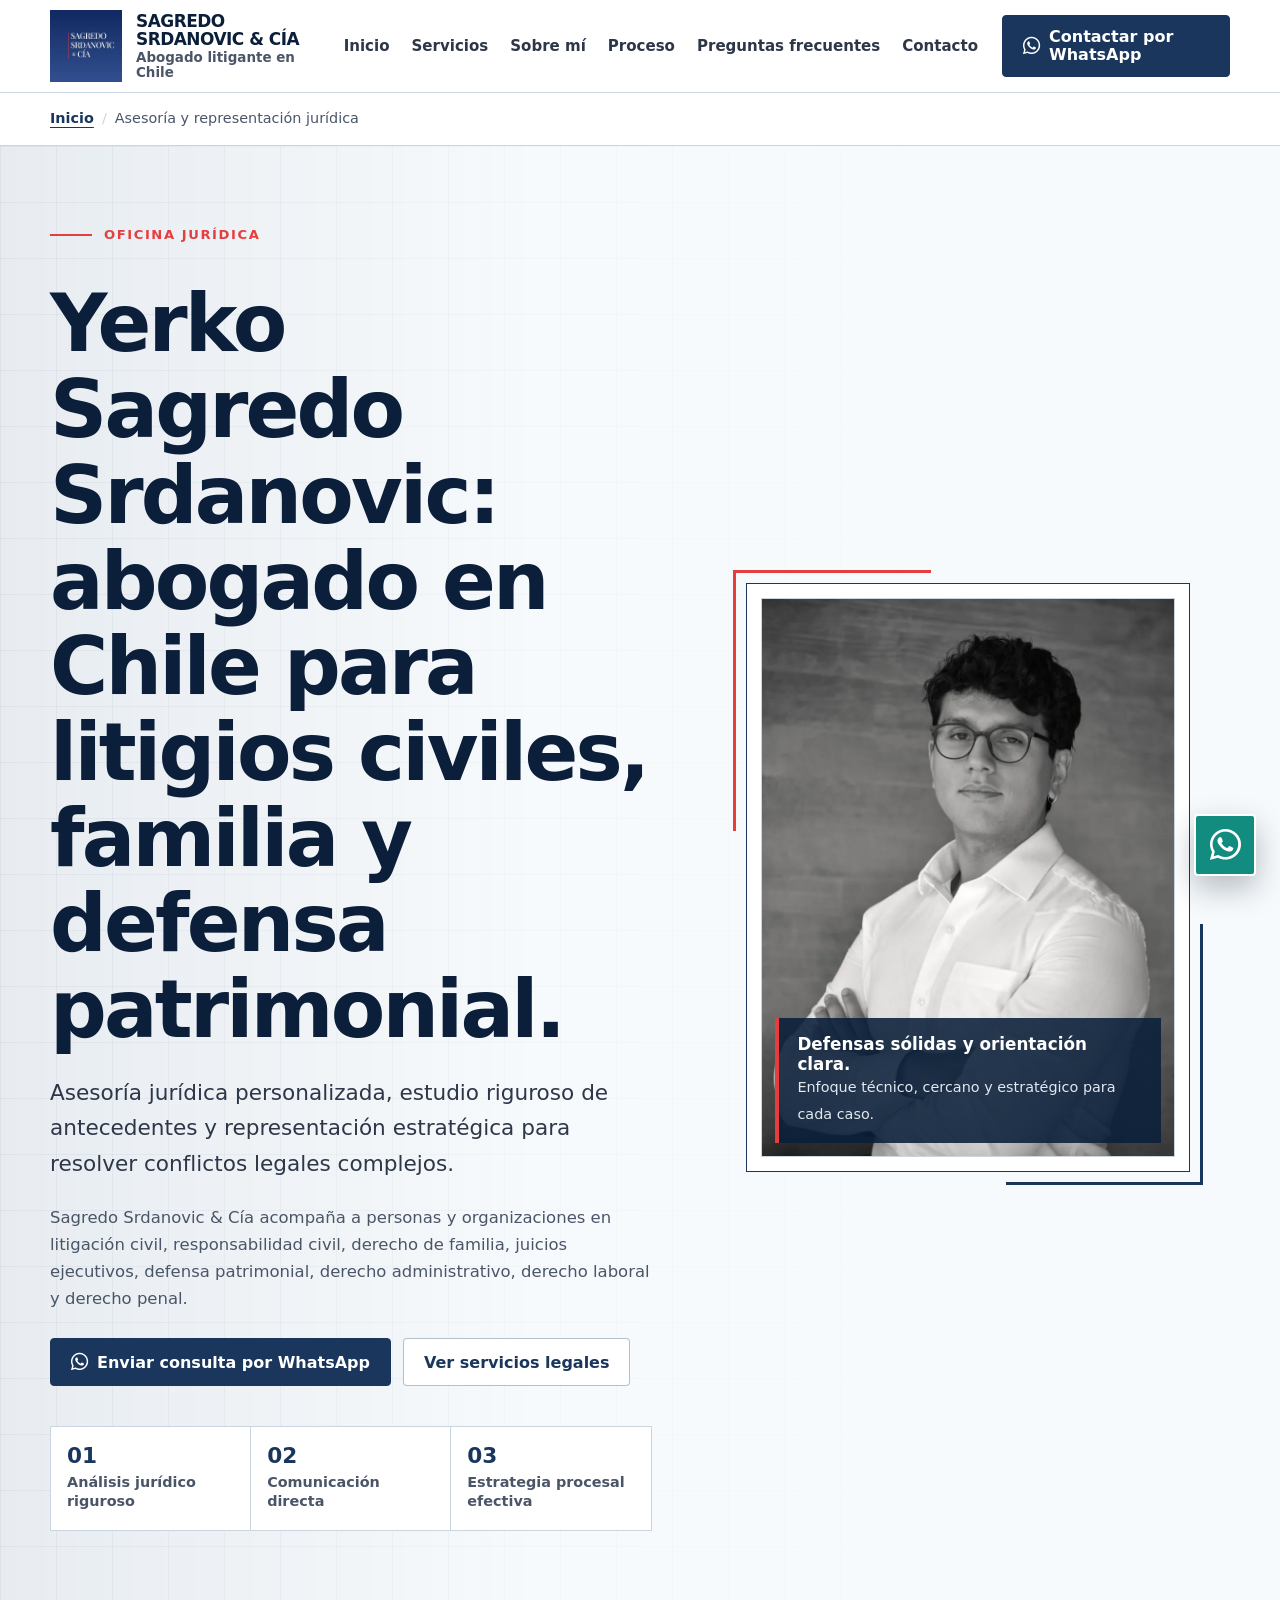
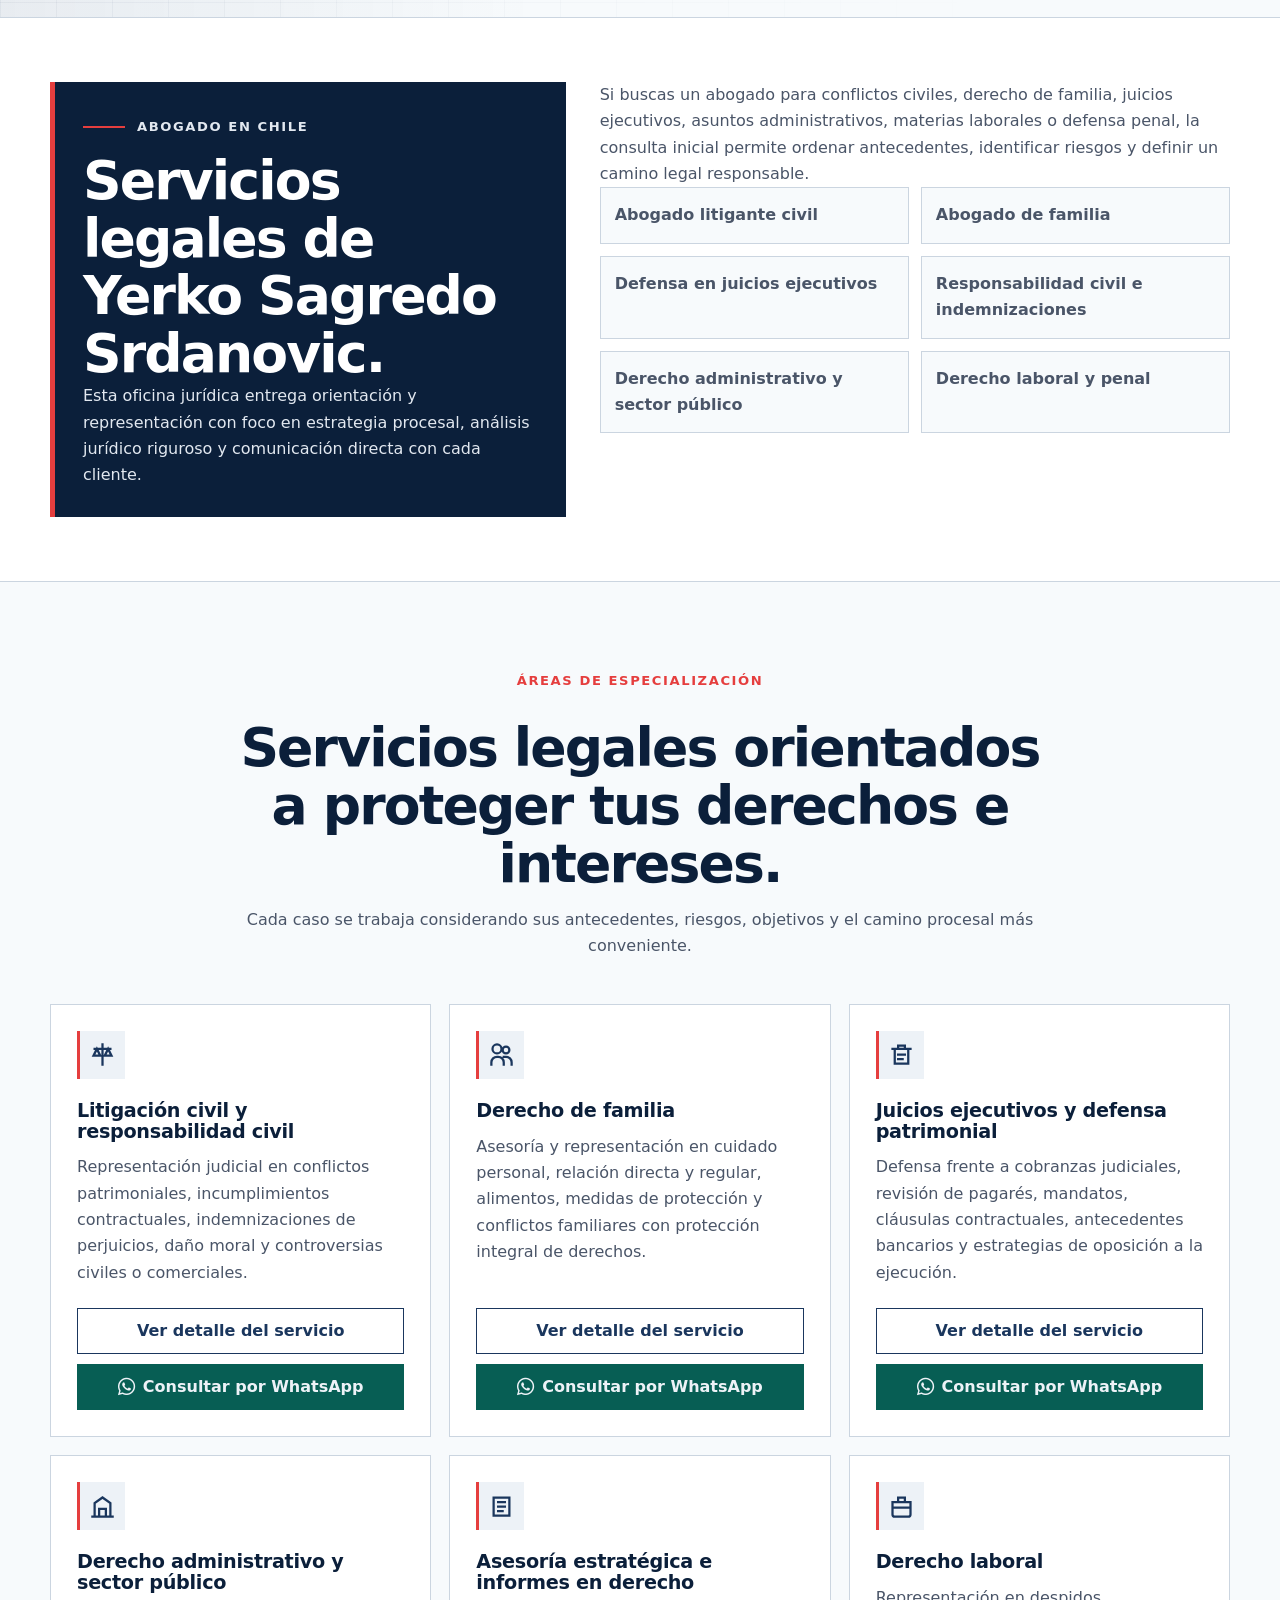
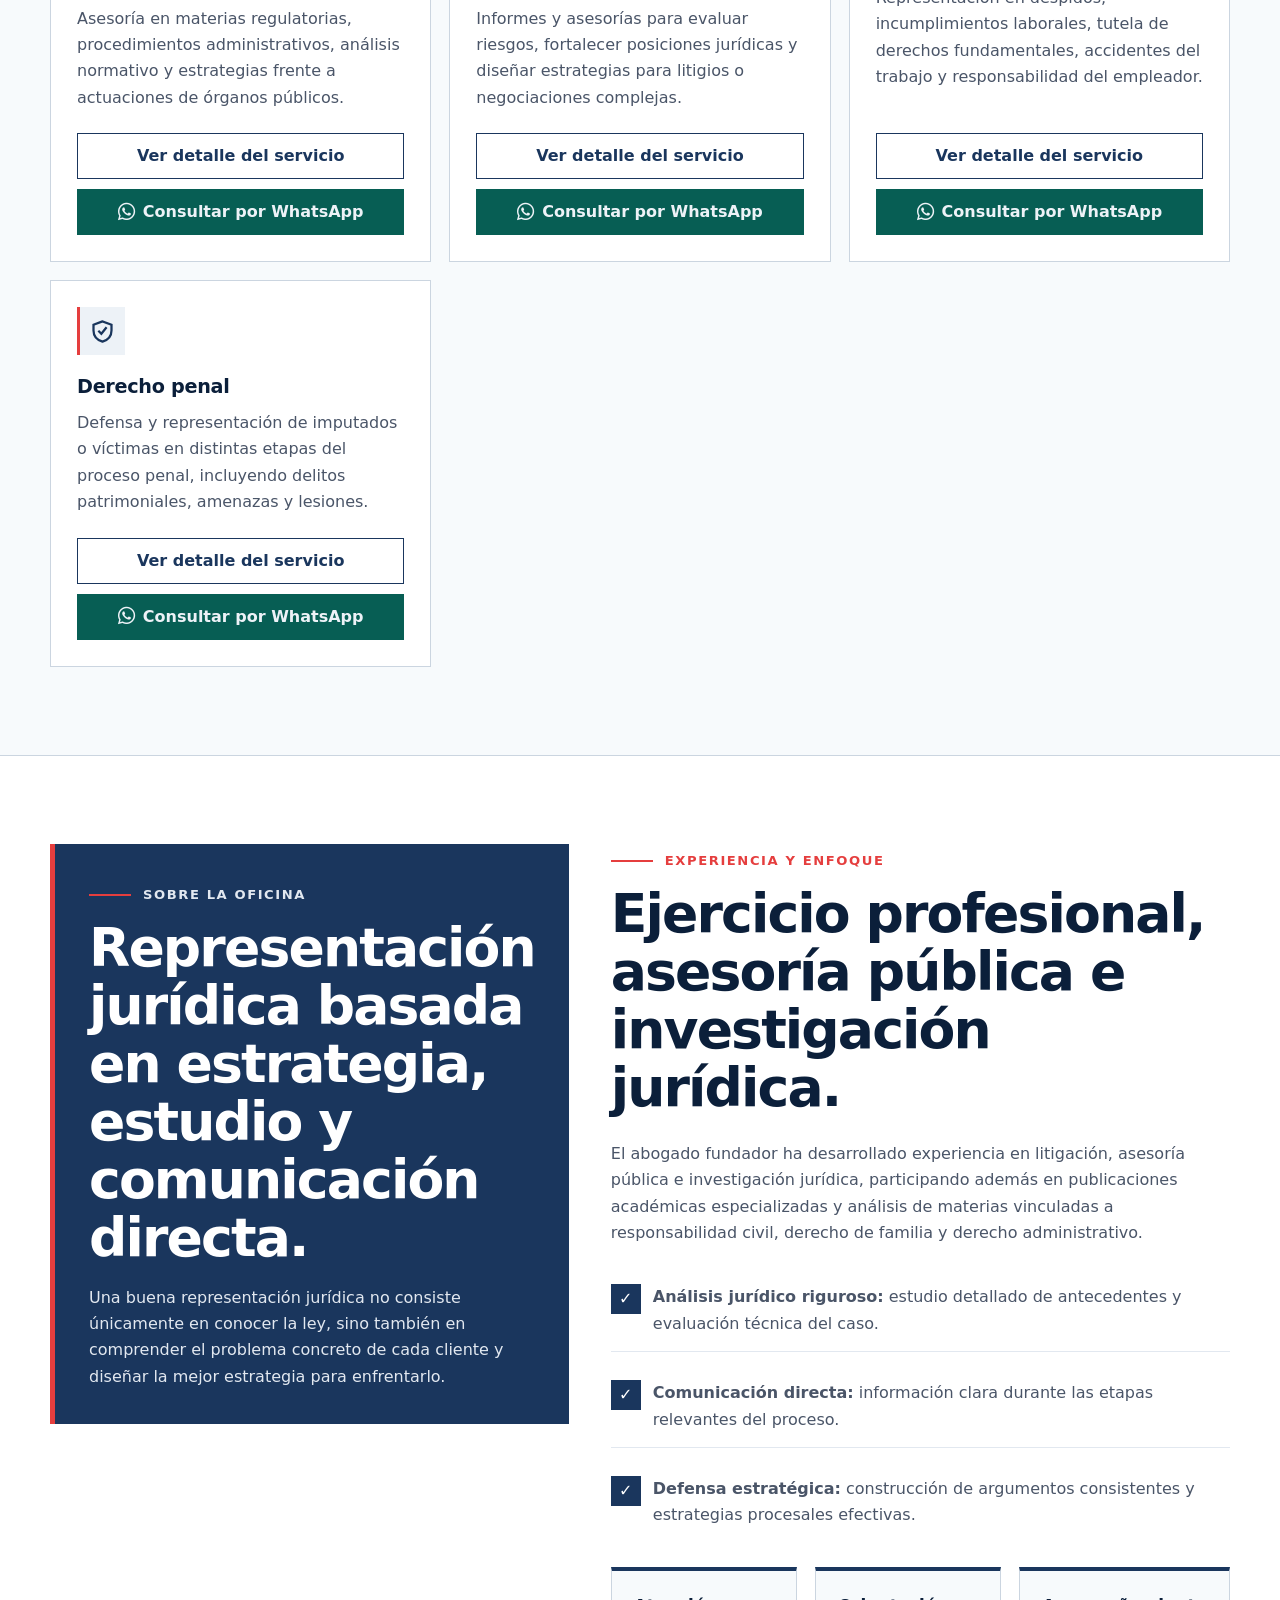
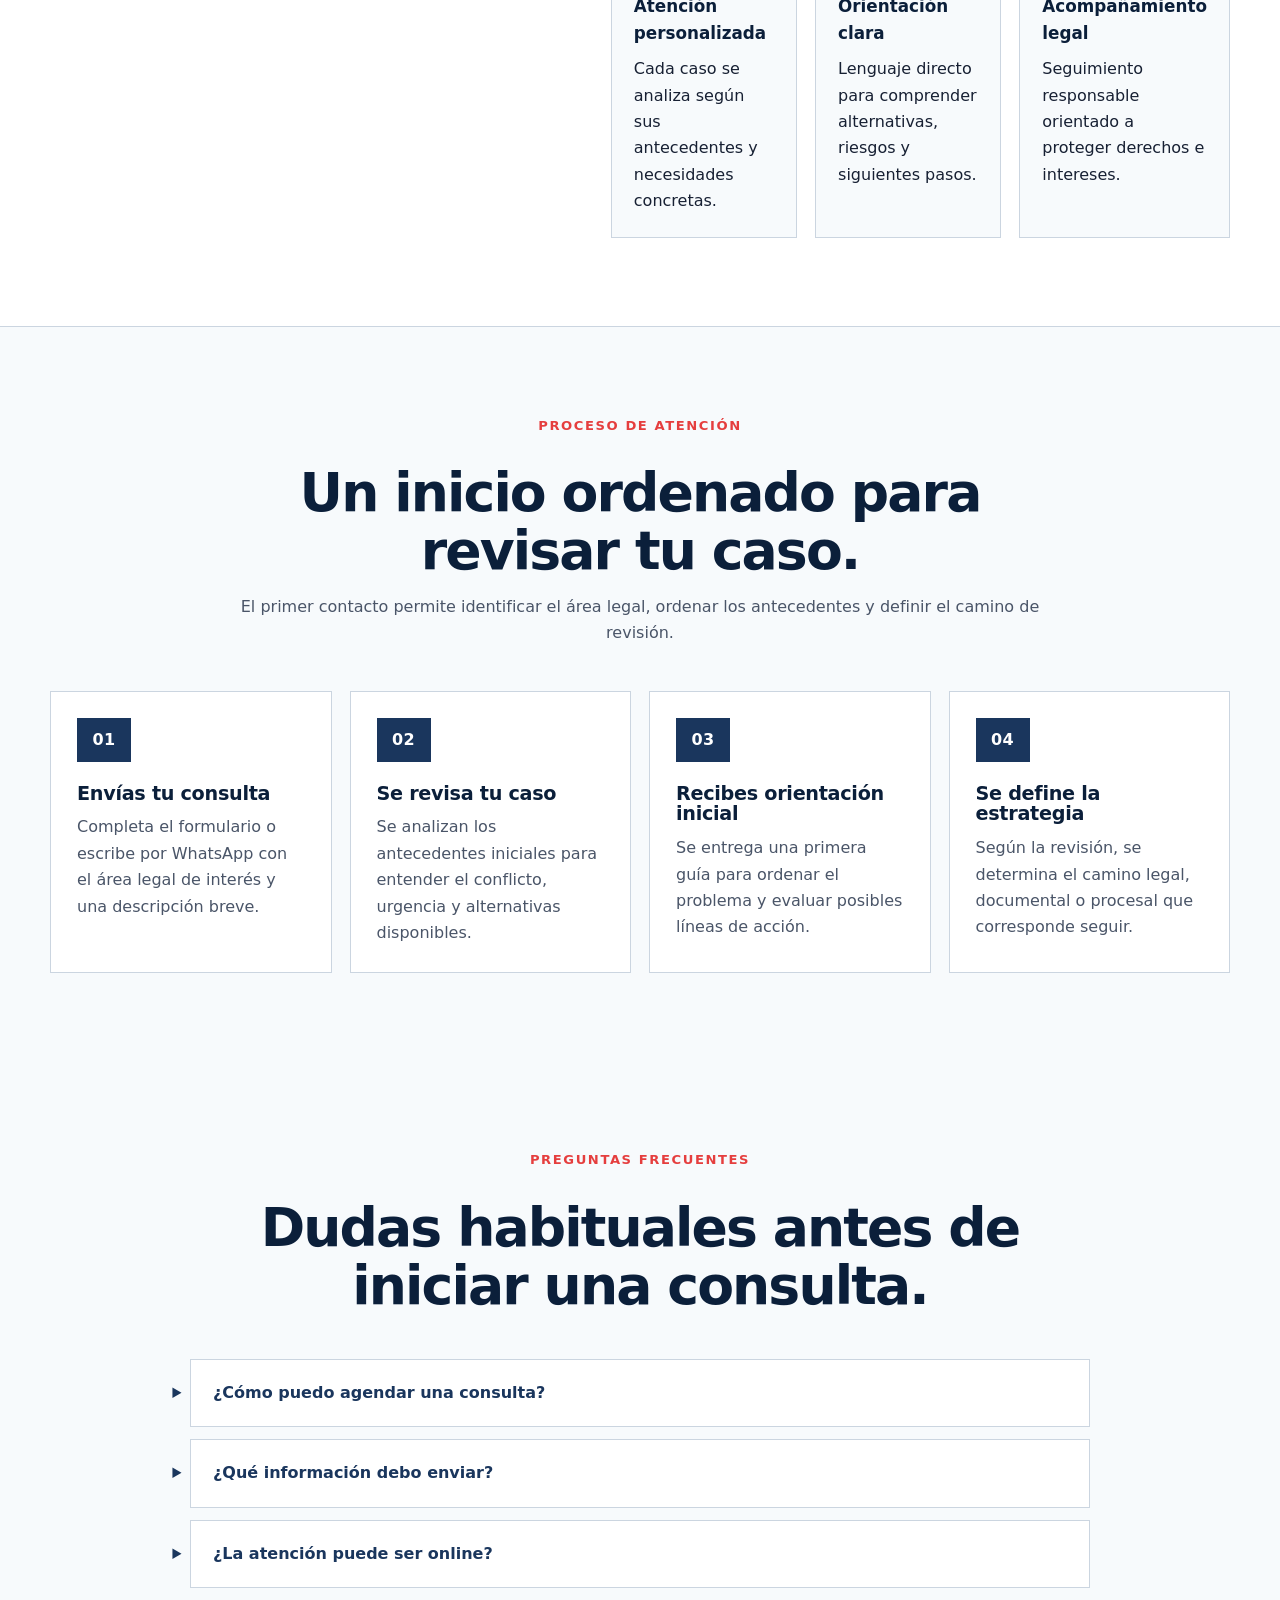
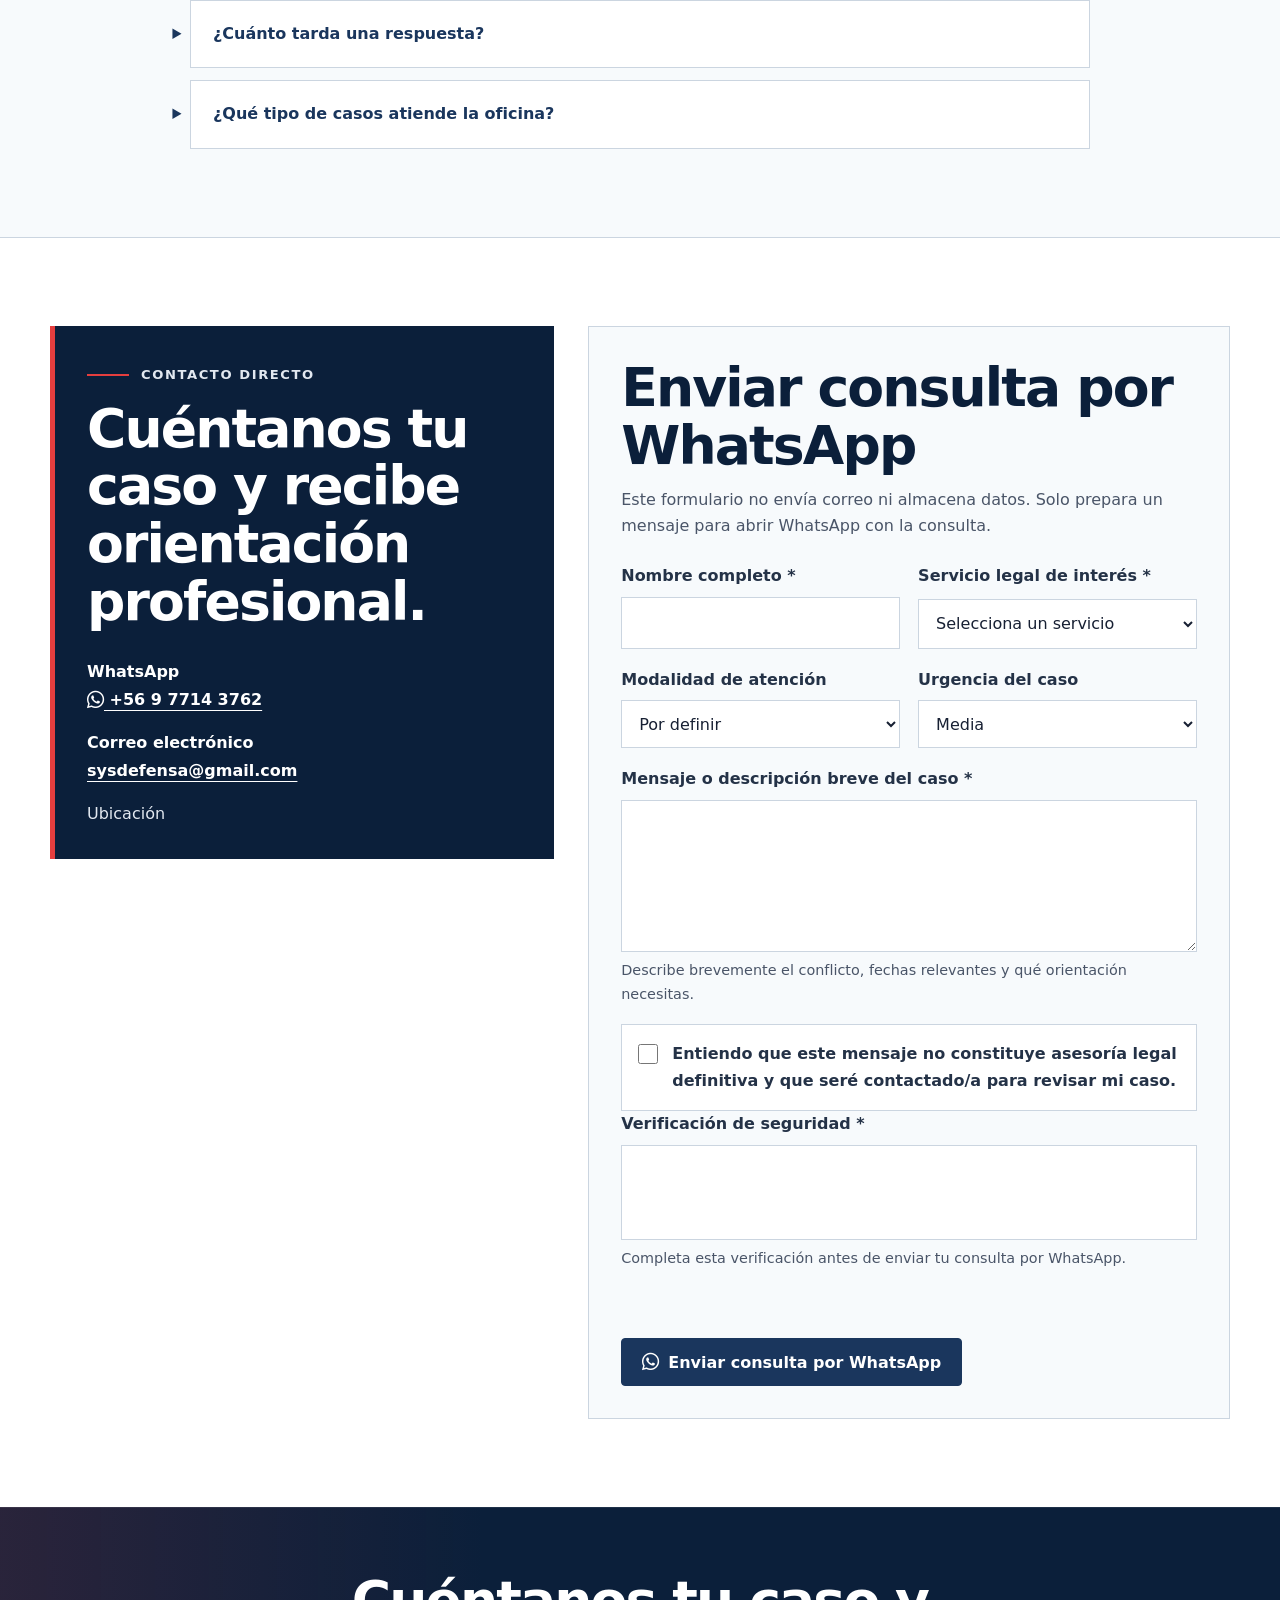
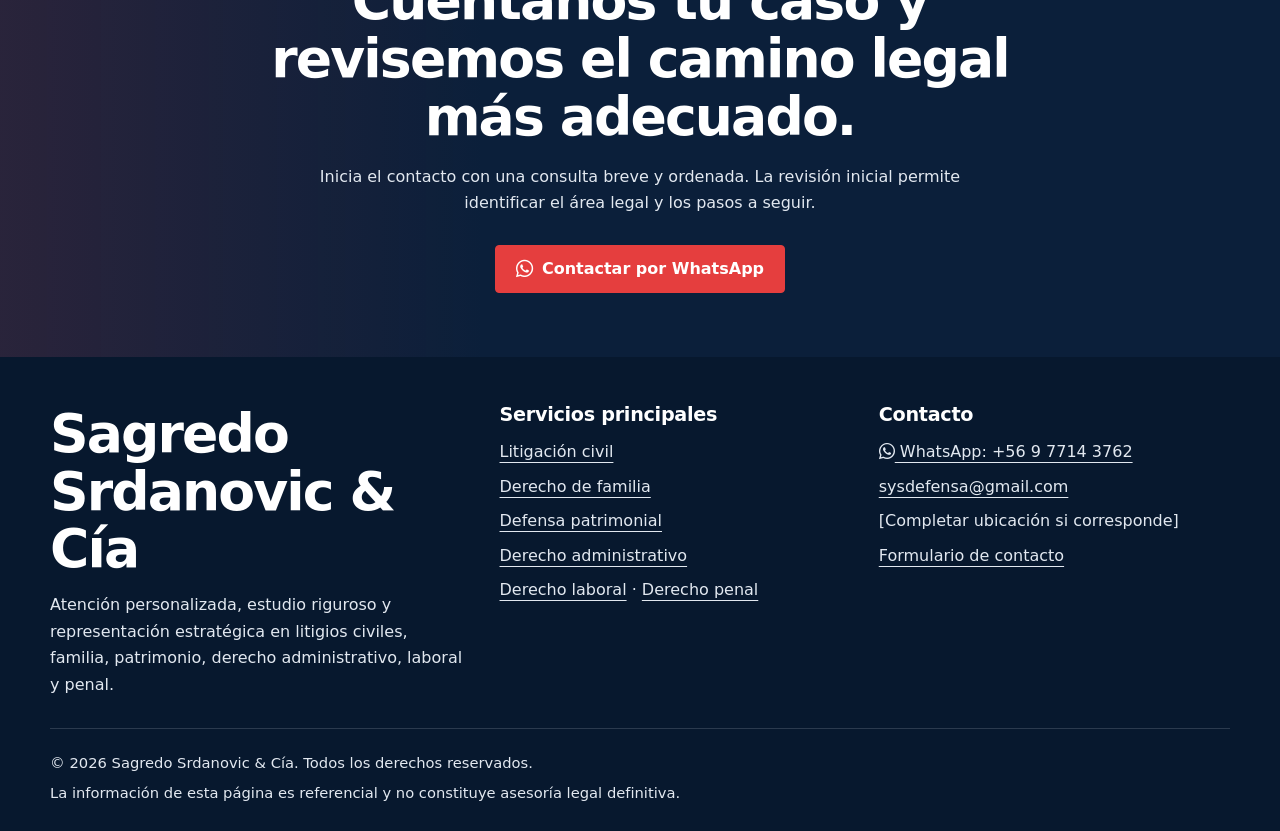
<file: index.html>
<!DOCTYPE html>
<html lang="es-CL"><head>
  <meta charset="UTF-8">
  <meta name="viewport" content="width=device-width, initial-scale=1.0">

  <title>Abogado en Chile | Litigios civiles, familia y defensa patrimonial | Yerko Sagredo Srdanovic</title>
  <meta name="description" content="Abogado en Chile para litigios civiles, derecho de familia, juicios ejecutivos, defensa patrimonial, derecho administrativo, laboral y penal.">
  <meta name="keywords" content="abogado en Chile, Yerko Sagredo Srdanovic, Sagredo Srdanovic, litigación civil, derecho de familia, juicios ejecutivos, defensa patrimonial, derecho administrativo, derecho laboral, derecho penal">
  <meta name="author" content="Yerko Sagredo Srdanovic">
  <meta name="robots" content="index, follow, max-image-preview:large, max-snippet:-1, max-video-preview:-1">
  <meta name="googlebot" content="index, follow, max-image-preview:large, max-snippet:-1, max-video-preview:-1">
  <meta name="format-detection" content="telephone=yes">
  <meta name="theme-color" content="#1A365D">
  <meta name="color-scheme" content="light">
  <!-- Search Console: reemplazar el contenido cuando Google entregue el código de verificación. -->
  <!-- <meta name="google-site-verification" content="PEGAR_CODIGO_DE_SEARCH_CONSOLE" /> -->

  <link rel="canonical" href="https://www.sagredosrdanovic.cl/">
  <link rel="alternate" hreflang="es-cl" href="https://www.sagredosrdanovic.cl/">
  <link rel="alternate" hreflang="x-default" href="https://www.sagredosrdanovic.cl/">
  <link rel="profile" href="https://gmpg.org/xfn/11">
  <link rel="manifest" href="/site.webmanifest">
  <link rel="icon" href="/favicon.ico" sizes="any">
  <link rel="icon" href="/favicon.svg" type="image/svg+xml">
  <link rel="apple-touch-icon" href="/assets/apple-touch-icon.png">
  <link rel="preload" as="image" href="/assets/foto-abogado-yerko-sagredo-srdanovic.webp" type="image/webp" fetchpriority="high">
  <link rel="preconnect" href="https://cdn.jsdelivr.net" crossorigin="">
  <link rel="preconnect" href="https://challenges.cloudflare.com" crossorigin="">
  <link rel="dns-prefetch" href="//cdn.jsdelivr.net">
  <link rel="dns-prefetch" href="//challenges.cloudflare.com">

  <meta property="og:locale" content="es_CL">
  <meta property="og:type" content="website">
  <meta property="og:site_name" content="Sagredo Srdanovic &amp; Cía">
  <meta property="og:title" content="Abogado en Chile | Litigios civiles, familia y defensa patrimonial | Yerko Sagredo Srdanovic">
  <meta property="og:description" content="Abogado en Chile para litigios civiles, derecho de familia, juicios ejecutivos, defensa patrimonial, derecho administrativo, laboral y penal.">
  <meta property="og:url" content="https://www.sagredosrdanovic.cl/">
  <meta property="og:image" content="https://www.sagredosrdanovic.cl/assets/og-yerko-sagredo-srdanovic.jpg">
  <meta property="og:image:secure_url" content="https://www.sagredosrdanovic.cl/assets/og-yerko-sagredo-srdanovic.jpg">
  <meta property="og:image:width" content="1200">
  <meta property="og:image:height" content="630">
  <meta property="og:image:alt" content="Retrato profesional de Yerko Sagredo Srdanovic y logo de Sagredo Srdanovic &amp; Cía">
  <meta property="og:updated_time" content="2026-06-05T00:00:00-04:00">

  <meta name="twitter:card" content="summary_large_image">
  <meta name="twitter:title" content="Abogado en Chile | Litigios civiles, familia y defensa patrimonial | Yerko Sagredo Srdanovic">
  <meta name="twitter:description" content="Abogado en Chile para litigios civiles, derecho de familia, juicios ejecutivos, defensa patrimonial, derecho administrativo, laboral y penal.">
  <meta name="twitter:image" content="https://www.sagredosrdanovic.cl/assets/og-yerko-sagredo-srdanovic.jpg">
  <meta name="twitter:image:alt" content="Retrato profesional de Yerko Sagredo Srdanovic y logo de Sagredo Srdanovic &amp; Cía">

  <script type="application/ld+json">
{
  "@context": "https://schema.org",
  "@graph": [
    {
      "@type": "LegalService",
      "@id": "https://www.sagredosrdanovic.cl/#legalservice",
      "name": "Sagredo Srdanovic & Cía",
      "alternateName": [
        "Yerko Sagredo Srdanovic",
        "Sagredo Srdanovic y Compañía"
      ],
      "url": "https://www.sagredosrdanovic.cl/",
      "logo": "https://www.sagredosrdanovic.cl/assets/logo-sagredo-srdanovic-cia.png",
      "image": "https://www.sagredosrdanovic.cl/assets/og-yerko-sagredo-srdanovic.jpg",
      "telephone": "+56 9 7714 3762",
      "email": "sysdefensa@gmail.com",
      "priceRange": "$$",
      "areaServed": {
        "@type": "Country",
        "name": "Chile"
      },
      "availableLanguage": [
        "es-CL",
        "Spanish"
      ],
      "contactPoint": {
        "@type": "ContactPoint",
        "telephone": "+56 9 7714 3762",
        "contactType": "consultas legales",
        "areaServed": "CL",
        "availableLanguage": [
          "Spanish"
        ]
      },
      "knowsAbout": [
        "Litigación civil y responsabilidad civil",
        "Derecho de familia",
        "Juicios ejecutivos y defensa patrimonial",
        "Derecho administrativo y sector público",
        "Asesoría estratégica e informes en derecho",
        "Derecho laboral",
        "Derecho penal"
      ]
    },
    {
      "@type": "Person",
      "@id": "https://www.sagredosrdanovic.cl/#yerko-sagredo-srdanovic",
      "name": "Yerko Sagredo Srdanovic",
      "jobTitle": "Abogado",
      "worksFor": {
        "@id": "https://www.sagredosrdanovic.cl/#legalservice"
      },
      "image": "https://www.sagredosrdanovic.cl/assets/foto-abogado-yerko-sagredo-srdanovic.webp",
      "url": "https://www.sagredosrdanovic.cl/",
      "email": "sysdefensa@gmail.com",
      "telephone": "+56 9 7714 3762",
      "knowsAbout": [
        "Litigación civil",
        "Responsabilidad civil",
        "Derecho de familia",
        "Derecho administrativo",
        "Derecho laboral",
        "Derecho penal",
        "Juicios ejecutivos"
      ]
    },
    {
      "@type": "WebSite",
      "@id": "https://www.sagredosrdanovic.cl/#website",
      "url": "https://www.sagredosrdanovic.cl/",
      "name": "Sagredo Srdanovic & Cía",
      "inLanguage": "es-CL",
      "publisher": {
        "@id": "https://www.sagredosrdanovic.cl/#legalservice"
      }
    },
    {
      "@type": "WebPage",
      "@id": "https://www.sagredosrdanovic.cl/#webpage",
      "url": "https://www.sagredosrdanovic.cl/",
      "name": "Abogado en Chile | Litigios civiles, familia y defensa patrimonial | Yerko Sagredo Srdanovic",
      "description": "Abogado en Chile para litigios civiles, derecho de familia, juicios ejecutivos, defensa patrimonial, derecho administrativo, laboral y penal.",
      "isPartOf": {
        "@id": "https://www.sagredosrdanovic.cl/#website"
      },
      "about": {
        "@id": "https://www.sagredosrdanovic.cl/#legalservice"
      },
      "primaryImageOfPage": {
        "@type": "ImageObject",
        "url": "https://www.sagredosrdanovic.cl/assets/og-yerko-sagredo-srdanovic.jpg",
        "width": 1200,
        "height": 630
      },
      "dateModified": "2026-06-05",
      "inLanguage": "es-CL"
    },
    {
      "@type": "BreadcrumbList",
      "@id": "https://www.sagredosrdanovic.cl/#breadcrumb",
      "itemListElement": [
        {
          "@type": "ListItem",
          "position": 1,
          "name": "Inicio",
          "item": "https://www.sagredosrdanovic.cl/"
        }
      ]
    },
    {
      "@type": "ItemList",
      "@id": "https://www.sagredosrdanovic.cl/#servicios",
      "name": "Servicios legales de Yerko Sagredo Srdanovic",
      "itemListElement": [
        {
          "@type": "ListItem",
          "position": 1,
          "url": "https://www.sagredosrdanovic.cl/litigacion-civil-responsabilidad-civil.html",
          "name": "Litigación civil y responsabilidad civil",
          "description": "Representación judicial en conflictos patrimoniales, incumplimientos contractuales, indemnizaciones de perjuicios, daño moral y controversias civiles o comerciales."
        },
        {
          "@type": "ListItem",
          "position": 2,
          "url": "https://www.sagredosrdanovic.cl/derecho-familia.html",
          "name": "Derecho de familia",
          "description": "Asesoría y representación en cuidado personal, relación directa y regular, alimentos, medidas de protección y conflictos familiares con protección integral de derechos."
        },
        {
          "@type": "ListItem",
          "position": 3,
          "url": "https://www.sagredosrdanovic.cl/juicios-ejecutivos-defensa-patrimonial.html",
          "name": "Juicios ejecutivos y defensa patrimonial",
          "description": "Defensa frente a cobranzas judiciales, revisión de pagarés, mandatos, cláusulas contractuales, antecedentes bancarios y estrategias de oposición a la ejecución."
        },
        {
          "@type": "ListItem",
          "position": 4,
          "url": "https://www.sagredosrdanovic.cl/derecho-administrativo-sector-publico.html",
          "name": "Derecho administrativo y sector público",
          "description": "Asesoría en materias regulatorias, procedimientos administrativos, análisis normativo y estrategias frente a actuaciones de órganos públicos."
        },
        {
          "@type": "ListItem",
          "position": 5,
          "url": "https://www.sagredosrdanovic.cl/asesoria-estrategica-informes-en-derecho.html",
          "name": "Asesoría estratégica e informes en derecho",
          "description": "Informes y asesorías para evaluar riesgos, fortalecer posiciones jurídicas y diseñar estrategias para litigios o negociaciones complejas."
        },
        {
          "@type": "ListItem",
          "position": 6,
          "url": "https://www.sagredosrdanovic.cl/derecho-laboral.html",
          "name": "Derecho laboral",
          "description": "Representación en despidos, incumplimientos laborales, tutela de derechos fundamentales, accidentes del trabajo y responsabilidad del empleador."
        },
        {
          "@type": "ListItem",
          "position": 7,
          "url": "https://www.sagredosrdanovic.cl/derecho-penal.html",
          "name": "Derecho penal",
          "description": "Defensa y representación de imputados o víctimas en distintas etapas del proceso penal, incluyendo delitos patrimoniales, amenazas y lesiones."
        }
      ]
    },
    {
      "@type": "FAQPage",
      "@id": "https://www.sagredosrdanovic.cl/#faq",
      "mainEntity": [
        {
          "@type": "Question",
          "name": "¿Cómo puedo agendar una consulta?",
          "acceptedAnswer": {
            "@type": "Answer",
            "text": "Puedes enviar tu consulta mediante el formulario de WhatsApp de esta página, indicando tu nombre, área legal de interés y una breve descripción del caso."
          }
        },
        {
          "@type": "Question",
          "name": "¿Qué información debo enviar?",
          "acceptedAnswer": {
            "@type": "Answer",
            "text": "Indica el tipo de conflicto, fechas relevantes, documentos disponibles y qué resultado necesitas obtener. Evita enviar documentos sensibles hasta coordinar directamente la revisión del caso."
          }
        },
        {
          "@type": "Question",
          "name": "¿La atención puede ser online?",
          "acceptedAnswer": {
            "@type": "Answer",
            "text": "El formulario permite seleccionar modalidad online, presencial o por definir. La modalidad final se coordina directamente según el caso y la disponibilidad."
          }
        },
        {
          "@type": "Question",
          "name": "¿Cuánto tarda una respuesta?",
          "acceptedAnswer": {
            "@type": "Answer",
            "text": "El documento base no indica un plazo específico de respuesta. Ese dato puede completarse si la oficina define un tiempo de contacto comprometido."
          }
        },
        {
          "@type": "Question",
          "name": "¿Qué tipo de casos atiende la oficina?",
          "acceptedAnswer": {
            "@type": "Answer",
            "text": "La oficina atiende litigación civil, responsabilidad civil, derecho de familia, juicios ejecutivos, defensa patrimonial, derecho administrativo, asesoría estratégica, derecho laboral y derecho penal."
          }
        }
      ]
    }
  ]
}
  </script>

  <link rel="stylesheet" href="https://cdn.jsdelivr.net/npm/bootstrap-icons@1.11.3/font/bootstrap-icons.min.css">
  <script src="https://challenges.cloudflare.com/turnstile/v0/api.js" async="" defer=""></script>

  <style>
    :root {
      --primary: #1A365D;
      --primary-900: #0B1F3A;
      --primary-800: #132E52;
      --secondary: #E53E3E;
      --secondary-700: #B91C1C;
      --tertiary: #3182CE;
      --neutral: #F7FAFC;
      --neutral-100: #EDF2F7;
      --neutral-200: #E2E8F0;
      --border: #CBD5E0;
      --text: #172033;
      --muted: #4A5568;
      --white: #FFFFFF;
      --black: #0A0F1A;
      --error: #B91C1C;
      --success: #166534;

      --font-heading: "Montserrat", "Aptos Display", "Segoe UI", system-ui, sans-serif;
      --font-body: "Inter", "Aptos", "Segoe UI", system-ui, sans-serif;

      --container: 1180px;
      --radius: 4px;
      --header-height: 92px;
    }

    * {
      box-sizing: border-box;
    }

    html {
      scroll-behavior: smooth;
    }

    @media (prefers-reduced-motion: reduce) {
      html {
        scroll-behavior: auto;
      }

      *,
      *::before,
      *::after {
        scroll-behavior: auto !important;
        transition: none !important;
      }
    }

    body {
      margin: 0;
      font-family: var(--font-body);
      color: var(--text);
      background: var(--neutral);
      line-height: 1.65;
      -webkit-font-smoothing: antialiased;
      text-rendering: optimizeLegibility;
    }

    body.menu-open {
      overflow: hidden;
    }

    img,
    svg {
      display: block;
      max-width: 100%;
    }

    a {
      color: inherit;
    }

    button,
    input,
    select,
    textarea {
      font: inherit;
    }

    :focus-visible {
      outline: 3px solid var(--tertiary);
      outline-offset: 3px;
    }

    .sr-only {
      position: absolute;
      width: 1px;
      height: 1px;
      padding: 0;
      margin: -1px;
      overflow: hidden;
      clip: rect(0, 0, 0, 0);
      white-space: nowrap;
      border: 0;
    }

    .skip-link {
      position: absolute;
      top: -80px;
      left: 16px;
      z-index: 999;
      padding: 10px 14px;
      background: var(--primary);
      color: var(--white);
      font-weight: 800;
      text-decoration: none;
      border-radius: var(--radius);
    }

    .skip-link:focus {
      top: 16px;
    }

    .container {
      width: min(100% - 32px, var(--container));
      margin-inline: auto;
    }

    .section {
      padding: 88px 0;
      scroll-margin-top: calc(var(--header-height) + 24px);
    }

    .section-compact {
      padding: 64px 0;
      scroll-margin-top: calc(var(--header-height) + 24px);
    }

    .eyebrow {
      display: inline-flex;
      align-items: center;
      gap: 12px;
      margin: 0 0 14px;
      color: var(--secondary);
      font-size: 0.82rem;
      font-weight: 900;
      letter-spacing: 0.12em;
      text-transform: uppercase;
    }

    .eyebrow::before {
      content: "";
      width: 42px;
      height: 2px;
      background: var(--secondary);
    }

    h1,
    h2,
    h3 {
      margin: 0;
      font-family: var(--font-heading);
      color: var(--primary-900);
      line-height: 1.08;
      letter-spacing: -0.035em;
    }

    h1 {
      max-width: 760px;
      font-size: clamp(2.5rem, 6.2vw, 5.15rem);
    }

    h2 {
      font-size: clamp(2rem, 4.2vw, 3.35rem);
    }

    h3 {
      font-size: 1.2rem;
      letter-spacing: -0.015em;
    }

    p {
      margin: 0;
    }

    .lead {
      color: #2D3748;
      font-size: clamp(1.08rem, 2vw, 1.35rem);
    }

    .muted {
      color: var(--muted);
    }

    .site-header {
      position: sticky;
      top: 0;
      z-index: 60;
      min-height: var(--header-height);
      background: rgba(255, 255, 255, 0.95);
      border-bottom: 1px solid rgba(203, 213, 224, 0.95);
      backdrop-filter: blur(12px);
    }

    .header-inner {
      min-height: var(--header-height);
      display: flex;
      align-items: center;
      justify-content: space-between;
      gap: 24px;
    }

    .brand {
      display: inline-flex;
      align-items: center;
      gap: 14px;
      min-width: 0;
      text-decoration: none;
      color: var(--primary);
    }

    .brand-logo {
      width: 72px;
      height: 72px;
      flex: 0 0 72px;
      object-fit: contain;
      background: var(--primary);
    }

    .brand-copy {
      display: grid;
      gap: 2px;
      line-height: 1.1;
    }

    .brand-name {
      font-family: var(--font-heading);
      font-weight: 900;
      letter-spacing: -0.03em;
      color: var(--primary-900);
      font-size: 1.06rem;
      text-transform: uppercase;
    }

    .brand-subtitle {
      color: var(--muted);
      font-size: 0.84rem;
      font-weight: 700;
    }

    .main-nav {
      display: flex;
      align-items: center;
      justify-content: center;
      gap: 22px;
    }

    .main-nav a {
      color: #2D3748;
      font-size: 0.94rem;
      font-weight: 800;
      text-decoration: none;
      white-space: nowrap;
    }

    .main-nav a:hover {
      color: var(--primary);
      text-decoration: underline;
      text-decoration-thickness: 2px;
      text-underline-offset: 7px;
    }

    .header-actions {
      display: flex;
      align-items: center;
      gap: 12px;
    }

    .menu-toggle {
      display: none;
      width: 48px;
      height: 48px;
      padding: 0;
      border: 1px solid var(--border);
      background: var(--white);
      color: var(--primary);
      border-radius: var(--radius);
      cursor: pointer;
    }

    .menu-toggle svg {
      margin: auto;
    }

    .btn {
      display: inline-flex;
      align-items: center;
      justify-content: center;
      gap: 9px;
      min-height: 48px;
      padding: 12px 20px;
      border: 1px solid transparent;
      border-radius: var(--radius);
      font-weight: 900;
      line-height: 1.1;
      text-decoration: none;
      cursor: pointer;
      transition: background 0.18s ease, border-color 0.18s ease, color 0.18s ease, transform 0.18s ease;
    }

    .btn:hover {
      transform: translateY(-1px);
    }

    .btn i,
    .service-link i,
    .contact-list i {
      font-size: 1.08em;
      line-height: 1;
      flex: 0 0 auto;
    }

    .btn-primary {
      color: var(--white);
      background: var(--primary);
      border-color: var(--primary);
    }

    .btn-primary:hover {
      background: var(--primary-900);
      border-color: var(--primary-900);
    }

    .btn-secondary {
      color: var(--primary);
      background: var(--white);
      border-color: rgba(26, 54, 93, 0.32);
    }

    .btn-secondary:hover {
      border-color: var(--primary);
      background: var(--neutral);
    }

    .btn-red {
      color: var(--white);
      background: var(--secondary);
      border-color: var(--secondary);
    }

    .btn-red:hover {
      background: var(--secondary-700);
      border-color: var(--secondary-700);
    }

    .hero {
      position: relative;
      overflow: hidden;
      padding: 78px 0 86px;
      background:
        linear-gradient(90deg, rgba(26, 54, 93, 0.07), transparent 42%),
        var(--neutral);
      border-bottom: 1px solid var(--border);
    }

    .hero::before {
      content: "";
      position: absolute;
      inset: 0;
      background-image:
        linear-gradient(rgba(26, 54, 93, 0.055) 1px, transparent 1px),
        linear-gradient(90deg, rgba(26, 54, 93, 0.055) 1px, transparent 1px);
      background-size: 56px 56px;
      mask-image: linear-gradient(90deg, rgba(0, 0, 0, 0.9), transparent 78%);
      pointer-events: none;
    }

    .hero-grid {
      position: relative;
      z-index: 1;
      display: grid;
      grid-template-columns: 1.07fr 0.93fr;
      gap: 54px;
      align-items: center;
    }

    .hero-copy {
      display: grid;
      gap: 22px;
    }

    .hero-description {
      max-width: 680px;
      color: var(--muted);
      font-size: 1.03rem;
    }

    .hero-actions {
      display: flex;
      flex-wrap: wrap;
      gap: 12px;
      margin-top: 4px;
    }

    .hero-proof {
      display: grid;
      grid-template-columns: repeat(3, 1fr);
      gap: 0;
      margin: 18px 0 0;
      padding: 0;
      list-style: none;
      border: 1px solid var(--border);
      background: var(--white);
    }

    .hero-proof li {
      padding: 18px 16px;
      border-right: 1px solid var(--border);
    }

    .hero-proof li:last-child {
      border-right: 0;
    }

    .hero-proof strong {
      display: block;
      color: var(--primary);
      font-family: var(--font-heading);
      font-size: 1.35rem;
      line-height: 1;
      margin-bottom: 6px;
    }

    .hero-proof span {
      display: block;
      color: var(--muted);
      font-size: 0.9rem;
      font-weight: 700;
      line-height: 1.35;
    }

    .hero-media {
      position: relative;
      border: 1px solid var(--primary);
      background: var(--white);
      padding: 14px;
    }

    .hero-media::before {
      content: "";
      position: absolute;
      top: -14px;
      left: -14px;
      width: 44%;
      height: 44%;
      border-top: 3px solid var(--secondary);
      border-left: 3px solid var(--secondary);
      pointer-events: none;
    }

    .hero-media::after {
      content: "";
      position: absolute;
      right: -14px;
      bottom: -14px;
      width: 44%;
      height: 44%;
      border-right: 3px solid var(--primary);
      border-bottom: 3px solid var(--primary);
      pointer-events: none;
    }

    .hero-photo {
      width: 100%;
      height: auto;
      border: 1px solid var(--border);
      background: var(--neutral-100);
    }

    .photo-caption {
      position: absolute;
      left: 28px;
      right: 28px;
      bottom: 28px;
      padding: 16px 18px;
      color: var(--white);
      background: rgba(11, 31, 58, 0.88);
      border-left: 4px solid var(--secondary);
    }

    .photo-caption strong {
      display: block;
      font-family: var(--font-heading);
      font-size: 1.05rem;
      line-height: 1.2;
    }

    .photo-caption span {
      color: var(--neutral-200);
      font-size: 0.9rem;
    }

    .section-heading {
      display: grid;
      gap: 14px;
      max-width: 820px;
      margin-bottom: 44px;
    }

    .section-heading.center {
      margin-inline: auto;
      text-align: center;
    }

    .section-heading.center .eyebrow {
      justify-content: center;
    }

    .section-heading.center .eyebrow::before {
      display: none;
    }

    .service-grid {
      display: grid;
      grid-template-columns: repeat(3, 1fr);
      gap: 18px;
    }

    .service-card {
      display: flex;
      min-height: 100%;
      flex-direction: column;
      padding: 26px;
      background: var(--white);
      border: 1px solid var(--border);
    }

    .service-card:hover {
      border-color: var(--primary);
    }

    .service-icon {
      width: 48px;
      height: 48px;
      display: grid;
      place-items: center;
      margin-bottom: 22px;
      color: var(--primary);
      background: var(--neutral-100);
      border-left: 3px solid var(--secondary);
    }

    .service-card h3 {
      margin-bottom: 12px;
    }

    .service-card p {
      color: var(--muted);
      margin-bottom: 22px;
    }

    .service-card .service-link {
      display: inline-flex;
      align-items: center;
      gap: 8px;
      margin-top: auto;
      align-self: flex-start;
      color: var(--neutral-100);
      font-weight: 900;
      text-decoration-thickness: 2px;
      text-underline-offset: 5px;
    }

    .about {
      background: var(--white);
      border-top: 1px solid var(--border);
      border-bottom: 1px solid var(--border);
    }

    .about-grid {
      display: grid;
      grid-template-columns: 0.9fr 1.1fr;
      gap: 42px;
      align-items: start;
    }

    .about-panel {
      padding: 34px;
      color: var(--white);
      background: var(--primary);
      border-left: 5px solid var(--secondary);
    }

    .about-panel h2 {
      color: var(--white);
      margin-bottom: 18px;
    }

    .about-panel p {
      color: var(--neutral-200);
    }

    .about-content {
      display: grid;
      gap: 24px;
    }

    .feature-list {
      display: grid;
      gap: 14px;
      margin: 0;
      padding: 0;
      list-style: none;
    }

    .feature-list li {
      display: grid;
      grid-template-columns: 30px 1fr;
      gap: 12px;
      align-items: start;
      padding: 14px 0;
      border-bottom: 1px solid var(--neutral-200);
      color: var(--muted);
    }

    .feature-list li:last-child {
      border-bottom: 0;
    }

    .checkmark {
      display: grid;
      place-items: center;
      width: 30px;
      height: 30px;
      color: var(--white);
      background: var(--primary);
      font-weight: 900;
      line-height: 1;
    }

    .benefit-grid {
      display: grid;
      grid-template-columns: repeat(3, 1fr);
      gap: 18px;
    }

    .benefit-card {
      padding: 22px;
      background: var(--neutral);
      border: 1px solid var(--border);
      border-top: 4px solid var(--primary);
    }

    .benefit-card strong {
      display: block;
      margin-bottom: 8px;
      color: var(--primary-900);
      font-family: var(--font-heading);
      font-size: 1.05rem;
    }

    .process {
      background: var(--neutral);
    }

    .steps {
      display: grid;
      grid-template-columns: repeat(4, 1fr);
      gap: 18px;
      counter-reset: step;
    }

    .step-card {
      counter-increment: step;
      min-height: 100%;
      padding: 26px;
      background: var(--white);
      border: 1px solid var(--border);
    }

    .step-card::before {
      content: "0" counter(step);
      display: inline-flex;
      align-items: center;
      justify-content: center;
      width: 54px;
      height: 44px;
      margin-bottom: 22px;
      color: var(--white);
      background: var(--primary);
      font-family: var(--font-heading);
      font-weight: 900;
      letter-spacing: 0.03em;
    }

    .step-card h3 {
      margin-bottom: 10px;
    }

    .faq-list {
      max-width: 900px;
      margin-inline: auto;
      display: grid;
      gap: 12px;
    }

    details {
      background: var(--white);
      border: 1px solid var(--border);
    }

    summary {
      padding: 20px 22px;
      color: var(--primary);
      font-weight: 900;
      cursor: pointer;
      list-style-position: outside;
    }

    summary:hover {
      background: var(--neutral);
    }

    details p {
      padding: 0 22px 22px;
      color: var(--muted);
    }

    .contact {
      background: var(--white);
      border-top: 1px solid var(--border);
    }

    .contact-grid {
      display: grid;
      grid-template-columns: 0.88fr 1.12fr;
      gap: 34px;
      align-items: start;
    }

    .contact-aside {
      position: sticky;
      top: calc(var(--header-height) + 24px);
      padding: 32px;
      color: var(--white);
      background: var(--primary-900);
      border-left: 5px solid var(--secondary);
    }

    .contact-aside h2 {
      color: var(--white);
      margin-bottom: 16px;
    }

    .contact-aside p,
    .contact-aside li {
      color: var(--neutral-200);
    }

    .contact-list {
      display: grid;
      gap: 16px;
      margin: 28px 0 0;
      padding: 0;
      list-style: none;
    }

    .contact-list strong {
      display: block;
      color: var(--white);
      font-family: var(--font-heading);
      margin-bottom: 2px;
    }

    .contact-list a {
      color: var(--white);
      font-weight: 800;
      text-decoration: underline;
      text-underline-offset: 5px;
    }

    .form-card {
      padding: 32px;
      background: var(--neutral);
      border: 1px solid var(--border);
    }

    .form-card h2 {
      margin-bottom: 12px;
    }

    .form-card > p {
      margin-bottom: 24px;
    }

    .form-grid {
      display: grid;
      grid-template-columns: repeat(2, 1fr);
      gap: 18px;
    }

    .form-group {
      display: grid;
      gap: 7px;
    }

    .form-group.full {
      grid-column: 1 / -1;
    }

    label {
      color: #243247;
      font-weight: 900;
    }

    input,
    select,
    textarea {
      width: 100%;
      min-height: 48px;
      padding: 12px 13px;
      color: var(--text);
      background: var(--white);
      border: 1px solid var(--border);
      border-radius: 0;
    }

    textarea {
      min-height: 152px;
      resize: vertical;
    }

    input:focus,
    select:focus,
    textarea:focus {
      border-color: var(--tertiary);
      outline: 3px solid rgba(49, 130, 206, 0.24);
      outline-offset: 0;
    }

    .hint {
      color: var(--muted);
      font-size: 0.9rem;
    }

    .error-message {
      display: none;
      color: var(--error);
      font-size: 0.92rem;
      font-weight: 900;
    }

    .form-group.has-error input,
    .form-group.has-error select,
    .form-group.has-error textarea,
    .form-group.has-error .checkbox-row {
      border-color: var(--error);
    }

    .form-group.has-error .error-message {
      display: block;
    }

    .checkbox-row {
      display: grid;
      grid-template-columns: 22px 1fr;
      gap: 12px;
      align-items: start;
      padding: 16px;
      background: var(--white);
      border: 1px solid var(--border);
    }

    .checkbox-row input {
      width: 20px;
      height: 20px;
      min-height: 20px;
      margin: 3px 0 0;
      accent-color: var(--primary);
    }


    .turnstile-wrapper {
      display: inline-flex;
      max-width: 100%;
      padding: 14px;
      background: var(--white);
      border: 1px solid var(--border);
      overflow-x: auto;
    }

    .turnstile-wrapper .cf-turnstile {
      min-height: 65px;
    }

    .form-group.has-error .turnstile-wrapper {
      border-color: var(--error);
    }

    .form-status {
      min-height: 26px;
      margin-top: 18px;
      font-weight: 900;
    }

    .form-status.error {
      color: var(--error);
    }

    .form-status.success {
      color: var(--success);
    }

    .cta-final {
      color: var(--white);
      background:
        linear-gradient(90deg, rgba(229, 62, 62, 0.14), transparent 38%),
        var(--primary-900);
      border-top: 1px solid rgba(255, 255, 255, 0.08);
      text-align: center;
    }

    .cta-final h2 {
      max-width: 820px;
      margin-inline: auto;
      color: var(--white);
    }

    .cta-final p {
      max-width: 720px;
      margin: 18px auto 28px;
      color: var(--neutral-200);
    }

    .site-footer {
      padding: 48px 0 26px;
      color: var(--neutral-200);
      background: #07182E;
    }

    .footer-grid {
      display: grid;
      grid-template-columns: 1.2fr 1fr 1fr;
      gap: 28px;
      margin-bottom: 30px;
    }

    .site-footer h2,
    .site-footer h3 {
      color: var(--white);
      margin-bottom: 14px;
    }

    .site-footer p {
      color: var(--neutral-200);
    }

    .site-footer ul {
      display: grid;
      gap: 8px;
      margin: 0;
      padding: 0;
      list-style: none;
    }

    .site-footer a {
      color: var(--neutral-200);
      text-decoration: underline;
      text-underline-offset: 5px;
    }

    .footer-bottom {
      display: grid;
      gap: 6px;
      padding-top: 22px;
      border-top: 1px solid rgba(226, 232, 240, 0.16);
      color: #CBD5E0;
      font-size: 0.92rem;
    }

    .whatsapp-floating {
      position: fixed;
      right: 24px;
      bottom: 24px;
      z-index: 80;
      width: 62px;
      height: 62px;
      display: inline-flex;
      align-items: center;
      justify-content: center;
      color: var(--white);
      background: #128C7E;
      border: 2px solid var(--white);
      border-radius: var(--radius);
      box-shadow: 0 12px 30px rgba(7, 24, 46, 0.28);
      text-decoration: none;
    }

    .whatsapp-floating:hover {
      background: #075E54;
      color: var(--white);
    }

    .whatsapp-floating i {
      font-size: 1.95rem;
      line-height: 1;
    }


    .breadcrumbs {
      padding: 14px 0;
      background: var(--white);
      border-bottom: 1px solid var(--border);
      font-size: 0.9rem;
    }

    .breadcrumbs ol {
      display: flex;
      flex-wrap: wrap;
      gap: 8px;
      margin: 0;
      padding: 0;
      list-style: none;
      color: var(--muted);
    }

    .breadcrumbs a {
      color: var(--primary);
      font-weight: 800;
      text-decoration: underline;
      text-underline-offset: 4px;
    }

    .breadcrumbs li::after {
      content: "/";
      margin-left: 8px;
      color: var(--border);
    }

    .breadcrumbs li:last-child::after {
      content: "";
      margin-left: 0;
    }

    .seo-intro {
      background: var(--white);
      border-bottom: 1px solid var(--border);
    }

    .seo-intro-grid {
      display: grid;
      grid-template-columns: 0.9fr 1.1fr;
      gap: 34px;
      align-items: start;
    }

    .seo-intro-panel {
      padding: 28px;
      background: var(--primary-900);
      color: var(--white);
      border-left: 5px solid var(--secondary);
    }

    .seo-intro-panel h2,
    .seo-intro-panel h3 {
      color: var(--white);
    }

    .seo-intro-panel p {
      color: var(--neutral-200);
    }

    .seo-keyword-list {
      display: grid;
      grid-template-columns: repeat(2, minmax(0, 1fr));
      gap: 12px;
      margin: 0;
      padding: 0;
      list-style: none;
    }

    .seo-keyword-list li {
      padding: 14px;
      background: var(--neutral);
      border: 1px solid var(--border);
      color: var(--muted);
      font-weight: 700;
    }

    .service-actions {
      display: grid;
      grid-template-columns: 1fr;
      gap: 10px;
      margin-top: auto;
      align-items: stretch;
    }

    .service-detail-link,
    .service-link {
      display: inline-flex;
      align-items: center;
      justify-content: center;
      gap: 8px;
      width: 100%;
      min-height: 46px;
      padding: 12px 14px;
      border: 1px solid currentColor;
      border-radius: 0;
      font-weight: 900;
      line-height: 1.1;
      text-align: center;
      text-decoration: none;
    }

    .service-detail-link {
      color: var(--primary);
      background: var(--white);
      border-color: var(--primary);
    }

    .service-detail-link:hover {
      color: var(--white);
      background: var(--primary);
      border-color: var(--primary);
      text-decoration: none;
    }

    .service-link {
      color: var(--white);
      background: #075E54;
      border-color: #075E54;
    }

    .service-link:hover {
      color: var(--white);
      background: #064C44;
      border-color: #064C44;
      text-decoration: none;
    }

    @media (max-width: 1120px) {
      .main-nav {
        gap: 16px;
      }

      .main-nav a {
        font-size: 0.88rem;
      }

      .header-actions .btn {
        display: none;
      }
    }

    @media (max-width: 980px) {
      :root {
        --header-height: 84px;
      }

      .brand-logo {
        width: 64px;
        height: 64px;
        flex-basis: 64px;
      }

      .menu-toggle {
        display: inline-grid;
        place-items: center;
      }

      .main-nav {
        position: fixed;
        inset: var(--header-height) 16px auto 16px;
        display: none;
        flex-direction: column;
        align-items: stretch;
        gap: 0;
        padding: 12px;
        background: var(--white);
        border: 1px solid var(--border);
      }

      .main-nav.is-open {
        display: flex;
      }

      .main-nav a {
        padding: 14px 12px;
        font-size: 1rem;
        border-bottom: 1px solid var(--neutral-200);
      }

      .main-nav a:last-child {
        border-bottom: 0;
      }

      .hero-grid,
      .about-grid,
      .contact-grid {
        grid-template-columns: 1fr;
      }

      .contact-aside {
        position: static;
      }

      .service-grid,
      .benefit-grid {
        grid-template-columns: repeat(2, 1fr);
      }

      .steps {
        grid-template-columns: repeat(2, 1fr);
      }

      .footer-grid {
        grid-template-columns: 1fr 1fr;
      }

      .hero-media {
        max-width: 640px;
      }
    }

    @media (max-width: 720px) {
      .container {
        width: min(100% - 24px, var(--container));
      }

      .section {
        padding: 64px 0;
      }

      .section-compact {
        padding: 52px 0;
      }

      .hero {
        padding: 54px 0 66px;
      }

      .brand-copy {
        display: none;
      }

      .brand-logo {
        width: 58px;
        height: 58px;
        flex-basis: 58px;
      }

      .hero-proof,
      .seo-keyword-list,
      .service-grid,
      .seo-intro-grid,
      .benefit-grid,
      .steps,
      .form-grid,
      .footer-grid {
        grid-template-columns: 1fr;
      }

      .hero-proof li {
        border-right: 0;
        border-bottom: 1px solid var(--border);
      }

      .hero-proof li:last-child {
        border-bottom: 0;
      }

      .hero-actions .btn,
      .form-card .btn,
      .cta-final .btn {
        width: 100%;
      }

      .whatsapp-floating {
        right: 16px;
        bottom: 16px;
        width: 56px;
        height: 56px;
      }

      .whatsapp-floating i {
        font-size: 1.75rem;
      }

      .photo-caption {
        position: static;
        margin-top: 0;
        background: var(--primary-900);
      }

      .about-panel,
      .contact-aside,
      .form-card {
        padding: 24px;
      }

      .service-card,
      .step-card {
        padding: 22px;
      }
    }
  </style>
</head>

<body>
  <a class="skip-link" href="#contenido">Saltar al contenido principal</a>

  <header class="site-header">
    <div class="container header-inner">
      <a class="brand" href="#inicio" aria-label="Ir al inicio de Sagredo Srdanovic y Compañía">
        <img class="brand-logo" src="assets/logo-sagredo-srdanovic-cia.png" alt="Logo de Sagredo Srdanovic &amp; Cía" width="320" height="320">
        <span class="brand-copy" aria-hidden="true">
          <span class="brand-name">Sagredo Srdanovic &amp; Cía</span>
          <span class="brand-subtitle">Abogado litigante en Chile</span>
        </span>
      </a>

      <nav class="main-nav" id="menu-principal" aria-label="Navegación principal">
        <a href="#inicio">Inicio</a>
        <a href="#servicios">Servicios</a>
        <a href="#sobre-mi">Sobre mí</a>
        <a href="#proceso">Proceso</a>
        <a href="#faq">Preguntas frecuentes</a>
        <a href="#contacto">Contacto</a>
      </nav>

      <div class="header-actions">
        <a class="btn btn-primary js-whatsapp-base-link" href="https://api.whatsapp.com/send?phone=56977143762&amp;text=Hola%2C%20me%20gustar%C3%ADa%20solicitar%20orientaci%C3%B3n%20legal." target="_blank" rel="noopener noreferrer">
          <i class="bi bi-whatsapp" aria-hidden="true"></i>
          Contactar por WhatsApp
        </a>

        <button class="menu-toggle" type="button" aria-label="Abrir menú principal" aria-controls="menu-principal" aria-expanded="false">
          <svg width="25" height="25" viewBox="0 0 24 24" aria-hidden="true">
            <path d="M4 7h16M4 12h16M4 17h16" fill="none" stroke="currentColor" stroke-width="2" stroke-linecap="square"></path>
          </svg>
        </button>
      </div>
    </div>
  </header>

  <main id="contenido">
    <nav class="breadcrumbs" aria-label="Ruta de navegación">
      <div class="container">
        <ol>
          <li><a href="./">Inicio</a></li>
          <li aria-current="page">Asesoría y representación jurídica</li>
        </ol>
      </div>
    </nav>

    <section class="hero" id="inicio">
      <div class="container hero-grid">
        <div class="hero-copy">
          <p class="eyebrow">Oficina jurídica</p>
          <h1>Yerko Sagredo Srdanovic: abogado en Chile para litigios civiles, familia y defensa patrimonial.</h1>
          <p class="lead">
            Asesoría jurídica personalizada, estudio riguroso de antecedentes y representación estratégica para resolver conflictos legales complejos.
          </p>
          <p class="hero-description">
            Sagredo Srdanovic &amp; Cía acompaña a personas y organizaciones en litigación civil, responsabilidad civil, derecho de familia, juicios ejecutivos, defensa patrimonial, derecho administrativo, derecho laboral y derecho penal.
          </p>

          <div class="hero-actions">
            <a class="btn btn-primary js-whatsapp-base-link" href="https://api.whatsapp.com/send?phone=56977143762&amp;text=Hola%2C%20me%20gustar%C3%ADa%20solicitar%20orientaci%C3%B3n%20legal." target="_blank" rel="noopener noreferrer">
              <i class="bi bi-whatsapp" aria-hidden="true"></i>
              Enviar consulta por WhatsApp
            </a>
            <a class="btn btn-secondary" href="#servicios">Ver servicios legales</a>
          </div>

          <ul class="hero-proof" aria-label="Diferenciales de la atención">
            <li>
              <strong>01</strong>
              <span>Análisis jurídico riguroso</span>
            </li>
            <li>
              <strong>02</strong>
              <span>Comunicación directa</span>
            </li>
            <li>
              <strong>03</strong>
              <span>Estrategia procesal efectiva</span>
            </li>
          </ul>
        </div>

        <figure class="hero-media">
          <picture>
            <source srcset="assets/foto-abogado-yerko-sagredo-srdanovic.webp" type="image/webp">
            <img class="hero-photo" src="assets/foto-abogado-sagredo-srdanovic.png" alt="Retrato profesional del abogado Yerko Sagredo Srdanovic de Sagredo Srdanovic &amp; Cía" width="864" height="1170" decoding="async" fetchpriority="high">
          </picture>
          <figcaption class="photo-caption">
            <strong>Defensas sólidas y orientación clara.</strong>
            <span>Enfoque técnico, cercano y estratégico para cada caso.</span>
          </figcaption>
        </figure>
      </div>
    </section>

    <section class="section-compact seo-intro" aria-labelledby="seo-intro-title">
      <div class="container seo-intro-grid">
        <div class="seo-intro-panel">
          <p class="eyebrow">Abogado en Chile</p>
          <h2 id="seo-intro-title">Servicios legales de Yerko Sagredo Srdanovic.</h2>
          <p>
            Esta oficina jurídica entrega orientación y representación con foco en estrategia procesal, análisis jurídico riguroso y comunicación directa con cada cliente.
          </p>
        </div>

        <div>
          <p class="muted">
            Si buscas un abogado para conflictos civiles, derecho de familia, juicios ejecutivos, asuntos administrativos, materias laborales o defensa penal, la consulta inicial permite ordenar antecedentes, identificar riesgos y definir un camino legal responsable.
          </p>
          <ul class="seo-keyword-list" aria-label="Áreas legales principales">
            <li>Abogado litigante civil</li>
            <li>Abogado de familia</li>
            <li>Defensa en juicios ejecutivos</li>
            <li>Responsabilidad civil e indemnizaciones</li>
            <li>Derecho administrativo y sector público</li>
            <li>Derecho laboral y penal</li>
          </ul>
        </div>
      </div>
    </section>

    <section class="section" id="servicios">
      <div class="container">
        <div class="section-heading center">
          <p class="eyebrow">Áreas de especialización</p>
          <h2>Servicios legales orientados a proteger tus derechos e intereses.</h2>
          <p class="muted">
            Cada caso se trabaja considerando sus antecedentes, riesgos, objetivos y el camino procesal más conveniente.
          </p>
        </div>

        <div class="service-grid">
          <article class="service-card">
            <span class="service-icon" aria-hidden="true">
              <svg width="27" height="27" viewBox="0 0 24 24" fill="none">
                <path d="M12 3v18M5 7h14M7 7l-3 6h6L7 7Zm10 0-3 6h6l-3-6Z" stroke="currentColor" stroke-width="2" stroke-linecap="square"></path>
              </svg>
            </span>
            <h3>Litigación civil y responsabilidad civil</h3>
            <p>Representación judicial en conflictos patrimoniales, incumplimientos contractuales, indemnizaciones de perjuicios, daño moral y controversias civiles o comerciales.</p>
            <div class="service-actions">
              <a class="service-detail-link" href="litigacion-civil-responsabilidad-civil.html">Ver detalle del servicio</a>
              <a class="service-link js-service-link js-whatsapp-service-link" href="https://api.whatsapp.com/send?phone=56977143762&amp;text=Hola%2C%20me%20gustar%C3%ADa%20solicitar%20orientaci%C3%B3n%20legal." target="_blank" rel="noopener noreferrer" data-service="Litigación civil y responsabilidad civil"><i class="bi bi-whatsapp" aria-hidden="true"></i>Consultar por WhatsApp</a>
            </div>
          </article>

          <article class="service-card">
            <span class="service-icon" aria-hidden="true">
              <svg width="27" height="27" viewBox="0 0 24 24" fill="none">
                <path d="M8 11a4 4 0 1 0 0-8 4 4 0 0 0 0 8Zm8 0a3 3 0 1 0 0-6 3 3 0 0 0 0 6ZM3 21v-2a5 5 0 0 1 5-5h1a5 5 0 0 1 5 5v2M14 14h2a5 5 0 0 1 5 5v2" stroke="currentColor" stroke-width="2" stroke-linecap="square"></path>
              </svg>
            </span>
            <h3>Derecho de familia</h3>
            <p>Asesoría y representación en cuidado personal, relación directa y regular, alimentos, medidas de protección y conflictos familiares con protección integral de derechos.</p>
            <div class="service-actions">
              <a class="service-detail-link" href="derecho-familia.html">Ver detalle del servicio</a>
              <a class="service-link js-service-link js-whatsapp-service-link" href="https://api.whatsapp.com/send?phone=56977143762&amp;text=Hola%2C%20me%20gustar%C3%ADa%20solicitar%20orientaci%C3%B3n%20legal." target="_blank" rel="noopener noreferrer" data-service="Derecho de familia"><i class="bi bi-whatsapp" aria-hidden="true"></i>Consultar por WhatsApp</a>
            </div>
          </article>

          <article class="service-card">
            <span class="service-icon" aria-hidden="true">
              <svg width="27" height="27" viewBox="0 0 24 24" fill="none">
                <path d="M4 7h16M6 7v13h12V7M9 7V4h6v3M9 12h6M9 16h4" stroke="currentColor" stroke-width="2" stroke-linecap="square"></path>
              </svg>
            </span>
            <h3>Juicios ejecutivos y defensa patrimonial</h3>
            <p>Defensa frente a cobranzas judiciales, revisión de pagarés, mandatos, cláusulas contractuales, antecedentes bancarios y estrategias de oposición a la ejecución.</p>
            <div class="service-actions">
              <a class="service-detail-link" href="juicios-ejecutivos-defensa-patrimonial.html">Ver detalle del servicio</a>
              <a class="service-link js-service-link js-whatsapp-service-link" href="https://api.whatsapp.com/send?phone=56977143762&amp;text=Hola%2C%20me%20gustar%C3%ADa%20solicitar%20orientaci%C3%B3n%20legal." target="_blank" rel="noopener noreferrer" data-service="Juicios ejecutivos y defensa patrimonial"><i class="bi bi-whatsapp" aria-hidden="true"></i>Consultar por WhatsApp</a>
            </div>
          </article>

          <article class="service-card">
            <span class="service-icon" aria-hidden="true">
              <svg width="27" height="27" viewBox="0 0 24 24" fill="none">
                <path d="M3 21h18M5 21V9l7-5 7 5v12M9 21v-7h6v7" stroke="currentColor" stroke-width="2" stroke-linecap="square"></path>
              </svg>
            </span>
            <h3>Derecho administrativo y sector público</h3>
            <p>Asesoría en materias regulatorias, procedimientos administrativos, análisis normativo y estrategias frente a actuaciones de órganos públicos.</p>
            <div class="service-actions">
              <a class="service-detail-link" href="derecho-administrativo-sector-publico.html">Ver detalle del servicio</a>
              <a class="service-link js-service-link js-whatsapp-service-link" href="https://api.whatsapp.com/send?phone=56977143762&amp;text=Hola%2C%20me%20gustar%C3%ADa%20solicitar%20orientaci%C3%B3n%20legal." target="_blank" rel="noopener noreferrer" data-service="Derecho administrativo y sector público"><i class="bi bi-whatsapp" aria-hidden="true"></i>Consultar por WhatsApp</a>
            </div>
          </article>

          <article class="service-card">
            <span class="service-icon" aria-hidden="true">
              <svg width="27" height="27" viewBox="0 0 24 24" fill="none">
                <path d="M5 4h14v16H5V4Zm4 4h6M9 12h6M9 16h4" stroke="currentColor" stroke-width="2" stroke-linecap="square"></path>
              </svg>
            </span>
            <h3>Asesoría estratégica e informes en derecho</h3>
            <p>Informes y asesorías para evaluar riesgos, fortalecer posiciones jurídicas y diseñar estrategias para litigios o negociaciones complejas.</p>
            <div class="service-actions">
              <a class="service-detail-link" href="asesoria-estrategica-informes-en-derecho.html">Ver detalle del servicio</a>
              <a class="service-link js-service-link js-whatsapp-service-link" href="https://api.whatsapp.com/send?phone=56977143762&amp;text=Hola%2C%20me%20gustar%C3%ADa%20solicitar%20orientaci%C3%B3n%20legal." target="_blank" rel="noopener noreferrer" data-service="Asesoría estratégica e informes en derecho"><i class="bi bi-whatsapp" aria-hidden="true"></i>Consultar por WhatsApp</a>
            </div>
          </article>

          <article class="service-card">
            <span class="service-icon" aria-hidden="true">
              <svg width="27" height="27" viewBox="0 0 24 24" fill="none">
                <path d="M9 6V4h6v2M4 8h16v11a2 2 0 0 1-2 2H6a2 2 0 0 1-2-2V8Zm0 5h16" stroke="currentColor" stroke-width="2" stroke-linecap="square"></path>
              </svg>
            </span>
            <h3>Derecho laboral</h3>
            <p>Representación en despidos, incumplimientos laborales, tutela de derechos fundamentales, accidentes del trabajo y responsabilidad del empleador.</p>
            <div class="service-actions">
              <a class="service-detail-link" href="derecho-laboral.html">Ver detalle del servicio</a>
              <a class="service-link js-service-link js-whatsapp-service-link" href="https://api.whatsapp.com/send?phone=56977143762&amp;text=Hola%2C%20me%20gustar%C3%ADa%20solicitar%20orientaci%C3%B3n%20legal." target="_blank" rel="noopener noreferrer" data-service="Derecho laboral"><i class="bi bi-whatsapp" aria-hidden="true"></i>Consultar por WhatsApp</a>
            </div>
          </article>

          <article class="service-card">
            <span class="service-icon" aria-hidden="true">
              <svg width="27" height="27" viewBox="0 0 24 24" fill="none">
                <path d="M12 3 4 6v5c0 5 3.4 8.5 8 10 4.6-1.5 8-5 8-10V6l-8-3Zm-3 9 2 2 4-5" stroke="currentColor" stroke-width="2" stroke-linecap="square"></path>
              </svg>
            </span>
            <h3>Derecho penal</h3>
            <p>Defensa y representación de imputados o víctimas en distintas etapas del proceso penal, incluyendo delitos patrimoniales, amenazas y lesiones.</p>
            <div class="service-actions">
              <a class="service-detail-link" href="derecho-penal.html">Ver detalle del servicio</a>
              <a class="service-link js-service-link js-whatsapp-service-link" href="https://api.whatsapp.com/send?phone=56977143762&amp;text=Hola%2C%20me%20gustar%C3%ADa%20solicitar%20orientaci%C3%B3n%20legal." target="_blank" rel="noopener noreferrer" data-service="Derecho penal"><i class="bi bi-whatsapp" aria-hidden="true"></i>Consultar por WhatsApp</a>
            </div>
          </article>
        </div>
      </div>
    </section>

    <section class="section about" id="sobre-mi">
      <div class="container about-grid">
        <div class="about-panel">
          <p class="eyebrow">Sobre la oficina</p>
          <h2>Representación jurídica basada en estrategia, estudio y comunicación directa.</h2>
          <p>
            Una buena representación jurídica no consiste únicamente en conocer la ley, sino también en comprender el problema concreto de cada cliente y diseñar la mejor estrategia para enfrentarlo.
          </p>
        </div>

        <div class="about-content">
          <div>
            <p class="eyebrow">Experiencia y enfoque</p>
            <h2>Ejercicio profesional, asesoría pública e investigación jurídica.</h2>
          </div>

          <p class="muted">
            El abogado fundador ha desarrollado experiencia en litigación, asesoría pública e investigación jurídica, participando además en publicaciones académicas especializadas y análisis de materias vinculadas a responsabilidad civil, derecho de familia y derecho administrativo.
          </p>

          <ul class="feature-list">
            <li>
              <span class="checkmark" aria-hidden="true">✓</span>
              <span><strong>Análisis jurídico riguroso:</strong> estudio detallado de antecedentes y evaluación técnica del caso.</span>
            </li>
            <li>
              <span class="checkmark" aria-hidden="true">✓</span>
              <span><strong>Comunicación directa:</strong> información clara durante las etapas relevantes del proceso.</span>
            </li>
            <li>
              <span class="checkmark" aria-hidden="true">✓</span>
              <span><strong>Defensa estratégica:</strong> construcción de argumentos consistentes y estrategias procesales efectivas.</span>
            </li>
          </ul>

          <div class="benefit-grid" aria-label="Beneficios de contactar a la oficina">
            <div class="benefit-card">
              <strong>Atención personalizada</strong>
              <span>Cada caso se analiza según sus antecedentes y necesidades concretas.</span>
            </div>
            <div class="benefit-card">
              <strong>Orientación clara</strong>
              <span>Lenguaje directo para comprender alternativas, riesgos y siguientes pasos.</span>
            </div>
            <div class="benefit-card">
              <strong>Acompañamiento legal</strong>
              <span>Seguimiento responsable orientado a proteger derechos e intereses.</span>
            </div>
          </div>
        </div>
      </div>
    </section>

    <section class="section process" id="proceso">
      <div class="container">
        <div class="section-heading center">
          <p class="eyebrow">Proceso de atención</p>
          <h2>Un inicio ordenado para revisar tu caso.</h2>
          <p class="muted">
            El primer contacto permite identificar el área legal, ordenar los antecedentes y definir el camino de revisión.
          </p>
        </div>

        <div class="steps">
          <article class="step-card">
            <h3>Envías tu consulta</h3>
            <p class="muted">Completa el formulario o escribe por WhatsApp con el área legal de interés y una descripción breve.</p>
          </article>

          <article class="step-card">
            <h3>Se revisa tu caso</h3>
            <p class="muted">Se analizan los antecedentes iniciales para entender el conflicto, urgencia y alternativas disponibles.</p>
          </article>

          <article class="step-card">
            <h3>Recibes orientación inicial</h3>
            <p class="muted">Se entrega una primera guía para ordenar el problema y evaluar posibles líneas de acción.</p>
          </article>

          <article class="step-card">
            <h3>Se define la estrategia</h3>
            <p class="muted">Según la revisión, se determina el camino legal, documental o procesal que corresponde seguir.</p>
          </article>
        </div>
      </div>
    </section>

    <section class="section" id="faq">
      <div class="container">
        <div class="section-heading center">
          <p class="eyebrow">Preguntas frecuentes</p>
          <h2>Dudas habituales antes de iniciar una consulta.</h2>
        </div>

        <div class="faq-list">
          <details>
            <summary>¿Cómo puedo agendar una consulta?</summary>
            <p>Puedes enviar tu consulta mediante el formulario de WhatsApp de esta página, indicando tu nombre, área legal de interés y una breve descripción del caso.</p>
          </details>

          <details>
            <summary>¿Qué información debo enviar?</summary>
            <p>Indica el tipo de conflicto, fechas relevantes, documentos disponibles y qué resultado necesitas obtener. Evita enviar documentos sensibles hasta coordinar directamente la revisión del caso.</p>
          </details>

          <details>
            <summary>¿La atención puede ser online?</summary>
            <p>El formulario permite seleccionar modalidad online, presencial o por definir. La modalidad final se coordina directamente según el caso y la disponibilidad.</p>
          </details>

          <details>
            <summary>¿Cuánto tarda una respuesta?</summary>
            <p>El documento base no indica un plazo específico de respuesta. Ese dato puede completarse si la oficina define un tiempo de contacto comprometido.</p>
          </details>

          <details>
            <summary>¿Qué tipo de casos atiende la oficina?</summary>
            <p>La oficina atiende litigación civil, responsabilidad civil, derecho de familia, juicios ejecutivos, defensa patrimonial, derecho administrativo, asesoría estratégica, derecho laboral y derecho penal.</p>
          </details>
        </div>
      </div>
    </section>

    <section class="section contact" id="contacto">
      <div class="container contact-grid">
        <aside class="contact-aside" aria-labelledby="contact-title">
          <p class="eyebrow">Contacto directo</p>
          <h2 id="contact-title">Cuéntanos tu caso y recibe orientación profesional.</h2>
         

          <ul class="contact-list">
            <li>
              <strong>WhatsApp</strong>
              <a class="js-whatsapp-base-link" href="https://api.whatsapp.com/send?phone=56977143762&amp;text=Hola%2C%20me%20gustar%C3%ADa%20solicitar%20orientaci%C3%B3n%20legal." target="_blank" rel="noopener noreferrer"><i class="bi bi-whatsapp" aria-hidden="true"></i> +56 9 7714 3762</a>
            </li>
            <li>
              <strong>Correo electrónico</strong>
              <a href="mailto:sysdefensa@gmail.com">sysdefensa@gmail.com</a>
            </li>
            <li>
              Ubicación
            </li>
          </ul>
        </aside>

        <form class="form-card" id="whatsapp-form" novalidate="">
          <h2>Enviar consulta por WhatsApp</h2>
          <p class="muted">
            Este formulario no envía correo ni almacena datos. Solo prepara un mensaje para abrir WhatsApp con la consulta.
          </p>

          <div class="form-grid">
            <div class="form-group" id="group-nombre">
              <label for="nombre">Nombre completo <span aria-hidden="true">*</span></label>
              <input type="text" id="nombre" name="nombre" autocomplete="name" aria-describedby="error-nombre">
              <p class="error-message" id="error-nombre" role="alert">Ingresa tu nombre completo.</p>
            </div>

            <div class="form-group" id="group-servicio">
              <label for="servicio">Servicio legal de interés <span aria-hidden="true">*</span></label>
              <select id="servicio" name="servicio" aria-describedby="error-servicio">
                <option value="">Selecciona un servicio</option>
                <option value="Litigación civil y responsabilidad civil">Litigación civil y responsabilidad civil</option>
                <option value="Derecho de familia">Derecho de familia</option>
                <option value="Juicios ejecutivos y defensa patrimonial">Juicios ejecutivos y defensa patrimonial</option>
                <option value="Derecho administrativo y sector público">Derecho administrativo y sector público</option>
                <option value="Asesoría estratégica e informes en derecho">Asesoría estratégica e informes en derecho</option>
                <option value="Derecho laboral">Derecho laboral</option>
                <option value="Derecho penal">Derecho penal</option>
                <option value="Otro / Por definir">Otro / Por definir</option>
              </select>
              <p class="error-message" id="error-servicio" role="alert">Selecciona un servicio legal de interés.</p>
            </div>

            <div class="form-group">
              <label for="modalidad">Modalidad de atención</label>
              <select id="modalidad" name="modalidad">
                <option value="Por definir">Por definir</option>
                <option value="Online">Online</option>
                <option value="Presencial">Presencial</option>
              </select>
            </div>

            <div class="form-group">
              <label for="urgencia">Urgencia del caso</label>
              <select id="urgencia" name="urgencia">
                <option value="Media">Media</option>
                <option value="Alta">Alta</option>
                <option value="Baja">Baja</option>
              </select>
            </div>

            <div class="form-group full" id="group-mensaje">
              <label for="mensaje-cliente">Mensaje o descripción breve del caso <span aria-hidden="true">*</span></label>
              <textarea id="mensaje-cliente" name="mensaje" aria-describedby="ayuda-mensaje error-mensaje"></textarea>
              <p class="hint" id="ayuda-mensaje">Describe brevemente el conflicto, fechas relevantes y qué orientación necesitas.</p>
              <p class="error-message" id="error-mensaje" role="alert">Ingresa una descripción breve del caso, con al menos 10 caracteres.</p>
            </div>

            <div class="form-group full" id="group-aceptacion">
              <label class="checkbox-row" for="aceptacion">
                <input type="checkbox" id="aceptacion" name="aceptacion" aria-describedby="error-aceptacion">
                <span>Entiendo que este mensaje no constituye asesoría legal definitiva y que seré contactado/a para revisar mi caso.</span>
              </label>
              <p class="error-message" id="error-aceptacion" role="alert">Debes aceptar esta declaración antes de enviar.</p>
            </div>
          </div>

          <div class="form-group full" id="group-turnstile">
              <label for="turnstile-widget">Verificación de seguridad <span aria-hidden="true">*</span></label>
              <div class="turnstile-wrapper">
                <!-- La Secret key de Cloudflare Turnstile no debe exponerse en HTML; solo se usa en validación server-side. -->
                <div class="cf-turnstile" id="turnstile-widget" data-sitekey="0x4AAAAAAADfbS2dP1u7yUejv" data-theme="light" data-language="es" data-callback="onTurnstileSuccess" data-expired-callback="onTurnstileExpired" data-error-callback="onTurnstileError" aria-describedby="ayuda-turnstile error-turnstile"></div>
              </div>
              <p class="hint" id="ayuda-turnstile">Completa esta verificación antes de enviar tu consulta por WhatsApp.</p>
              <p class="error-message" id="error-turnstile" role="alert">Completa la verificación de seguridad.</p>
            </div>

          <p class="form-status" id="form-status" role="status" aria-live="polite"></p>

          <button class="btn btn-primary" type="submit">
            <i class="bi bi-whatsapp" aria-hidden="true"></i>
            Enviar consulta por WhatsApp
          </button>
        </form>
      </div>
    </section>

    <section class="section-compact cta-final">
      <div class="container">
        <h2>Cuéntanos tu caso y revisemos el camino legal más adecuado.</h2>
        <p>
          Inicia el contacto con una consulta breve y ordenada. La revisión inicial permite identificar el área legal y los pasos a seguir.
        </p>
        <a class="btn btn-red js-whatsapp-base-link" href="https://api.whatsapp.com/send?phone=56977143762&amp;text=Hola%2C%20me%20gustar%C3%ADa%20solicitar%20orientaci%C3%B3n%20legal." target="_blank" rel="noopener noreferrer">
          <i class="bi bi-whatsapp" aria-hidden="true"></i>
          Contactar por WhatsApp
        </a>
      </div>
    </section>
  </main>


  <a class="whatsapp-floating js-whatsapp-base-link" href="https://api.whatsapp.com/send?phone=56977143762&amp;text=Hola%2C%20me%20gustar%C3%ADa%20solicitar%20orientaci%C3%B3n%20legal." target="_blank" rel="noopener noreferrer" aria-label="Contactar por WhatsApp a Sagredo Srdanovic y Compañía">
    <i class="bi bi-whatsapp" aria-hidden="true"></i>
    <span class="sr-only">Contactar por WhatsApp</span>
  </a>

  <footer class="site-footer">
    <div class="container">
      <div class="footer-grid">
        <div>
          <h2>Sagredo Srdanovic &amp; Cía</h2>
          <p>
            Atención personalizada, estudio riguroso y representación estratégica en litigios civiles, familia, patrimonio, derecho administrativo, laboral y penal.
          </p>
        </div>

        <div>
          <h3>Servicios principales</h3>
          <ul>
            <li><a href="litigacion-civil-responsabilidad-civil.html">Litigación civil</a></li>
            <li><a href="derecho-familia.html">Derecho de familia</a></li>
            <li><a href="juicios-ejecutivos-defensa-patrimonial.html">Defensa patrimonial</a></li>
            <li><a href="derecho-administrativo-sector-publico.html">Derecho administrativo</a></li>
            <li><a href="derecho-laboral.html">Derecho laboral</a> · <a href="derecho-penal.html">Derecho penal</a></li>
          </ul>
        </div>

        <div>
          <h3>Contacto</h3>
          <ul>
            <li><a class="js-whatsapp-base-link" href="https://api.whatsapp.com/send?phone=56977143762&amp;text=Hola%2C%20me%20gustar%C3%ADa%20solicitar%20orientaci%C3%B3n%20legal." target="_blank" rel="noopener noreferrer"><i class="bi bi-whatsapp" aria-hidden="true"></i> WhatsApp: +56 9 7714 3762</a></li>
            <li><a href="mailto:sysdefensa@gmail.com">sysdefensa@gmail.com</a></li>
            <li>[Completar ubicación si corresponde]</li>
            <li><a href="#contacto">Formulario de contacto</a></li>
          </ul>
        </div>
      </div>

      <div class="footer-bottom">
        <p>© <span id="year"></span> Sagredo Srdanovic &amp; Cía. Todos los derechos reservados.</p>
        <p>La información de esta página es referencial y no constituye asesoría legal definitiva.</p>
      </div>
    </div>
  </footer>

  <script>
    (function () {
      "use strict";

      const whatsappPhone = "56977143762";
      const baseWhatsappMessage = "Hola, me gustaría solicitar orientación legal.";

      function buildWhatsappUrl(message) {
        return `https://api.whatsapp.com/send?phone=${whatsappPhone}&text=${encodeURIComponent(message)}`;
      }

      function configureWhatsappLinks() {
        document.querySelectorAll(".js-whatsapp-base-link").forEach(function (link) {
          link.href = buildWhatsappUrl(baseWhatsappMessage);
        });

        document.querySelectorAll(".js-whatsapp-service-link").forEach(function (link) {
          const service = link.getAttribute("data-service") || "Por definir";
          const message = `Hola, me gustaría solicitar orientación legal.

Servicio de interés: ${service}

Quedo atento/a a su respuesta.`;

          link.href = buildWhatsappUrl(message);
        });
      }

      configureWhatsappLinks();

      const menuToggle = document.querySelector(".menu-toggle");
      const mainNav = document.getElementById("menu-principal");

      if (menuToggle && mainNav) {
        menuToggle.addEventListener("click", function () {
          const isOpen = mainNav.classList.toggle("is-open");

          document.body.classList.toggle("menu-open", isOpen);
          menuToggle.setAttribute("aria-expanded", String(isOpen));
          menuToggle.setAttribute("aria-label", isOpen ? "Cerrar menú principal" : "Abrir menú principal");
        });

        mainNav.querySelectorAll("a").forEach(function (link) {
          link.addEventListener("click", function () {
            mainNav.classList.remove("is-open");
            document.body.classList.remove("menu-open");
            menuToggle.setAttribute("aria-expanded", "false");
            menuToggle.setAttribute("aria-label", "Abrir menú principal");
          });
        });

        document.addEventListener("keydown", function (event) {
          if (event.key === "Escape" && mainNav.classList.contains("is-open")) {
            mainNav.classList.remove("is-open");
            document.body.classList.remove("menu-open");
            menuToggle.setAttribute("aria-expanded", "false");
            menuToggle.setAttribute("aria-label", "Abrir menú principal");
            menuToggle.focus();
          }
        });
      }

      const year = document.getElementById("year");
      if (year) {
        year.textContent = new Date().getFullYear();
      }

      const form = document.getElementById("whatsapp-form");

      if (!form) {
        return;
      }

      const status = document.getElementById("form-status");
      const fields = {
        nombre: document.getElementById("nombre"),
        servicio: document.getElementById("servicio"),
        modalidad: document.getElementById("modalidad"),
        urgencia: document.getElementById("urgencia"),
        mensaje: document.getElementById("mensaje-cliente"),
        aceptacion: document.getElementById("aceptacion"),
        turnstile: document.getElementById("turnstile-widget")
      };

      let turnstileToken = "";

      function getTurnstileToken() {
        const responseInput = form.querySelector('input[name="cf-turnstile-response"]');

        if (turnstileToken) {
          return turnstileToken;
        }

        return responseInput ? responseInput.value.trim() : "";
      }

      document.querySelectorAll(".js-service-link").forEach(function (link) {
        link.addEventListener("click", function () {
          const selectedService = link.getAttribute("data-service");

          if (fields.servicio && selectedService) {
            fields.servicio.value = selectedService;
          }
        });
      });

      function setError(groupId, input, hasError) {
        const group = document.getElementById(groupId);

        if (!group || !input) {
          return;
        }

        group.classList.toggle("has-error", hasError);

        if (hasError) {
          input.setAttribute("aria-invalid", "true");
        } else {
          input.removeAttribute("aria-invalid");
        }
      }

      function clearStatus() {
        if (!status) {
          return;
        }

        status.textContent = "";
        status.className = "form-status";
      }

      function showStatus(message, type) {
        if (!status) {
          return;
        }

        status.textContent = message;
        status.className = "form-status " + type;
      }

      window.onTurnstileSuccess = function (token) {
        turnstileToken = token || getTurnstileToken();
        setError("group-turnstile", fields.turnstile, false);
        clearStatus();
      };

      window.onTurnstileExpired = function () {
        turnstileToken = "";
        setError("group-turnstile", fields.turnstile, true);
      };

      window.onTurnstileError = function () {
        turnstileToken = "";
        setError("group-turnstile", fields.turnstile, true);
        showStatus("No fue posible completar la verificación de seguridad. Intenta nuevamente.", "error");
      };

      function focusFirstError(firstErrorKey) {
        if (firstErrorKey === "turnstile") {
          const group = document.getElementById("group-turnstile");
          const frame = group ? group.querySelector("iframe") : null;

          if (group) {
            group.scrollIntoView({ behavior: "smooth", block: "center" });
          }

          if (frame && typeof frame.focus === "function") {
            frame.focus();
          }

          return;
        }

        if (fields[firstErrorKey] && typeof fields[firstErrorKey].focus === "function") {
          fields[firstErrorKey].focus();
        }
      }

      function validateForm() {
        clearStatus();

        const nombre = fields.nombre.value.trim();
        const servicio = fields.servicio.value.trim();
        const mensajeCliente = fields.mensaje.value.trim();
        const aceptacion = fields.aceptacion.checked;
        const turnstileCompleted = getTurnstileToken() !== "";

        const errors = {
          nombre: nombre.length < 2,
          servicio: servicio === "",
          mensaje: mensajeCliente.length < 10,
          aceptacion: !aceptacion,
          turnstile: !turnstileCompleted
        };

        setError("group-nombre", fields.nombre, errors.nombre);
        setError("group-servicio", fields.servicio, errors.servicio);
        setError("group-mensaje", fields.mensaje, errors.mensaje);
        setError("group-aceptacion", fields.aceptacion, errors.aceptacion);
        setError("group-turnstile", fields.turnstile, errors.turnstile);

        const firstErrorKey = Object.keys(errors).find(function (key) {
          return errors[key];
        });

        if (firstErrorKey) {
          showStatus("Revisa los campos marcados antes de enviar tu consulta.", "error");
          focusFirstError(firstErrorKey);
          return false;
        }

        return true;
      }

      function buildWhatsappMessage() {
        const nombre = fields.nombre.value.trim();
        const servicio = fields.servicio.value.trim();
        const modalidad = fields.modalidad.value.trim();
        const urgencia = fields.urgencia.value.trim();
        const mensajeCliente = fields.mensaje.value.trim();

        return `Hola, me gustaría solicitar orientación legal.

Mi nombre es: ${nombre}
Servicio de interés: ${servicio}
Modalidad preferida: ${modalidad}
Urgencia: ${urgencia}
Mensaje: ${mensajeCliente}

Entiendo que este mensaje no constituye asesoría legal definitiva y que seré contactado/a para revisar mi caso.

Quedo atento/a a su respuesta.`;
      }

      form.addEventListener("submit", function (event) {
        event.preventDefault();

        if (!validateForm()) {
          return;
        }

        const message = buildWhatsappMessage();
        const url = buildWhatsappUrl(message);

        showStatus("Se abrirá WhatsApp con tu consulta preparada.", "success");
        window.open(url, "_blank", "noopener,noreferrer");

        turnstileToken = "";
        if (window.turnstile && fields.turnstile) {
          window.turnstile.reset(fields.turnstile);
        }
      });

      form.addEventListener("input", clearStatus);
      form.addEventListener("change", clearStatus);
    })();
  </script>


</body></html>
</file>
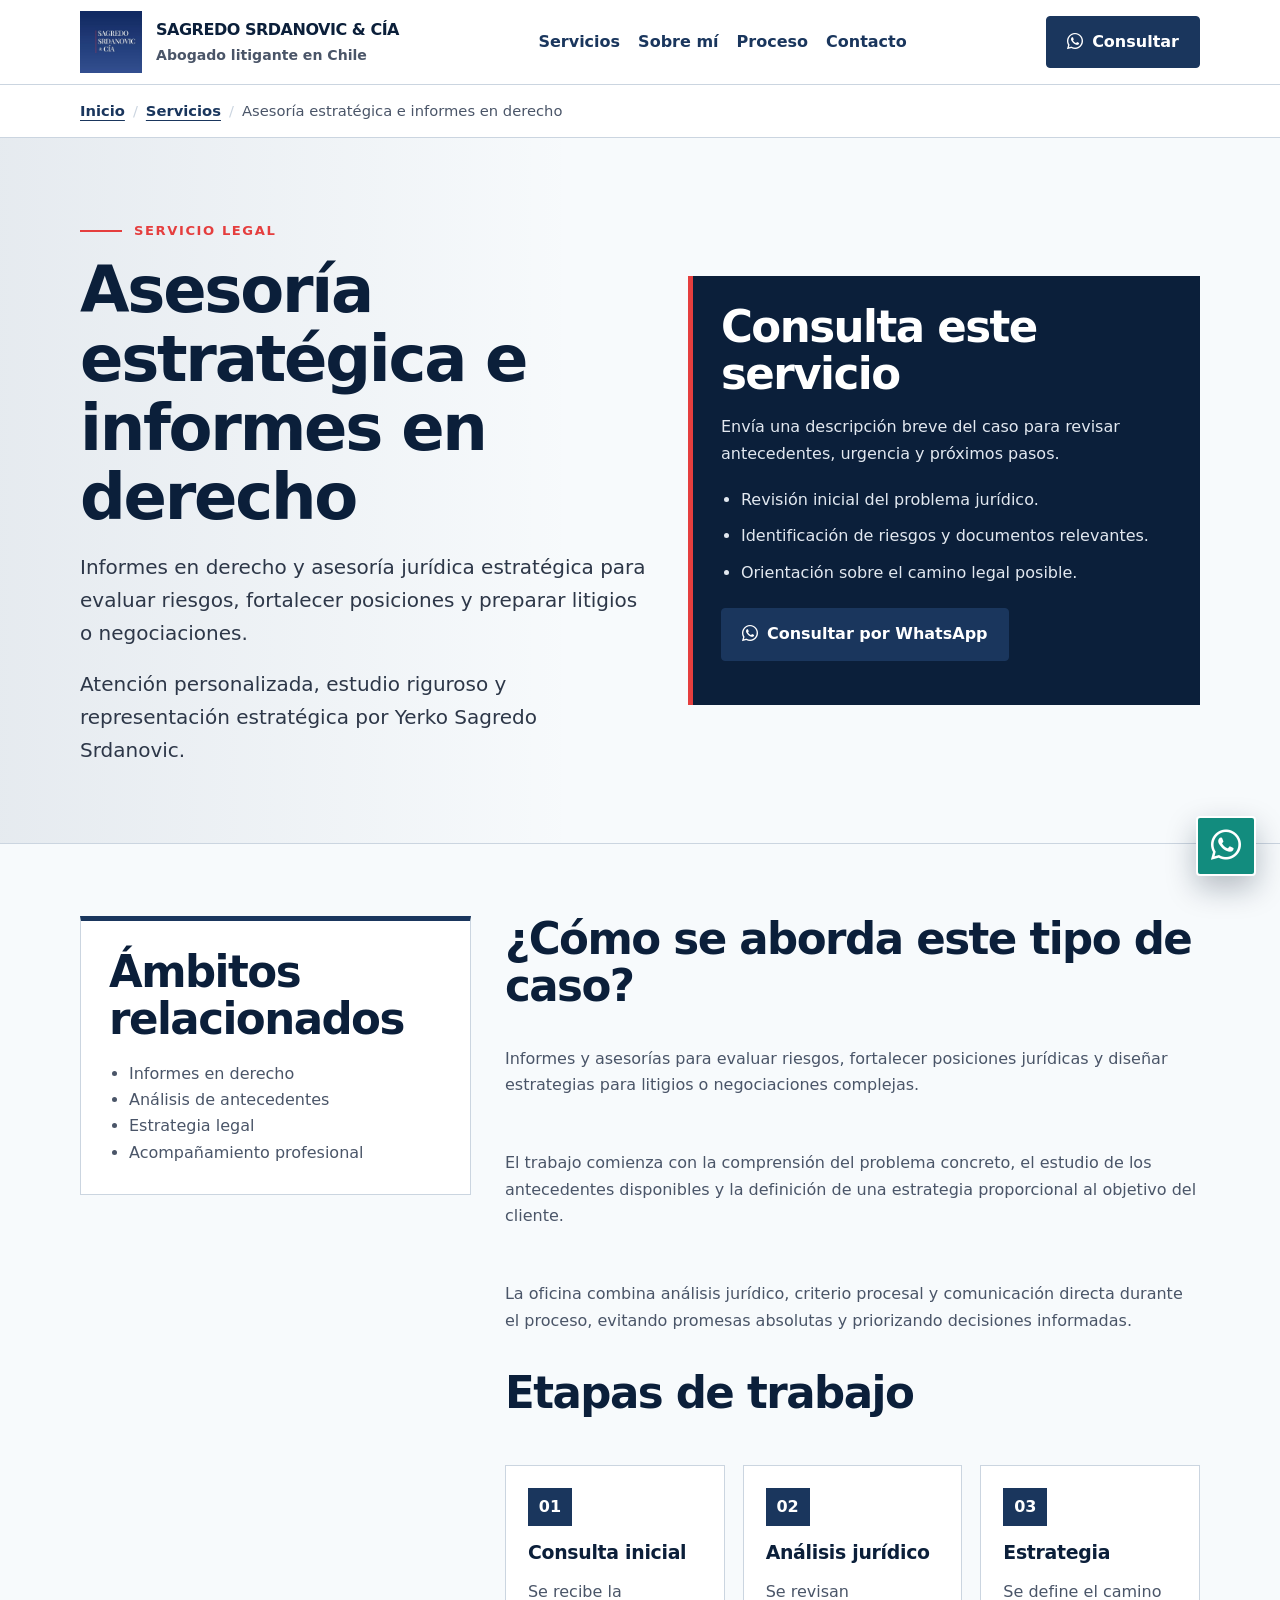
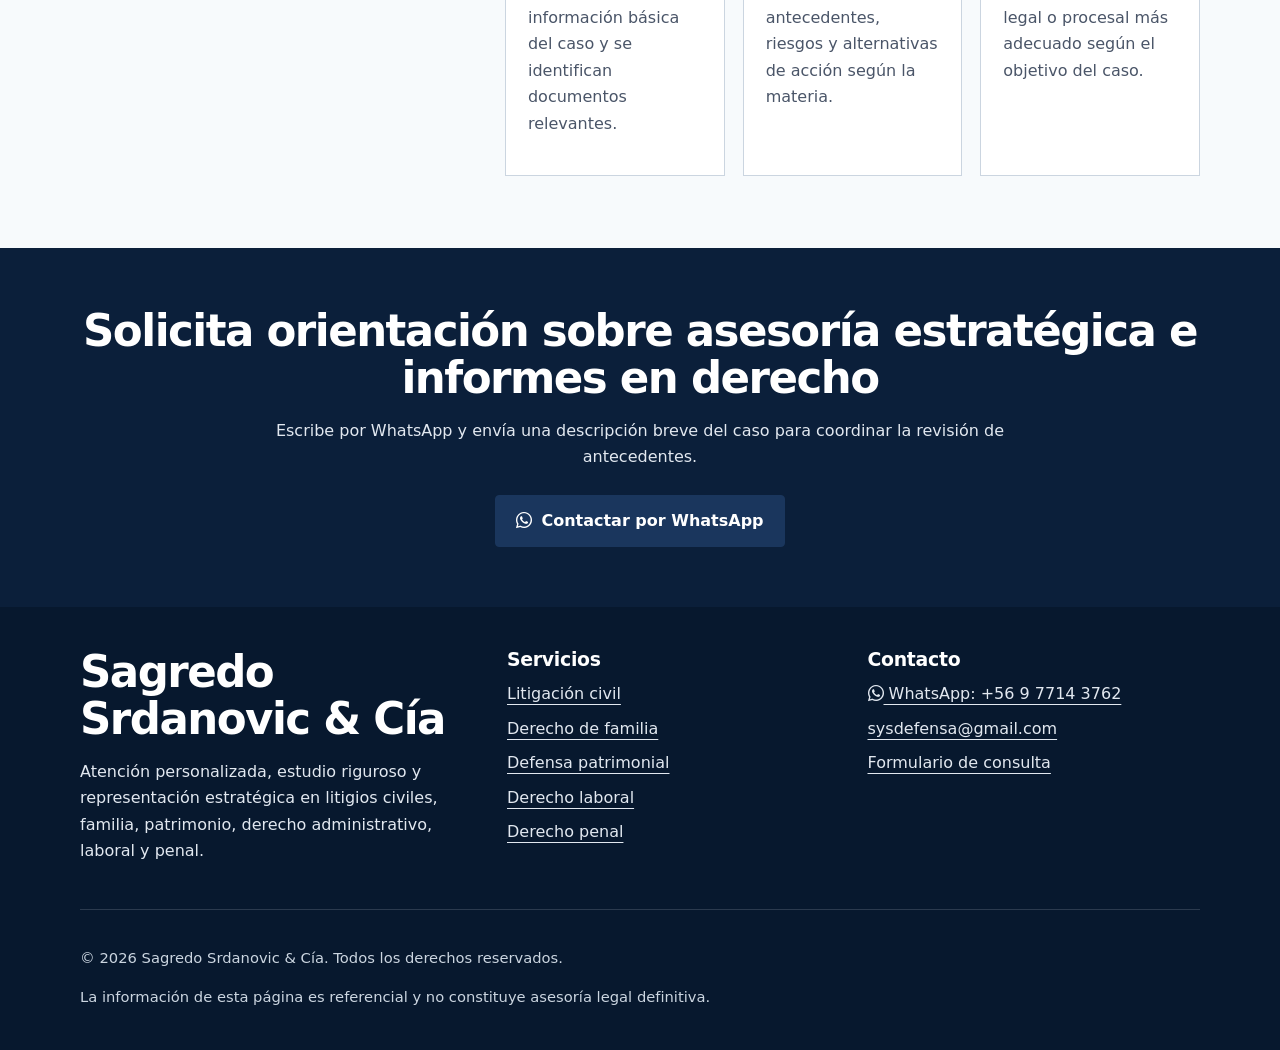
<file: asesoria-estrategica-informes-en-derecho.html>
<!DOCTYPE html>
<html lang="es-CL">
<head>
  <meta charset="UTF-8" />
  <meta name="viewport" content="width=device-width, initial-scale=1.0" />

  <title>Asesoría estratégica e informes en derecho | Abogado en Chile | Yerko Sagredo Srdanovic</title>
  <meta name="description" content="Informes en derecho y asesoría jurídica estratégica para evaluar riesgos, fortalecer posiciones y preparar litigios o negociaciones." />
  <meta name="keywords" content="informes en derecho, asesoría jurídica estratégica, análisis jurisprudencial, riesgos legales, abogado en Chile, Yerko Sagredo Srdanovic, Sagredo Srdanovic" />
  <meta name="author" content="Yerko Sagredo Srdanovic" />
  <meta name="robots" content="index, follow, max-image-preview:large, max-snippet:-1, max-video-preview:-1" />
  <meta name="googlebot" content="index, follow, max-image-preview:large, max-snippet:-1, max-video-preview:-1" />
  <meta name="theme-color" content="#1A365D" />
  <link rel="canonical" href="https://www.sagredosrdanovic.cl/asesoria-estrategica-informes-en-derecho.html" />
  <link rel="alternate" hreflang="es-cl" href="https://www.sagredosrdanovic.cl/asesoria-estrategica-informes-en-derecho.html" />
  <link rel="alternate" hreflang="x-default" href="https://www.sagredosrdanovic.cl/asesoria-estrategica-informes-en-derecho.html" />
  <link rel="icon" href="/favicon.ico" sizes="any" />
  <link rel="icon" href="/favicon.svg" type="image/svg+xml" />
  <link rel="apple-touch-icon" href="/assets/apple-touch-icon.png" />

  <meta property="og:locale" content="es_CL" />
  <meta property="og:type" content="article" />
  <meta property="og:site_name" content="Sagredo Srdanovic &amp; Cía" />
  <meta property="og:title" content="Asesoría estratégica e informes en derecho | Abogado en Chile | Yerko Sagredo Srdanovic" />
  <meta property="og:description" content="Informes en derecho y asesoría jurídica estratégica para evaluar riesgos, fortalecer posiciones y preparar litigios o negociaciones." />
  <meta property="og:url" content="https://www.sagredosrdanovic.cl/asesoria-estrategica-informes-en-derecho.html" />
  <meta property="og:image" content="https://www.sagredosrdanovic.cl/assets/og-yerko-sagredo-srdanovic.jpg" />
  <meta property="og:image:width" content="1200" />
  <meta property="og:image:height" content="630" />

  <meta name="twitter:card" content="summary_large_image" />
  <meta name="twitter:title" content="Asesoría estratégica e informes en derecho | Abogado en Chile | Yerko Sagredo Srdanovic" />
  <meta name="twitter:description" content="Informes en derecho y asesoría jurídica estratégica para evaluar riesgos, fortalecer posiciones y preparar litigios o negociaciones." />
  <meta name="twitter:image" content="https://www.sagredosrdanovic.cl/assets/og-yerko-sagredo-srdanovic.jpg" />

  <script type="application/ld+json">
{
  "@context": "https://schema.org",
  "@graph": [
    {
      "@type": "LegalService",
      "@id": "https://www.sagredosrdanovic.cl/#legalservice",
      "name": "Sagredo Srdanovic & Cía",
      "url": "https://www.sagredosrdanovic.cl/",
      "logo": "https://www.sagredosrdanovic.cl/assets/logo-sagredo-srdanovic-cia.png",
      "telephone": "+56 9 7714 3762",
      "email": "sysdefensa@gmail.com",
      "areaServed": {
        "@type": "Country",
        "name": "Chile"
      },
      "availableLanguage": [
        "es-CL",
        "Spanish"
      ]
    },
    {
      "@type": "Person",
      "@id": "https://www.sagredosrdanovic.cl/#yerko-sagredo-srdanovic",
      "name": "Yerko Sagredo Srdanovic",
      "jobTitle": "Abogado",
      "worksFor": {
        "@id": "https://www.sagredosrdanovic.cl/#legalservice"
      }
    },
    {
      "@type": "WebSite",
      "@id": "https://www.sagredosrdanovic.cl/#website",
      "url": "https://www.sagredosrdanovic.cl/",
      "name": "Sagredo Srdanovic & Cía",
      "inLanguage": "es-CL",
      "publisher": {
        "@id": "https://www.sagredosrdanovic.cl/#legalservice"
      }
    },
    {
      "@type": "Service",
      "@id": "https://www.sagredosrdanovic.cl/asesoria-estrategica-informes-en-derecho.html#service",
      "name": "Asesoría estratégica e informes en derecho",
      "description": "Informes en derecho y asesoría jurídica estratégica para evaluar riesgos, fortalecer posiciones y preparar litigios o negociaciones.",
      "provider": {
        "@id": "https://www.sagredosrdanovic.cl/#legalservice"
      },
      "areaServed": {
        "@type": "Country",
        "name": "Chile"
      },
      "serviceType": "Asesoría estratégica e informes en derecho",
      "url": "https://www.sagredosrdanovic.cl/asesoria-estrategica-informes-en-derecho.html"
    },
    {
      "@type": "WebPage",
      "@id": "https://www.sagredosrdanovic.cl/asesoria-estrategica-informes-en-derecho.html#webpage",
      "url": "https://www.sagredosrdanovic.cl/asesoria-estrategica-informes-en-derecho.html",
      "name": "Asesoría estratégica e informes en derecho | Yerko Sagredo Srdanovic",
      "description": "Informes en derecho y asesoría jurídica estratégica para evaluar riesgos, fortalecer posiciones y preparar litigios o negociaciones.",
      "isPartOf": {
        "@id": "https://www.sagredosrdanovic.cl/#website"
      },
      "about": {
        "@id": "https://www.sagredosrdanovic.cl/asesoria-estrategica-informes-en-derecho.html#service"
      },
      "dateModified": "2026-06-05",
      "inLanguage": "es-CL"
    },
    {
      "@type": "BreadcrumbList",
      "@id": "https://www.sagredosrdanovic.cl/asesoria-estrategica-informes-en-derecho.html#breadcrumb",
      "itemListElement": [
        {
          "@type": "ListItem",
          "position": 1,
          "name": "Inicio",
          "item": "https://www.sagredosrdanovic.cl/"
        },
        {
          "@type": "ListItem",
          "position": 2,
          "name": "Servicios",
          "item": "https://www.sagredosrdanovic.cl/#servicios"
        },
        {
          "@type": "ListItem",
          "position": 3,
          "name": "Asesoría estratégica e informes en derecho",
          "item": "https://www.sagredosrdanovic.cl/asesoria-estrategica-informes-en-derecho.html"
        }
      ]
    }
  ]
}
  </script>

  <link rel="preconnect" href="https://cdn.jsdelivr.net" crossorigin />
  <link rel="dns-prefetch" href="//cdn.jsdelivr.net" />
  <link rel="stylesheet" href="https://cdn.jsdelivr.net/npm/bootstrap-icons@1.11.3/font/bootstrap-icons.min.css" />
  <link rel="stylesheet" href="assets/seo-page.css" />
</head>

<body>
  <header class="site-header">
    <div class="container header-inner">
      <a class="brand" href="index.html" aria-label="Ir al inicio de Sagredo Srdanovic y Compañía">
        <img class="brand-logo" src="assets/logo-sagredo-srdanovic-cia.png" alt="Logo de Sagredo Srdanovic &amp; Cía" width="320" height="320" />
        <span>
          <span class="brand-name">Sagredo Srdanovic &amp; Cía</span>
          <span class="brand-subtitle">Abogado litigante en Chile</span>
        </span>
      </a>

      <nav class="nav" aria-label="Navegación principal">
        <a href="index.html#servicios">Servicios</a>
        <a href="index.html#sobre-mi">Sobre mí</a>
        <a href="index.html#proceso">Proceso</a>
        <a href="index.html#contacto">Contacto</a>
      </nav>

      <a class="btn btn-primary" href="https://api.whatsapp.com/send?phone=56977143762&text=Hola%2C%20me%20gustar%C3%ADa%20solicitar%20orientaci%C3%B3n%20legal.%0A%0AServicio%20de%20inter%C3%A9s%3A%20Asesor%C3%ADa%20estrat%C3%A9gica%20e%20informes%20en%20derecho%0A%0AQuedo%20atento/a%20a%20su%20respuesta." target="_blank" rel="noopener noreferrer">
        <i class="bi bi-whatsapp" aria-hidden="true"></i>
        Consultar
      </a>
    </div>
  </header>

  <main>
    <nav class="breadcrumbs" aria-label="Ruta de navegación">
      <div class="container">
        <ol>
          <li><a href="index.html">Inicio</a></li>
          <li><a href="index.html#servicios">Servicios</a></li>
          <li aria-current="page">Asesoría estratégica e informes en derecho</li>
        </ol>
      </div>
    </nav>

    <section class="hero">
      <div class="container hero-grid">
        <div>
          <p class="eyebrow">Servicio legal</p>
          <h1>Asesoría estratégica e informes en derecho</h1>
          <p class="lead">Informes en derecho y asesoría jurídica estratégica para evaluar riesgos, fortalecer posiciones y preparar litigios o negociaciones.</p>
          <p class="lead">Atención personalizada, estudio riguroso y representación estratégica por Yerko Sagredo Srdanovic.</p>
        </div>

        <aside class="hero-card" aria-labelledby="consulta-title">
          <h2 id="consulta-title">Consulta este servicio</h2>
          <p>Envía una descripción breve del caso para revisar antecedentes, urgencia y próximos pasos.</p>
          <ul>
            <li>Revisión inicial del problema jurídico.</li>
            <li>Identificación de riesgos y documentos relevantes.</li>
            <li>Orientación sobre el camino legal posible.</li>
          </ul>
          <p style="margin-top:22px;">
            <a class="btn btn-primary" href="https://api.whatsapp.com/send?phone=56977143762&text=Hola%2C%20me%20gustar%C3%ADa%20solicitar%20orientaci%C3%B3n%20legal.%0A%0AServicio%20de%20inter%C3%A9s%3A%20Asesor%C3%ADa%20estrat%C3%A9gica%20e%20informes%20en%20derecho%0A%0AQuedo%20atento/a%20a%20su%20respuesta." target="_blank" rel="noopener noreferrer">
              <i class="bi bi-whatsapp" aria-hidden="true"></i>
              Consultar por WhatsApp
            </a>
          </p>
        </aside>
      </div>
    </section>

    <section class="section">
      <div class="container content-grid">
        <aside class="side-panel">
          <h2>Ámbitos relacionados</h2>
          <ul>
            <li>Informes en derecho</li>
            <li>Análisis de antecedentes</li>
            <li>Estrategia legal</li>
            <li>Acompañamiento profesional</li>
          </ul>
        </aside>

        <article class="article-content">
          <h2>¿Cómo se aborda este tipo de caso?</h2>
          <p>Informes y asesorías para evaluar riesgos, fortalecer posiciones jurídicas y diseñar estrategias para litigios o negociaciones complejas.</p>
          <p>El trabajo comienza con la comprensión del problema concreto, el estudio de los antecedentes disponibles y la definición de una estrategia proporcional al objetivo del cliente.</p>
          <p>La oficina combina análisis jurídico, criterio procesal y comunicación directa durante el proceso, evitando promesas absolutas y priorizando decisiones informadas.</p>

          <h2>Etapas de trabajo</h2>
          <div class="steps">
            <div class="step">
              <strong>01</strong>
              <h3>Consulta inicial</h3>
              <p>Se recibe la información básica del caso y se identifican documentos relevantes.</p>
            </div>
            <div class="step">
              <strong>02</strong>
              <h3>Análisis jurídico</h3>
              <p>Se revisan antecedentes, riesgos y alternativas de acción según la materia.</p>
            </div>
            <div class="step">
              <strong>03</strong>
              <h3>Estrategia</h3>
              <p>Se define el camino legal o procesal más adecuado según el objetivo del caso.</p>
            </div>
          </div>
        </article>
      </div>
    </section>

    <section class="cta">
      <div class="container">
        <h2>Solicita orientación sobre asesoría estratégica e informes en derecho</h2>
        <p>Escribe por WhatsApp y envía una descripción breve del caso para coordinar la revisión de antecedentes.</p>
        <a class="btn btn-primary" href="https://api.whatsapp.com/send?phone=56977143762&text=Hola%2C%20me%20gustar%C3%ADa%20solicitar%20orientaci%C3%B3n%20legal.%0A%0AServicio%20de%20inter%C3%A9s%3A%20Asesor%C3%ADa%20estrat%C3%A9gica%20e%20informes%20en%20derecho%0A%0AQuedo%20atento/a%20a%20su%20respuesta." target="_blank" rel="noopener noreferrer">
          <i class="bi bi-whatsapp" aria-hidden="true"></i>
          Contactar por WhatsApp
        </a>
      </div>
    </section>
  </main>

  <a class="whatsapp-floating" href="https://api.whatsapp.com/send?phone=56977143762&text=Hola%2C%20me%20gustar%C3%ADa%20solicitar%20orientaci%C3%B3n%20legal.%0A%0AServicio%20de%20inter%C3%A9s%3A%20Asesor%C3%ADa%20estrat%C3%A9gica%20e%20informes%20en%20derecho%0A%0AQuedo%20atento/a%20a%20su%20respuesta." target="_blank" rel="noopener noreferrer" aria-label="Contactar por WhatsApp a Sagredo Srdanovic y Compañía sobre Asesoría estratégica e informes en derecho">
    <i class="bi bi-whatsapp" aria-hidden="true"></i>
    <span class="sr-only">Contactar por WhatsApp</span>
  </a>

  <footer class="site-footer">
    <div class="container">
      <div class="footer-grid">
        <div>
          <h2>Sagredo Srdanovic &amp; Cía</h2>
          <p>Atención personalizada, estudio riguroso y representación estratégica en litigios civiles, familia, patrimonio, derecho administrativo, laboral y penal.</p>
        </div>
        <div>
          <h3>Servicios</h3>
          <ul>
            <li><a href="litigacion-civil-responsabilidad-civil.html">Litigación civil</a></li>
            <li><a href="derecho-familia.html">Derecho de familia</a></li>
            <li><a href="juicios-ejecutivos-defensa-patrimonial.html">Defensa patrimonial</a></li>
            <li><a href="derecho-laboral.html">Derecho laboral</a></li>
            <li><a href="derecho-penal.html">Derecho penal</a></li>
          </ul>
        </div>
        <div>
          <h3>Contacto</h3>
          <ul>
            <li><a href="https://api.whatsapp.com/send?phone=56977143762&text=Hola%2C%20me%20gustar%C3%ADa%20solicitar%20orientaci%C3%B3n%20legal." target="_blank" rel="noopener noreferrer"><i class="bi bi-whatsapp" aria-hidden="true"></i> WhatsApp: +56 9 7714 3762</a></li>
            <li><a href="mailto:sysdefensa@gmail.com">sysdefensa@gmail.com</a></li>
            <li><a href="index.html#contacto">Formulario de consulta</a></li>
          </ul>
        </div>
      </div>
      <div class="footer-bottom">
        <p>© 2026 Sagredo Srdanovic &amp; Cía. Todos los derechos reservados.</p>
        <p>La información de esta página es referencial y no constituye asesoría legal definitiva.</p>
      </div>
    </div>
  </footer>
</body>
</html>
</file>
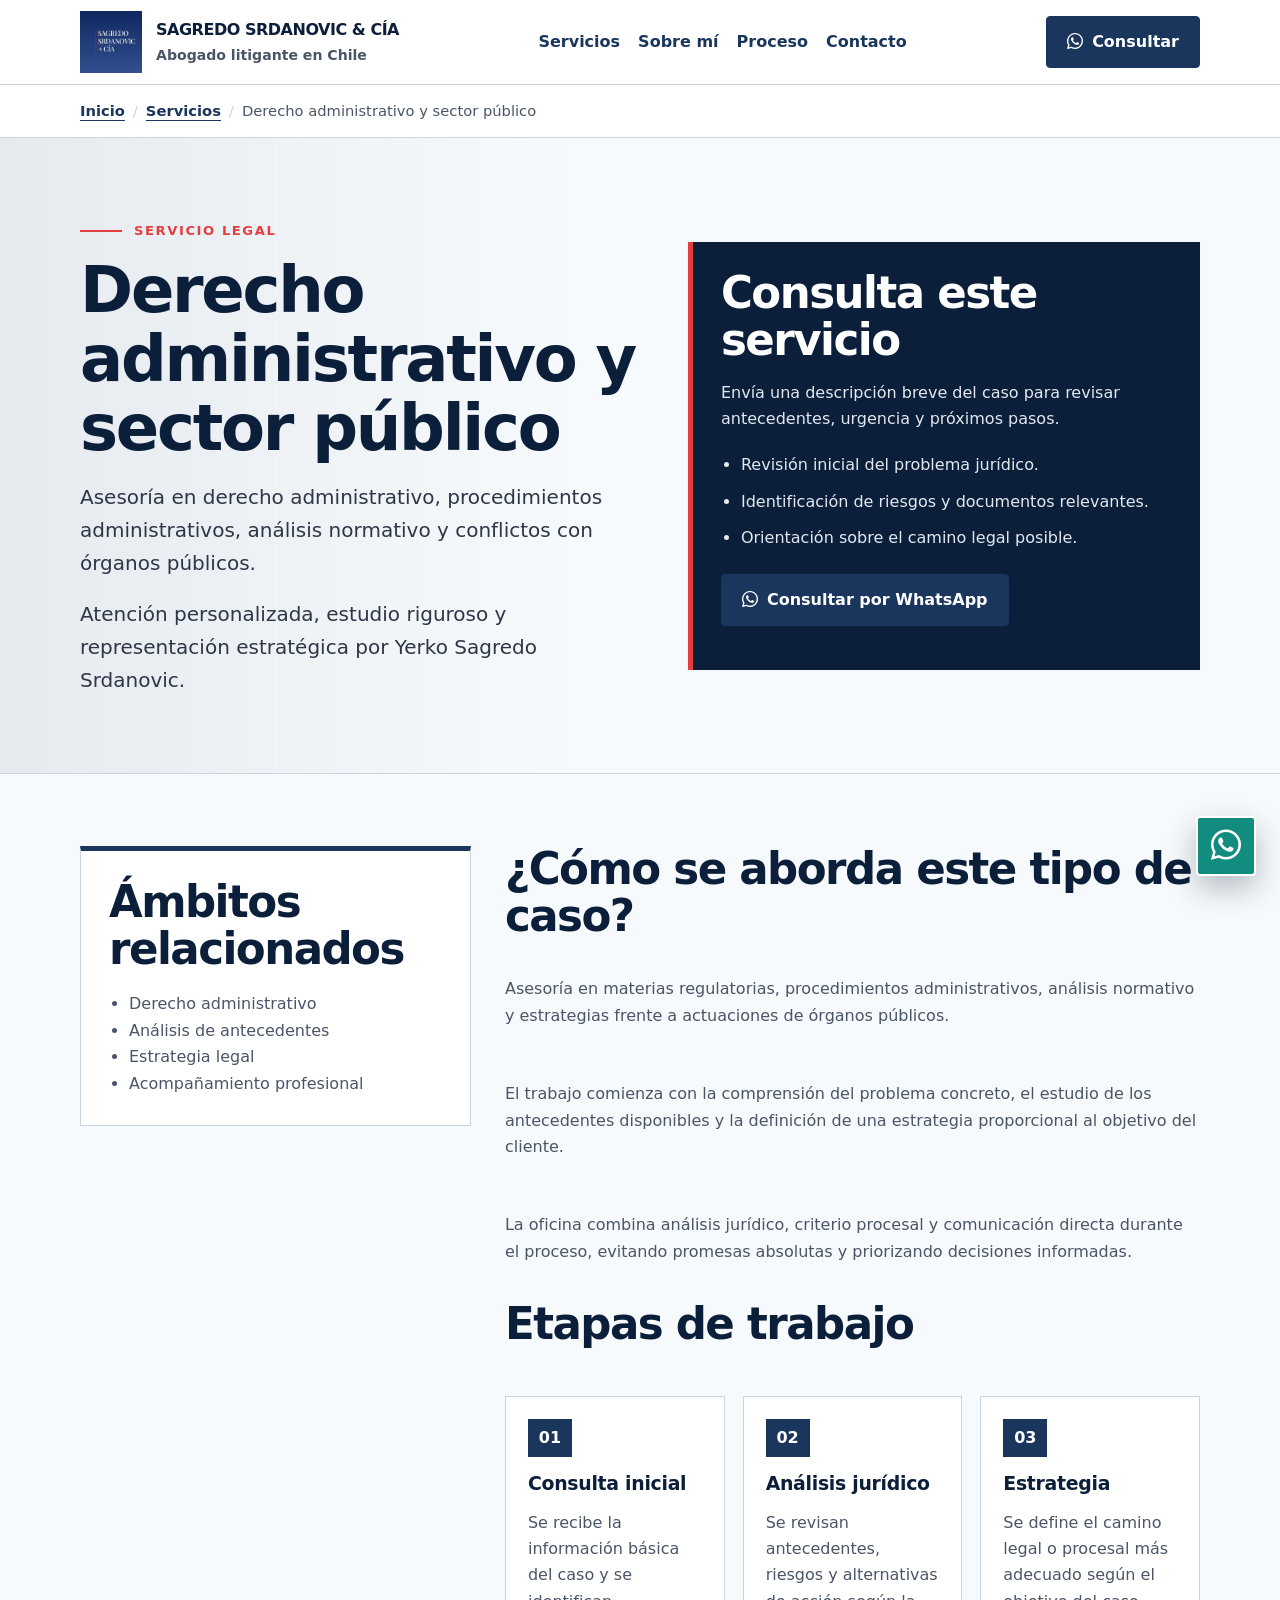
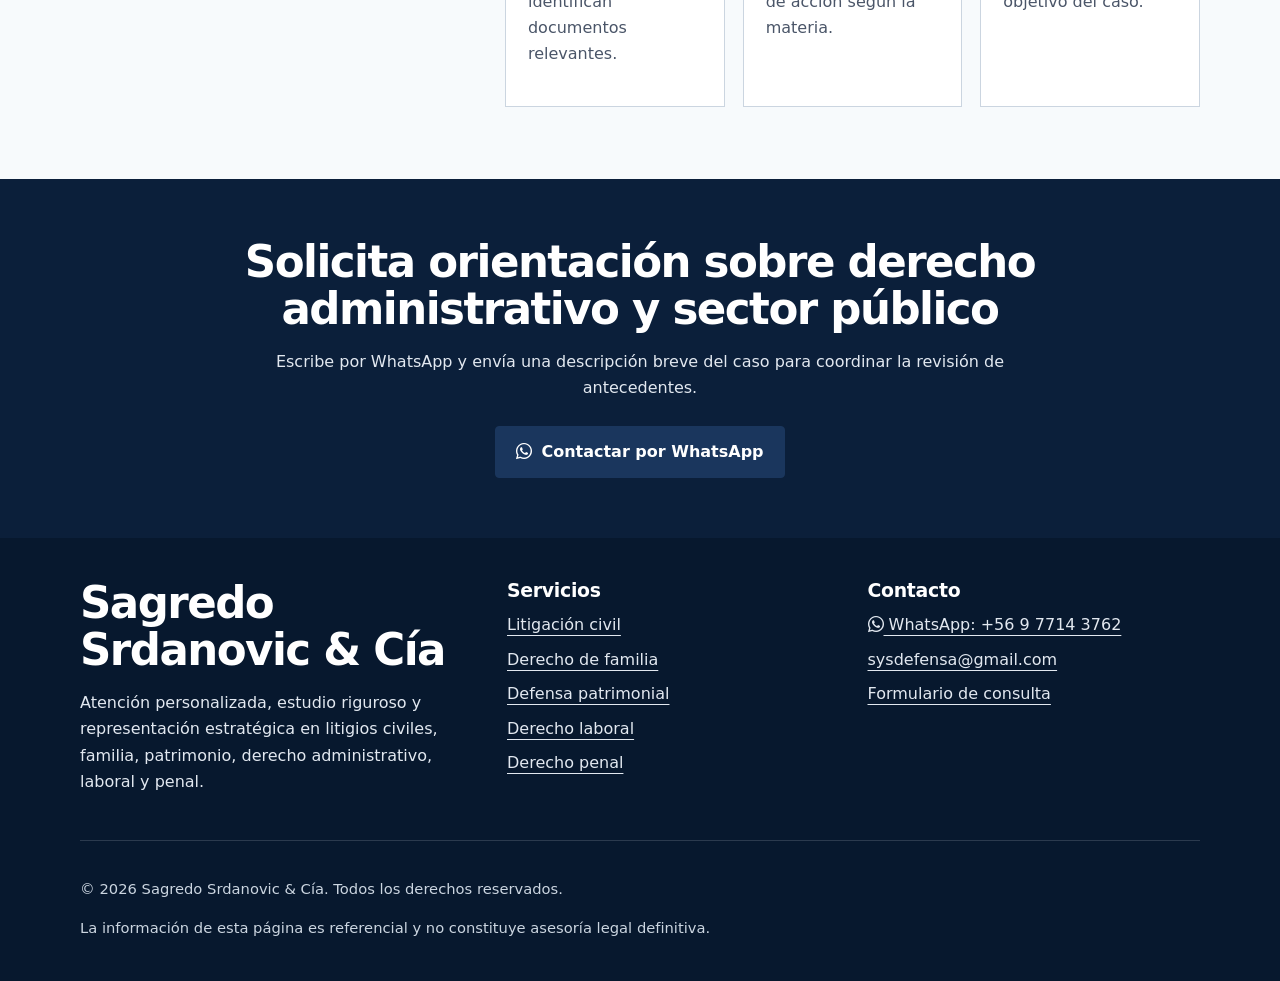
<file: derecho-administrativo-sector-publico.html>
<!DOCTYPE html>
<html lang="es-CL">
<head>
  <meta charset="UTF-8" />
  <meta name="viewport" content="width=device-width, initial-scale=1.0" />

  <title>Derecho administrativo y sector público | Abogado en Chile | Yerko Sagredo Srdanovic</title>
  <meta name="description" content="Asesoría en derecho administrativo, procedimientos administrativos, análisis normativo y conflictos con órganos públicos." />
  <meta name="keywords" content="derecho administrativo, sector público, procedimientos administrativos, órganos públicos, abogado en Chile, Yerko Sagredo Srdanovic, Sagredo Srdanovic" />
  <meta name="author" content="Yerko Sagredo Srdanovic" />
  <meta name="robots" content="index, follow, max-image-preview:large, max-snippet:-1, max-video-preview:-1" />
  <meta name="googlebot" content="index, follow, max-image-preview:large, max-snippet:-1, max-video-preview:-1" />
  <meta name="theme-color" content="#1A365D" />
  <link rel="canonical" href="https://www.sagredosrdanovic.cl/derecho-administrativo-sector-publico.html" />
  <link rel="alternate" hreflang="es-cl" href="https://www.sagredosrdanovic.cl/derecho-administrativo-sector-publico.html" />
  <link rel="alternate" hreflang="x-default" href="https://www.sagredosrdanovic.cl/derecho-administrativo-sector-publico.html" />
  <link rel="icon" href="/favicon.ico" sizes="any" />
  <link rel="icon" href="/favicon.svg" type="image/svg+xml" />
  <link rel="apple-touch-icon" href="/assets/apple-touch-icon.png" />

  <meta property="og:locale" content="es_CL" />
  <meta property="og:type" content="article" />
  <meta property="og:site_name" content="Sagredo Srdanovic &amp; Cía" />
  <meta property="og:title" content="Derecho administrativo y sector público | Abogado en Chile | Yerko Sagredo Srdanovic" />
  <meta property="og:description" content="Asesoría en derecho administrativo, procedimientos administrativos, análisis normativo y conflictos con órganos públicos." />
  <meta property="og:url" content="https://www.sagredosrdanovic.cl/derecho-administrativo-sector-publico.html" />
  <meta property="og:image" content="https://www.sagredosrdanovic.cl/assets/og-yerko-sagredo-srdanovic.jpg" />
  <meta property="og:image:width" content="1200" />
  <meta property="og:image:height" content="630" />

  <meta name="twitter:card" content="summary_large_image" />
  <meta name="twitter:title" content="Derecho administrativo y sector público | Abogado en Chile | Yerko Sagredo Srdanovic" />
  <meta name="twitter:description" content="Asesoría en derecho administrativo, procedimientos administrativos, análisis normativo y conflictos con órganos públicos." />
  <meta name="twitter:image" content="https://www.sagredosrdanovic.cl/assets/og-yerko-sagredo-srdanovic.jpg" />

  <script type="application/ld+json">
{
  "@context": "https://schema.org",
  "@graph": [
    {
      "@type": "LegalService",
      "@id": "https://www.sagredosrdanovic.cl/#legalservice",
      "name": "Sagredo Srdanovic & Cía",
      "url": "https://www.sagredosrdanovic.cl/",
      "logo": "https://www.sagredosrdanovic.cl/assets/logo-sagredo-srdanovic-cia.png",
      "telephone": "+56 9 7714 3762",
      "email": "sysdefensa@gmail.com",
      "areaServed": {
        "@type": "Country",
        "name": "Chile"
      },
      "availableLanguage": [
        "es-CL",
        "Spanish"
      ]
    },
    {
      "@type": "Person",
      "@id": "https://www.sagredosrdanovic.cl/#yerko-sagredo-srdanovic",
      "name": "Yerko Sagredo Srdanovic",
      "jobTitle": "Abogado",
      "worksFor": {
        "@id": "https://www.sagredosrdanovic.cl/#legalservice"
      }
    },
    {
      "@type": "WebSite",
      "@id": "https://www.sagredosrdanovic.cl/#website",
      "url": "https://www.sagredosrdanovic.cl/",
      "name": "Sagredo Srdanovic & Cía",
      "inLanguage": "es-CL",
      "publisher": {
        "@id": "https://www.sagredosrdanovic.cl/#legalservice"
      }
    },
    {
      "@type": "Service",
      "@id": "https://www.sagredosrdanovic.cl/derecho-administrativo-sector-publico.html#service",
      "name": "Derecho administrativo y sector público",
      "description": "Asesoría en derecho administrativo, procedimientos administrativos, análisis normativo y conflictos con órganos públicos.",
      "provider": {
        "@id": "https://www.sagredosrdanovic.cl/#legalservice"
      },
      "areaServed": {
        "@type": "Country",
        "name": "Chile"
      },
      "serviceType": "Derecho administrativo y sector público",
      "url": "https://www.sagredosrdanovic.cl/derecho-administrativo-sector-publico.html"
    },
    {
      "@type": "WebPage",
      "@id": "https://www.sagredosrdanovic.cl/derecho-administrativo-sector-publico.html#webpage",
      "url": "https://www.sagredosrdanovic.cl/derecho-administrativo-sector-publico.html",
      "name": "Derecho administrativo y sector público | Yerko Sagredo Srdanovic",
      "description": "Asesoría en derecho administrativo, procedimientos administrativos, análisis normativo y conflictos con órganos públicos.",
      "isPartOf": {
        "@id": "https://www.sagredosrdanovic.cl/#website"
      },
      "about": {
        "@id": "https://www.sagredosrdanovic.cl/derecho-administrativo-sector-publico.html#service"
      },
      "dateModified": "2026-06-05",
      "inLanguage": "es-CL"
    },
    {
      "@type": "BreadcrumbList",
      "@id": "https://www.sagredosrdanovic.cl/derecho-administrativo-sector-publico.html#breadcrumb",
      "itemListElement": [
        {
          "@type": "ListItem",
          "position": 1,
          "name": "Inicio",
          "item": "https://www.sagredosrdanovic.cl/"
        },
        {
          "@type": "ListItem",
          "position": 2,
          "name": "Servicios",
          "item": "https://www.sagredosrdanovic.cl/#servicios"
        },
        {
          "@type": "ListItem",
          "position": 3,
          "name": "Derecho administrativo y sector público",
          "item": "https://www.sagredosrdanovic.cl/derecho-administrativo-sector-publico.html"
        }
      ]
    }
  ]
}
  </script>

  <link rel="preconnect" href="https://cdn.jsdelivr.net" crossorigin />
  <link rel="dns-prefetch" href="//cdn.jsdelivr.net" />
  <link rel="stylesheet" href="https://cdn.jsdelivr.net/npm/bootstrap-icons@1.11.3/font/bootstrap-icons.min.css" />
  <link rel="stylesheet" href="assets/seo-page.css" />
</head>

<body>
  <header class="site-header">
    <div class="container header-inner">
      <a class="brand" href="index.html" aria-label="Ir al inicio de Sagredo Srdanovic y Compañía">
        <img class="brand-logo" src="assets/logo-sagredo-srdanovic-cia.png" alt="Logo de Sagredo Srdanovic &amp; Cía" width="320" height="320" />
        <span>
          <span class="brand-name">Sagredo Srdanovic &amp; Cía</span>
          <span class="brand-subtitle">Abogado litigante en Chile</span>
        </span>
      </a>

      <nav class="nav" aria-label="Navegación principal">
        <a href="index.html#servicios">Servicios</a>
        <a href="index.html#sobre-mi">Sobre mí</a>
        <a href="index.html#proceso">Proceso</a>
        <a href="index.html#contacto">Contacto</a>
      </nav>

      <a class="btn btn-primary" href="https://api.whatsapp.com/send?phone=56977143762&text=Hola%2C%20me%20gustar%C3%ADa%20solicitar%20orientaci%C3%B3n%20legal.%0A%0AServicio%20de%20inter%C3%A9s%3A%20Derecho%20administrativo%20y%20sector%20p%C3%BAblico%0A%0AQuedo%20atento/a%20a%20su%20respuesta." target="_blank" rel="noopener noreferrer">
        <i class="bi bi-whatsapp" aria-hidden="true"></i>
        Consultar
      </a>
    </div>
  </header>

  <main>
    <nav class="breadcrumbs" aria-label="Ruta de navegación">
      <div class="container">
        <ol>
          <li><a href="index.html">Inicio</a></li>
          <li><a href="index.html#servicios">Servicios</a></li>
          <li aria-current="page">Derecho administrativo y sector público</li>
        </ol>
      </div>
    </nav>

    <section class="hero">
      <div class="container hero-grid">
        <div>
          <p class="eyebrow">Servicio legal</p>
          <h1>Derecho administrativo y sector público</h1>
          <p class="lead">Asesoría en derecho administrativo, procedimientos administrativos, análisis normativo y conflictos con órganos públicos.</p>
          <p class="lead">Atención personalizada, estudio riguroso y representación estratégica por Yerko Sagredo Srdanovic.</p>
        </div>

        <aside class="hero-card" aria-labelledby="consulta-title">
          <h2 id="consulta-title">Consulta este servicio</h2>
          <p>Envía una descripción breve del caso para revisar antecedentes, urgencia y próximos pasos.</p>
          <ul>
            <li>Revisión inicial del problema jurídico.</li>
            <li>Identificación de riesgos y documentos relevantes.</li>
            <li>Orientación sobre el camino legal posible.</li>
          </ul>
          <p style="margin-top:22px;">
            <a class="btn btn-primary" href="https://api.whatsapp.com/send?phone=56977143762&text=Hola%2C%20me%20gustar%C3%ADa%20solicitar%20orientaci%C3%B3n%20legal.%0A%0AServicio%20de%20inter%C3%A9s%3A%20Derecho%20administrativo%20y%20sector%20p%C3%BAblico%0A%0AQuedo%20atento/a%20a%20su%20respuesta." target="_blank" rel="noopener noreferrer">
              <i class="bi bi-whatsapp" aria-hidden="true"></i>
              Consultar por WhatsApp
            </a>
          </p>
        </aside>
      </div>
    </section>

    <section class="section">
      <div class="container content-grid">
        <aside class="side-panel">
          <h2>Ámbitos relacionados</h2>
          <ul>
            <li>Derecho administrativo</li>
            <li>Análisis de antecedentes</li>
            <li>Estrategia legal</li>
            <li>Acompañamiento profesional</li>
          </ul>
        </aside>

        <article class="article-content">
          <h2>¿Cómo se aborda este tipo de caso?</h2>
          <p>Asesoría en materias regulatorias, procedimientos administrativos, análisis normativo y estrategias frente a actuaciones de órganos públicos.</p>
          <p>El trabajo comienza con la comprensión del problema concreto, el estudio de los antecedentes disponibles y la definición de una estrategia proporcional al objetivo del cliente.</p>
          <p>La oficina combina análisis jurídico, criterio procesal y comunicación directa durante el proceso, evitando promesas absolutas y priorizando decisiones informadas.</p>

          <h2>Etapas de trabajo</h2>
          <div class="steps">
            <div class="step">
              <strong>01</strong>
              <h3>Consulta inicial</h3>
              <p>Se recibe la información básica del caso y se identifican documentos relevantes.</p>
            </div>
            <div class="step">
              <strong>02</strong>
              <h3>Análisis jurídico</h3>
              <p>Se revisan antecedentes, riesgos y alternativas de acción según la materia.</p>
            </div>
            <div class="step">
              <strong>03</strong>
              <h3>Estrategia</h3>
              <p>Se define el camino legal o procesal más adecuado según el objetivo del caso.</p>
            </div>
          </div>
        </article>
      </div>
    </section>

    <section class="cta">
      <div class="container">
        <h2>Solicita orientación sobre derecho administrativo y sector público</h2>
        <p>Escribe por WhatsApp y envía una descripción breve del caso para coordinar la revisión de antecedentes.</p>
        <a class="btn btn-primary" href="https://api.whatsapp.com/send?phone=56977143762&text=Hola%2C%20me%20gustar%C3%ADa%20solicitar%20orientaci%C3%B3n%20legal.%0A%0AServicio%20de%20inter%C3%A9s%3A%20Derecho%20administrativo%20y%20sector%20p%C3%BAblico%0A%0AQuedo%20atento/a%20a%20su%20respuesta." target="_blank" rel="noopener noreferrer">
          <i class="bi bi-whatsapp" aria-hidden="true"></i>
          Contactar por WhatsApp
        </a>
      </div>
    </section>
  </main>

  <a class="whatsapp-floating" href="https://api.whatsapp.com/send?phone=56977143762&text=Hola%2C%20me%20gustar%C3%ADa%20solicitar%20orientaci%C3%B3n%20legal.%0A%0AServicio%20de%20inter%C3%A9s%3A%20Derecho%20administrativo%20y%20sector%20p%C3%BAblico%0A%0AQuedo%20atento/a%20a%20su%20respuesta." target="_blank" rel="noopener noreferrer" aria-label="Contactar por WhatsApp a Sagredo Srdanovic y Compañía sobre Derecho administrativo y sector público">
    <i class="bi bi-whatsapp" aria-hidden="true"></i>
    <span class="sr-only">Contactar por WhatsApp</span>
  </a>

  <footer class="site-footer">
    <div class="container">
      <div class="footer-grid">
        <div>
          <h2>Sagredo Srdanovic &amp; Cía</h2>
          <p>Atención personalizada, estudio riguroso y representación estratégica en litigios civiles, familia, patrimonio, derecho administrativo, laboral y penal.</p>
        </div>
        <div>
          <h3>Servicios</h3>
          <ul>
            <li><a href="litigacion-civil-responsabilidad-civil.html">Litigación civil</a></li>
            <li><a href="derecho-familia.html">Derecho de familia</a></li>
            <li><a href="juicios-ejecutivos-defensa-patrimonial.html">Defensa patrimonial</a></li>
            <li><a href="derecho-laboral.html">Derecho laboral</a></li>
            <li><a href="derecho-penal.html">Derecho penal</a></li>
          </ul>
        </div>
        <div>
          <h3>Contacto</h3>
          <ul>
            <li><a href="https://api.whatsapp.com/send?phone=56977143762&text=Hola%2C%20me%20gustar%C3%ADa%20solicitar%20orientaci%C3%B3n%20legal." target="_blank" rel="noopener noreferrer"><i class="bi bi-whatsapp" aria-hidden="true"></i> WhatsApp: +56 9 7714 3762</a></li>
            <li><a href="mailto:sysdefensa@gmail.com">sysdefensa@gmail.com</a></li>
            <li><a href="index.html#contacto">Formulario de consulta</a></li>
          </ul>
        </div>
      </div>
      <div class="footer-bottom">
        <p>© 2026 Sagredo Srdanovic &amp; Cía. Todos los derechos reservados.</p>
        <p>La información de esta página es referencial y no constituye asesoría legal definitiva.</p>
      </div>
    </div>
  </footer>
</body>
</html>
</file>
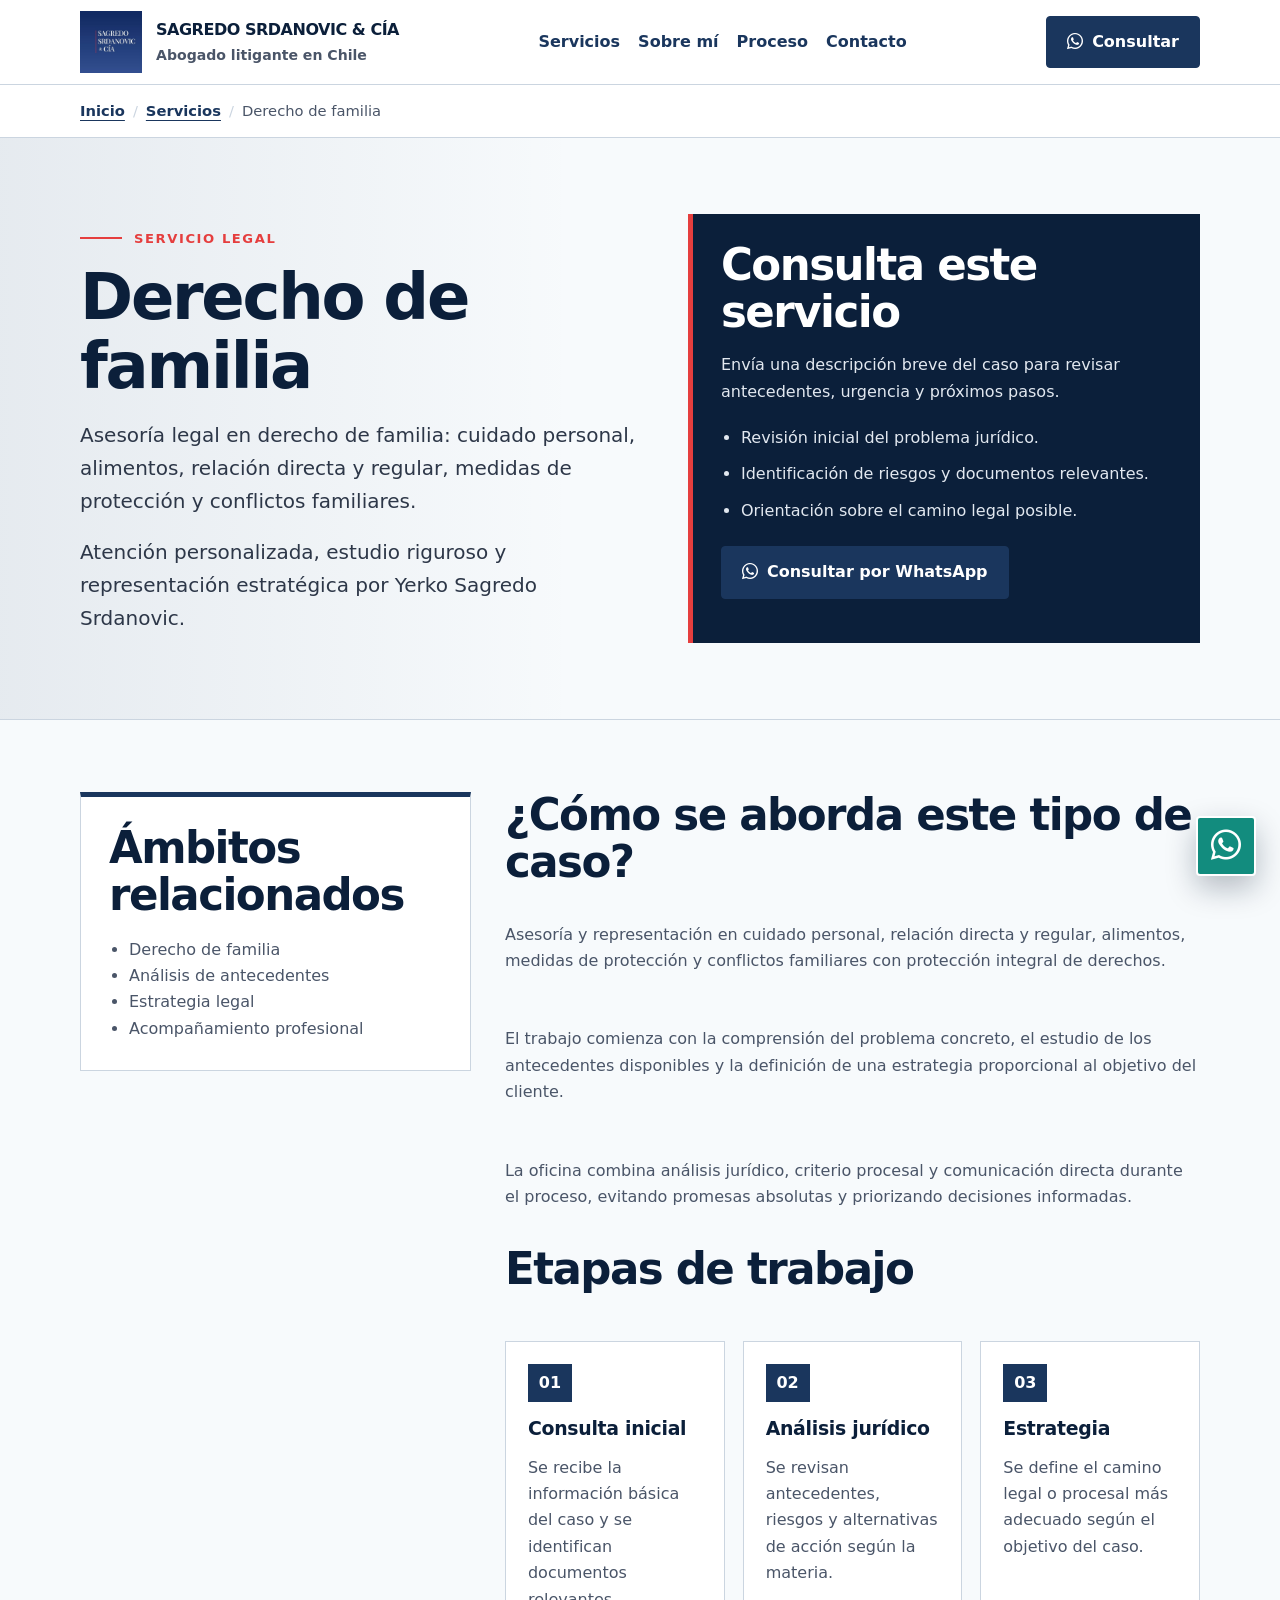
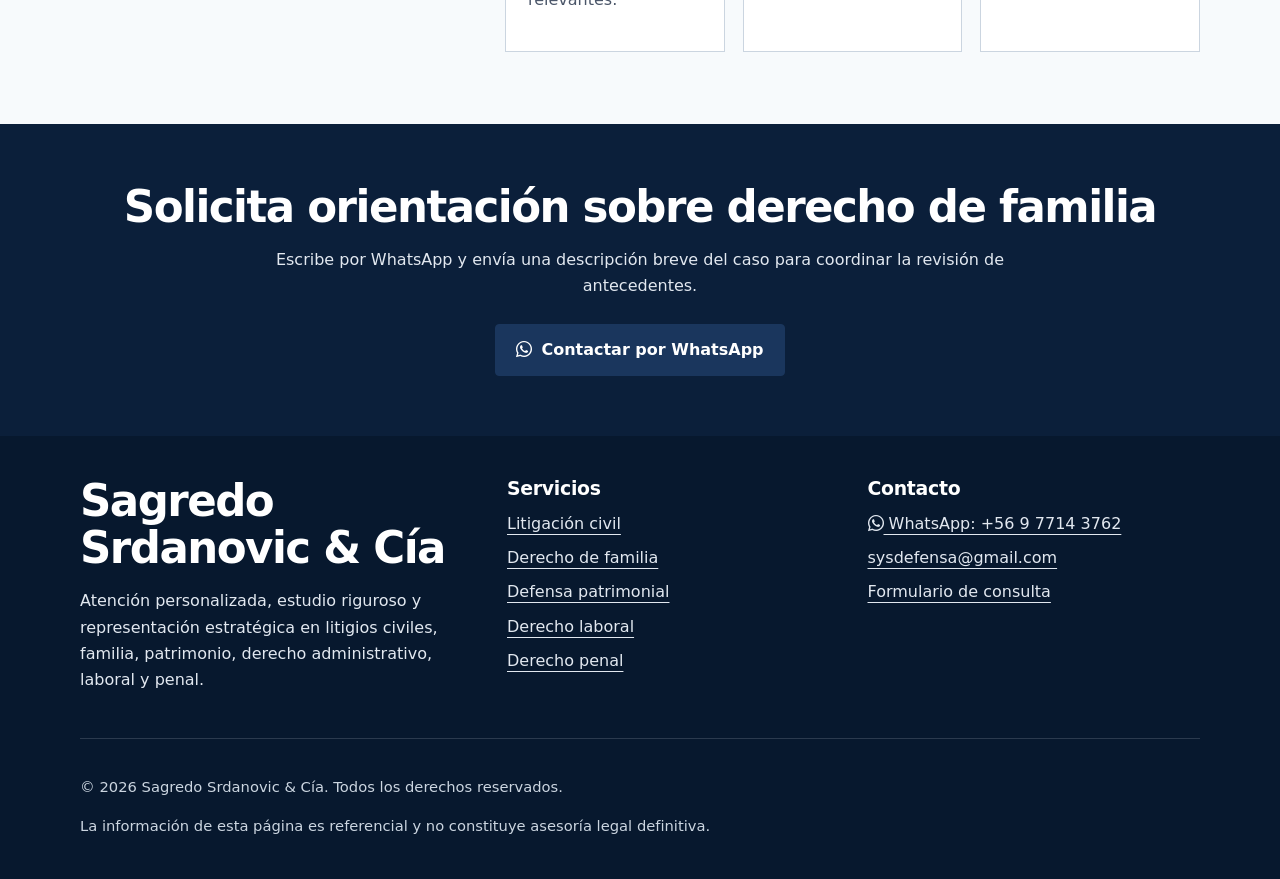
<file: derecho-familia.html>
<!DOCTYPE html>
<html lang="es-CL">
<head>
  <meta charset="UTF-8" />
  <meta name="viewport" content="width=device-width, initial-scale=1.0" />

  <title>Derecho de familia | Abogado en Chile | Yerko Sagredo Srdanovic</title>
  <meta name="description" content="Asesoría legal en derecho de familia: cuidado personal, alimentos, relación directa y regular, medidas de protección y conflictos familiares." />
  <meta name="keywords" content="derecho de familia, cuidado personal, alimentos, régimen comunicacional, medidas de protección, abogado en Chile, Yerko Sagredo Srdanovic, Sagredo Srdanovic" />
  <meta name="author" content="Yerko Sagredo Srdanovic" />
  <meta name="robots" content="index, follow, max-image-preview:large, max-snippet:-1, max-video-preview:-1" />
  <meta name="googlebot" content="index, follow, max-image-preview:large, max-snippet:-1, max-video-preview:-1" />
  <meta name="theme-color" content="#1A365D" />
  <link rel="canonical" href="https://www.sagredosrdanovic.cl/derecho-familia.html" />
  <link rel="alternate" hreflang="es-cl" href="https://www.sagredosrdanovic.cl/derecho-familia.html" />
  <link rel="alternate" hreflang="x-default" href="https://www.sagredosrdanovic.cl/derecho-familia.html" />
  <link rel="icon" href="/favicon.ico" sizes="any" />
  <link rel="icon" href="/favicon.svg" type="image/svg+xml" />
  <link rel="apple-touch-icon" href="/assets/apple-touch-icon.png" />

  <meta property="og:locale" content="es_CL" />
  <meta property="og:type" content="article" />
  <meta property="og:site_name" content="Sagredo Srdanovic &amp; Cía" />
  <meta property="og:title" content="Derecho de familia | Abogado en Chile | Yerko Sagredo Srdanovic" />
  <meta property="og:description" content="Asesoría legal en derecho de familia: cuidado personal, alimentos, relación directa y regular, medidas de protección y conflictos familiares." />
  <meta property="og:url" content="https://www.sagredosrdanovic.cl/derecho-familia.html" />
  <meta property="og:image" content="https://www.sagredosrdanovic.cl/assets/og-yerko-sagredo-srdanovic.jpg" />
  <meta property="og:image:width" content="1200" />
  <meta property="og:image:height" content="630" />

  <meta name="twitter:card" content="summary_large_image" />
  <meta name="twitter:title" content="Derecho de familia | Abogado en Chile | Yerko Sagredo Srdanovic" />
  <meta name="twitter:description" content="Asesoría legal en derecho de familia: cuidado personal, alimentos, relación directa y regular, medidas de protección y conflictos familiares." />
  <meta name="twitter:image" content="https://www.sagredosrdanovic.cl/assets/og-yerko-sagredo-srdanovic.jpg" />

  <script type="application/ld+json">
{
  "@context": "https://schema.org",
  "@graph": [
    {
      "@type": "LegalService",
      "@id": "https://www.sagredosrdanovic.cl/#legalservice",
      "name": "Sagredo Srdanovic & Cía",
      "url": "https://www.sagredosrdanovic.cl/",
      "logo": "https://www.sagredosrdanovic.cl/assets/logo-sagredo-srdanovic-cia.png",
      "telephone": "+56 9 7714 3762",
      "email": "sysdefensa@gmail.com",
      "areaServed": {
        "@type": "Country",
        "name": "Chile"
      },
      "availableLanguage": [
        "es-CL",
        "Spanish"
      ]
    },
    {
      "@type": "Person",
      "@id": "https://www.sagredosrdanovic.cl/#yerko-sagredo-srdanovic",
      "name": "Yerko Sagredo Srdanovic",
      "jobTitle": "Abogado",
      "worksFor": {
        "@id": "https://www.sagredosrdanovic.cl/#legalservice"
      }
    },
    {
      "@type": "WebSite",
      "@id": "https://www.sagredosrdanovic.cl/#website",
      "url": "https://www.sagredosrdanovic.cl/",
      "name": "Sagredo Srdanovic & Cía",
      "inLanguage": "es-CL",
      "publisher": {
        "@id": "https://www.sagredosrdanovic.cl/#legalservice"
      }
    },
    {
      "@type": "Service",
      "@id": "https://www.sagredosrdanovic.cl/derecho-familia.html#service",
      "name": "Derecho de familia",
      "description": "Asesoría legal en derecho de familia: cuidado personal, alimentos, relación directa y regular, medidas de protección y conflictos familiares.",
      "provider": {
        "@id": "https://www.sagredosrdanovic.cl/#legalservice"
      },
      "areaServed": {
        "@type": "Country",
        "name": "Chile"
      },
      "serviceType": "Derecho de familia",
      "url": "https://www.sagredosrdanovic.cl/derecho-familia.html"
    },
    {
      "@type": "WebPage",
      "@id": "https://www.sagredosrdanovic.cl/derecho-familia.html#webpage",
      "url": "https://www.sagredosrdanovic.cl/derecho-familia.html",
      "name": "Derecho de familia | Yerko Sagredo Srdanovic",
      "description": "Asesoría legal en derecho de familia: cuidado personal, alimentos, relación directa y regular, medidas de protección y conflictos familiares.",
      "isPartOf": {
        "@id": "https://www.sagredosrdanovic.cl/#website"
      },
      "about": {
        "@id": "https://www.sagredosrdanovic.cl/derecho-familia.html#service"
      },
      "dateModified": "2026-06-05",
      "inLanguage": "es-CL"
    },
    {
      "@type": "BreadcrumbList",
      "@id": "https://www.sagredosrdanovic.cl/derecho-familia.html#breadcrumb",
      "itemListElement": [
        {
          "@type": "ListItem",
          "position": 1,
          "name": "Inicio",
          "item": "https://www.sagredosrdanovic.cl/"
        },
        {
          "@type": "ListItem",
          "position": 2,
          "name": "Servicios",
          "item": "https://www.sagredosrdanovic.cl/#servicios"
        },
        {
          "@type": "ListItem",
          "position": 3,
          "name": "Derecho de familia",
          "item": "https://www.sagredosrdanovic.cl/derecho-familia.html"
        }
      ]
    }
  ]
}
  </script>

  <link rel="preconnect" href="https://cdn.jsdelivr.net" crossorigin />
  <link rel="dns-prefetch" href="//cdn.jsdelivr.net" />
  <link rel="stylesheet" href="https://cdn.jsdelivr.net/npm/bootstrap-icons@1.11.3/font/bootstrap-icons.min.css" />
  <link rel="stylesheet" href="assets/seo-page.css" />
</head>

<body>
  <header class="site-header">
    <div class="container header-inner">
      <a class="brand" href="index.html" aria-label="Ir al inicio de Sagredo Srdanovic y Compañía">
        <img class="brand-logo" src="assets/logo-sagredo-srdanovic-cia.png" alt="Logo de Sagredo Srdanovic &amp; Cía" width="320" height="320" />
        <span>
          <span class="brand-name">Sagredo Srdanovic &amp; Cía</span>
          <span class="brand-subtitle">Abogado litigante en Chile</span>
        </span>
      </a>

      <nav class="nav" aria-label="Navegación principal">
        <a href="index.html#servicios">Servicios</a>
        <a href="index.html#sobre-mi">Sobre mí</a>
        <a href="index.html#proceso">Proceso</a>
        <a href="index.html#contacto">Contacto</a>
      </nav>

      <a class="btn btn-primary" href="https://api.whatsapp.com/send?phone=56977143762&text=Hola%2C%20me%20gustar%C3%ADa%20solicitar%20orientaci%C3%B3n%20legal.%0A%0AServicio%20de%20inter%C3%A9s%3A%20Derecho%20de%20familia%0A%0AQuedo%20atento/a%20a%20su%20respuesta." target="_blank" rel="noopener noreferrer">
        <i class="bi bi-whatsapp" aria-hidden="true"></i>
        Consultar
      </a>
    </div>
  </header>

  <main>
    <nav class="breadcrumbs" aria-label="Ruta de navegación">
      <div class="container">
        <ol>
          <li><a href="index.html">Inicio</a></li>
          <li><a href="index.html#servicios">Servicios</a></li>
          <li aria-current="page">Derecho de familia</li>
        </ol>
      </div>
    </nav>

    <section class="hero">
      <div class="container hero-grid">
        <div>
          <p class="eyebrow">Servicio legal</p>
          <h1>Derecho de familia</h1>
          <p class="lead">Asesoría legal en derecho de familia: cuidado personal, alimentos, relación directa y regular, medidas de protección y conflictos familiares.</p>
          <p class="lead">Atención personalizada, estudio riguroso y representación estratégica por Yerko Sagredo Srdanovic.</p>
        </div>

        <aside class="hero-card" aria-labelledby="consulta-title">
          <h2 id="consulta-title">Consulta este servicio</h2>
          <p>Envía una descripción breve del caso para revisar antecedentes, urgencia y próximos pasos.</p>
          <ul>
            <li>Revisión inicial del problema jurídico.</li>
            <li>Identificación de riesgos y documentos relevantes.</li>
            <li>Orientación sobre el camino legal posible.</li>
          </ul>
          <p style="margin-top:22px;">
            <a class="btn btn-primary" href="https://api.whatsapp.com/send?phone=56977143762&text=Hola%2C%20me%20gustar%C3%ADa%20solicitar%20orientaci%C3%B3n%20legal.%0A%0AServicio%20de%20inter%C3%A9s%3A%20Derecho%20de%20familia%0A%0AQuedo%20atento/a%20a%20su%20respuesta." target="_blank" rel="noopener noreferrer">
              <i class="bi bi-whatsapp" aria-hidden="true"></i>
              Consultar por WhatsApp
            </a>
          </p>
        </aside>
      </div>
    </section>

    <section class="section">
      <div class="container content-grid">
        <aside class="side-panel">
          <h2>Ámbitos relacionados</h2>
          <ul>
            <li>Derecho de familia</li>
            <li>Análisis de antecedentes</li>
            <li>Estrategia legal</li>
            <li>Acompañamiento profesional</li>
          </ul>
        </aside>

        <article class="article-content">
          <h2>¿Cómo se aborda este tipo de caso?</h2>
          <p>Asesoría y representación en cuidado personal, relación directa y regular, alimentos, medidas de protección y conflictos familiares con protección integral de derechos.</p>
          <p>El trabajo comienza con la comprensión del problema concreto, el estudio de los antecedentes disponibles y la definición de una estrategia proporcional al objetivo del cliente.</p>
          <p>La oficina combina análisis jurídico, criterio procesal y comunicación directa durante el proceso, evitando promesas absolutas y priorizando decisiones informadas.</p>

          <h2>Etapas de trabajo</h2>
          <div class="steps">
            <div class="step">
              <strong>01</strong>
              <h3>Consulta inicial</h3>
              <p>Se recibe la información básica del caso y se identifican documentos relevantes.</p>
            </div>
            <div class="step">
              <strong>02</strong>
              <h3>Análisis jurídico</h3>
              <p>Se revisan antecedentes, riesgos y alternativas de acción según la materia.</p>
            </div>
            <div class="step">
              <strong>03</strong>
              <h3>Estrategia</h3>
              <p>Se define el camino legal o procesal más adecuado según el objetivo del caso.</p>
            </div>
          </div>
        </article>
      </div>
    </section>

    <section class="cta">
      <div class="container">
        <h2>Solicita orientación sobre derecho de familia</h2>
        <p>Escribe por WhatsApp y envía una descripción breve del caso para coordinar la revisión de antecedentes.</p>
        <a class="btn btn-primary" href="https://api.whatsapp.com/send?phone=56977143762&text=Hola%2C%20me%20gustar%C3%ADa%20solicitar%20orientaci%C3%B3n%20legal.%0A%0AServicio%20de%20inter%C3%A9s%3A%20Derecho%20de%20familia%0A%0AQuedo%20atento/a%20a%20su%20respuesta." target="_blank" rel="noopener noreferrer">
          <i class="bi bi-whatsapp" aria-hidden="true"></i>
          Contactar por WhatsApp
        </a>
      </div>
    </section>
  </main>

  <a class="whatsapp-floating" href="https://api.whatsapp.com/send?phone=56977143762&text=Hola%2C%20me%20gustar%C3%ADa%20solicitar%20orientaci%C3%B3n%20legal.%0A%0AServicio%20de%20inter%C3%A9s%3A%20Derecho%20de%20familia%0A%0AQuedo%20atento/a%20a%20su%20respuesta." target="_blank" rel="noopener noreferrer" aria-label="Contactar por WhatsApp a Sagredo Srdanovic y Compañía sobre Derecho de familia">
    <i class="bi bi-whatsapp" aria-hidden="true"></i>
    <span class="sr-only">Contactar por WhatsApp</span>
  </a>

  <footer class="site-footer">
    <div class="container">
      <div class="footer-grid">
        <div>
          <h2>Sagredo Srdanovic &amp; Cía</h2>
          <p>Atención personalizada, estudio riguroso y representación estratégica en litigios civiles, familia, patrimonio, derecho administrativo, laboral y penal.</p>
        </div>
        <div>
          <h3>Servicios</h3>
          <ul>
            <li><a href="litigacion-civil-responsabilidad-civil.html">Litigación civil</a></li>
            <li><a href="derecho-familia.html">Derecho de familia</a></li>
            <li><a href="juicios-ejecutivos-defensa-patrimonial.html">Defensa patrimonial</a></li>
            <li><a href="derecho-laboral.html">Derecho laboral</a></li>
            <li><a href="derecho-penal.html">Derecho penal</a></li>
          </ul>
        </div>
        <div>
          <h3>Contacto</h3>
          <ul>
            <li><a href="https://api.whatsapp.com/send?phone=56977143762&text=Hola%2C%20me%20gustar%C3%ADa%20solicitar%20orientaci%C3%B3n%20legal." target="_blank" rel="noopener noreferrer"><i class="bi bi-whatsapp" aria-hidden="true"></i> WhatsApp: +56 9 7714 3762</a></li>
            <li><a href="mailto:sysdefensa@gmail.com">sysdefensa@gmail.com</a></li>
            <li><a href="index.html#contacto">Formulario de consulta</a></li>
          </ul>
        </div>
      </div>
      <div class="footer-bottom">
        <p>© 2026 Sagredo Srdanovic &amp; Cía. Todos los derechos reservados.</p>
        <p>La información de esta página es referencial y no constituye asesoría legal definitiva.</p>
      </div>
    </div>
  </footer>
</body>
</html>
</file>
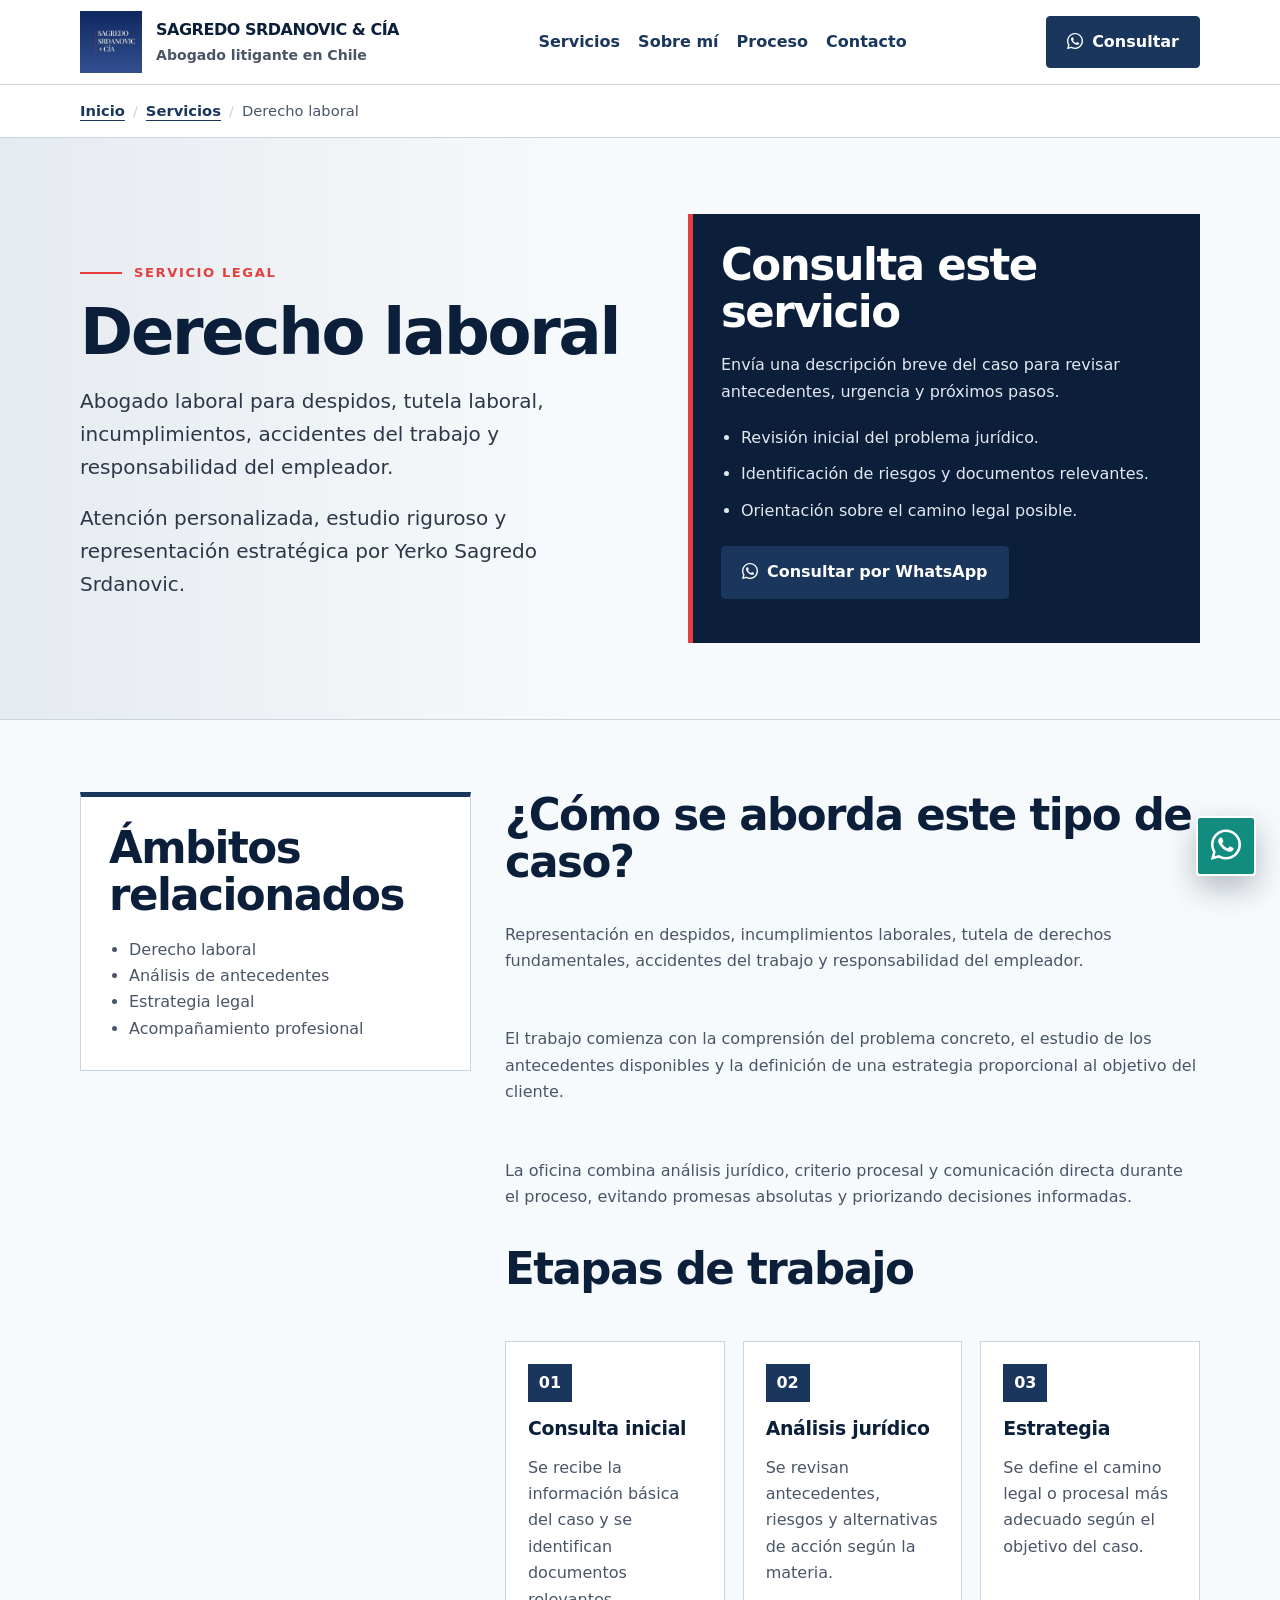
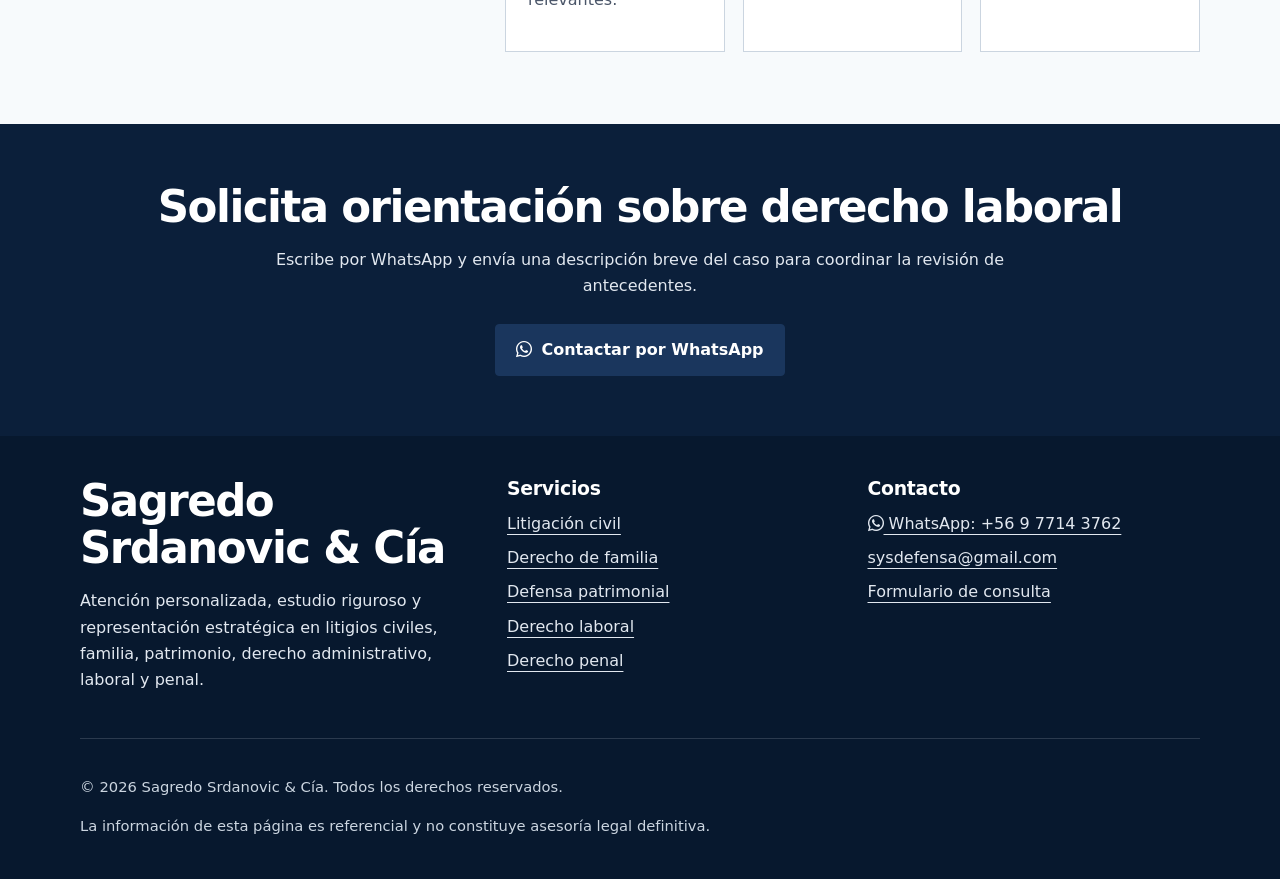
<file: derecho-laboral.html>
<!DOCTYPE html>
<html lang="es-CL">
<head>
  <meta charset="UTF-8" />
  <meta name="viewport" content="width=device-width, initial-scale=1.0" />

  <title>Derecho laboral | Abogado en Chile | Yerko Sagredo Srdanovic</title>
  <meta name="description" content="Abogado laboral para despidos, tutela laboral, incumplimientos, accidentes del trabajo y responsabilidad del empleador." />
  <meta name="keywords" content="derecho laboral, despidos, tutela de derechos fundamentales, accidentes del trabajo, abogado en Chile, Yerko Sagredo Srdanovic, Sagredo Srdanovic" />
  <meta name="author" content="Yerko Sagredo Srdanovic" />
  <meta name="robots" content="index, follow, max-image-preview:large, max-snippet:-1, max-video-preview:-1" />
  <meta name="googlebot" content="index, follow, max-image-preview:large, max-snippet:-1, max-video-preview:-1" />
  <meta name="theme-color" content="#1A365D" />
  <link rel="canonical" href="https://www.sagredosrdanovic.cl/derecho-laboral.html" />
  <link rel="alternate" hreflang="es-cl" href="https://www.sagredosrdanovic.cl/derecho-laboral.html" />
  <link rel="alternate" hreflang="x-default" href="https://www.sagredosrdanovic.cl/derecho-laboral.html" />
  <link rel="icon" href="/favicon.ico" sizes="any" />
  <link rel="icon" href="/favicon.svg" type="image/svg+xml" />
  <link rel="apple-touch-icon" href="/assets/apple-touch-icon.png" />

  <meta property="og:locale" content="es_CL" />
  <meta property="og:type" content="article" />
  <meta property="og:site_name" content="Sagredo Srdanovic &amp; Cía" />
  <meta property="og:title" content="Derecho laboral | Abogado en Chile | Yerko Sagredo Srdanovic" />
  <meta property="og:description" content="Abogado laboral para despidos, tutela laboral, incumplimientos, accidentes del trabajo y responsabilidad del empleador." />
  <meta property="og:url" content="https://www.sagredosrdanovic.cl/derecho-laboral.html" />
  <meta property="og:image" content="https://www.sagredosrdanovic.cl/assets/og-yerko-sagredo-srdanovic.jpg" />
  <meta property="og:image:width" content="1200" />
  <meta property="og:image:height" content="630" />

  <meta name="twitter:card" content="summary_large_image" />
  <meta name="twitter:title" content="Derecho laboral | Abogado en Chile | Yerko Sagredo Srdanovic" />
  <meta name="twitter:description" content="Abogado laboral para despidos, tutela laboral, incumplimientos, accidentes del trabajo y responsabilidad del empleador." />
  <meta name="twitter:image" content="https://www.sagredosrdanovic.cl/assets/og-yerko-sagredo-srdanovic.jpg" />

  <script type="application/ld+json">
{
  "@context": "https://schema.org",
  "@graph": [
    {
      "@type": "LegalService",
      "@id": "https://www.sagredosrdanovic.cl/#legalservice",
      "name": "Sagredo Srdanovic & Cía",
      "url": "https://www.sagredosrdanovic.cl/",
      "logo": "https://www.sagredosrdanovic.cl/assets/logo-sagredo-srdanovic-cia.png",
      "telephone": "+56 9 7714 3762",
      "email": "sysdefensa@gmail.com",
      "areaServed": {
        "@type": "Country",
        "name": "Chile"
      },
      "availableLanguage": [
        "es-CL",
        "Spanish"
      ]
    },
    {
      "@type": "Person",
      "@id": "https://www.sagredosrdanovic.cl/#yerko-sagredo-srdanovic",
      "name": "Yerko Sagredo Srdanovic",
      "jobTitle": "Abogado",
      "worksFor": {
        "@id": "https://www.sagredosrdanovic.cl/#legalservice"
      }
    },
    {
      "@type": "WebSite",
      "@id": "https://www.sagredosrdanovic.cl/#website",
      "url": "https://www.sagredosrdanovic.cl/",
      "name": "Sagredo Srdanovic & Cía",
      "inLanguage": "es-CL",
      "publisher": {
        "@id": "https://www.sagredosrdanovic.cl/#legalservice"
      }
    },
    {
      "@type": "Service",
      "@id": "https://www.sagredosrdanovic.cl/derecho-laboral.html#service",
      "name": "Derecho laboral",
      "description": "Abogado laboral para despidos, tutela laboral, incumplimientos, accidentes del trabajo y responsabilidad del empleador.",
      "provider": {
        "@id": "https://www.sagredosrdanovic.cl/#legalservice"
      },
      "areaServed": {
        "@type": "Country",
        "name": "Chile"
      },
      "serviceType": "Derecho laboral",
      "url": "https://www.sagredosrdanovic.cl/derecho-laboral.html"
    },
    {
      "@type": "WebPage",
      "@id": "https://www.sagredosrdanovic.cl/derecho-laboral.html#webpage",
      "url": "https://www.sagredosrdanovic.cl/derecho-laboral.html",
      "name": "Derecho laboral | Yerko Sagredo Srdanovic",
      "description": "Abogado laboral para despidos, tutela laboral, incumplimientos, accidentes del trabajo y responsabilidad del empleador.",
      "isPartOf": {
        "@id": "https://www.sagredosrdanovic.cl/#website"
      },
      "about": {
        "@id": "https://www.sagredosrdanovic.cl/derecho-laboral.html#service"
      },
      "dateModified": "2026-06-05",
      "inLanguage": "es-CL"
    },
    {
      "@type": "BreadcrumbList",
      "@id": "https://www.sagredosrdanovic.cl/derecho-laboral.html#breadcrumb",
      "itemListElement": [
        {
          "@type": "ListItem",
          "position": 1,
          "name": "Inicio",
          "item": "https://www.sagredosrdanovic.cl/"
        },
        {
          "@type": "ListItem",
          "position": 2,
          "name": "Servicios",
          "item": "https://www.sagredosrdanovic.cl/#servicios"
        },
        {
          "@type": "ListItem",
          "position": 3,
          "name": "Derecho laboral",
          "item": "https://www.sagredosrdanovic.cl/derecho-laboral.html"
        }
      ]
    }
  ]
}
  </script>

  <link rel="preconnect" href="https://cdn.jsdelivr.net" crossorigin />
  <link rel="dns-prefetch" href="//cdn.jsdelivr.net" />
  <link rel="stylesheet" href="https://cdn.jsdelivr.net/npm/bootstrap-icons@1.11.3/font/bootstrap-icons.min.css" />
  <link rel="stylesheet" href="assets/seo-page.css" />
</head>

<body>
  <header class="site-header">
    <div class="container header-inner">
      <a class="brand" href="index.html" aria-label="Ir al inicio de Sagredo Srdanovic y Compañía">
        <img class="brand-logo" src="assets/logo-sagredo-srdanovic-cia.png" alt="Logo de Sagredo Srdanovic &amp; Cía" width="320" height="320" />
        <span>
          <span class="brand-name">Sagredo Srdanovic &amp; Cía</span>
          <span class="brand-subtitle">Abogado litigante en Chile</span>
        </span>
      </a>

      <nav class="nav" aria-label="Navegación principal">
        <a href="index.html#servicios">Servicios</a>
        <a href="index.html#sobre-mi">Sobre mí</a>
        <a href="index.html#proceso">Proceso</a>
        <a href="index.html#contacto">Contacto</a>
      </nav>

      <a class="btn btn-primary" href="https://api.whatsapp.com/send?phone=56977143762&text=Hola%2C%20me%20gustar%C3%ADa%20solicitar%20orientaci%C3%B3n%20legal.%0A%0AServicio%20de%20inter%C3%A9s%3A%20Derecho%20laboral%0A%0AQuedo%20atento/a%20a%20su%20respuesta." target="_blank" rel="noopener noreferrer">
        <i class="bi bi-whatsapp" aria-hidden="true"></i>
        Consultar
      </a>
    </div>
  </header>

  <main>
    <nav class="breadcrumbs" aria-label="Ruta de navegación">
      <div class="container">
        <ol>
          <li><a href="index.html">Inicio</a></li>
          <li><a href="index.html#servicios">Servicios</a></li>
          <li aria-current="page">Derecho laboral</li>
        </ol>
      </div>
    </nav>

    <section class="hero">
      <div class="container hero-grid">
        <div>
          <p class="eyebrow">Servicio legal</p>
          <h1>Derecho laboral</h1>
          <p class="lead">Abogado laboral para despidos, tutela laboral, incumplimientos, accidentes del trabajo y responsabilidad del empleador.</p>
          <p class="lead">Atención personalizada, estudio riguroso y representación estratégica por Yerko Sagredo Srdanovic.</p>
        </div>

        <aside class="hero-card" aria-labelledby="consulta-title">
          <h2 id="consulta-title">Consulta este servicio</h2>
          <p>Envía una descripción breve del caso para revisar antecedentes, urgencia y próximos pasos.</p>
          <ul>
            <li>Revisión inicial del problema jurídico.</li>
            <li>Identificación de riesgos y documentos relevantes.</li>
            <li>Orientación sobre el camino legal posible.</li>
          </ul>
          <p style="margin-top:22px;">
            <a class="btn btn-primary" href="https://api.whatsapp.com/send?phone=56977143762&text=Hola%2C%20me%20gustar%C3%ADa%20solicitar%20orientaci%C3%B3n%20legal.%0A%0AServicio%20de%20inter%C3%A9s%3A%20Derecho%20laboral%0A%0AQuedo%20atento/a%20a%20su%20respuesta." target="_blank" rel="noopener noreferrer">
              <i class="bi bi-whatsapp" aria-hidden="true"></i>
              Consultar por WhatsApp
            </a>
          </p>
        </aside>
      </div>
    </section>

    <section class="section">
      <div class="container content-grid">
        <aside class="side-panel">
          <h2>Ámbitos relacionados</h2>
          <ul>
            <li>Derecho laboral</li>
            <li>Análisis de antecedentes</li>
            <li>Estrategia legal</li>
            <li>Acompañamiento profesional</li>
          </ul>
        </aside>

        <article class="article-content">
          <h2>¿Cómo se aborda este tipo de caso?</h2>
          <p>Representación en despidos, incumplimientos laborales, tutela de derechos fundamentales, accidentes del trabajo y responsabilidad del empleador.</p>
          <p>El trabajo comienza con la comprensión del problema concreto, el estudio de los antecedentes disponibles y la definición de una estrategia proporcional al objetivo del cliente.</p>
          <p>La oficina combina análisis jurídico, criterio procesal y comunicación directa durante el proceso, evitando promesas absolutas y priorizando decisiones informadas.</p>

          <h2>Etapas de trabajo</h2>
          <div class="steps">
            <div class="step">
              <strong>01</strong>
              <h3>Consulta inicial</h3>
              <p>Se recibe la información básica del caso y se identifican documentos relevantes.</p>
            </div>
            <div class="step">
              <strong>02</strong>
              <h3>Análisis jurídico</h3>
              <p>Se revisan antecedentes, riesgos y alternativas de acción según la materia.</p>
            </div>
            <div class="step">
              <strong>03</strong>
              <h3>Estrategia</h3>
              <p>Se define el camino legal o procesal más adecuado según el objetivo del caso.</p>
            </div>
          </div>
        </article>
      </div>
    </section>

    <section class="cta">
      <div class="container">
        <h2>Solicita orientación sobre derecho laboral</h2>
        <p>Escribe por WhatsApp y envía una descripción breve del caso para coordinar la revisión de antecedentes.</p>
        <a class="btn btn-primary" href="https://api.whatsapp.com/send?phone=56977143762&text=Hola%2C%20me%20gustar%C3%ADa%20solicitar%20orientaci%C3%B3n%20legal.%0A%0AServicio%20de%20inter%C3%A9s%3A%20Derecho%20laboral%0A%0AQuedo%20atento/a%20a%20su%20respuesta." target="_blank" rel="noopener noreferrer">
          <i class="bi bi-whatsapp" aria-hidden="true"></i>
          Contactar por WhatsApp
        </a>
      </div>
    </section>
  </main>

  <a class="whatsapp-floating" href="https://api.whatsapp.com/send?phone=56977143762&text=Hola%2C%20me%20gustar%C3%ADa%20solicitar%20orientaci%C3%B3n%20legal.%0A%0AServicio%20de%20inter%C3%A9s%3A%20Derecho%20laboral%0A%0AQuedo%20atento/a%20a%20su%20respuesta." target="_blank" rel="noopener noreferrer" aria-label="Contactar por WhatsApp a Sagredo Srdanovic y Compañía sobre Derecho laboral">
    <i class="bi bi-whatsapp" aria-hidden="true"></i>
    <span class="sr-only">Contactar por WhatsApp</span>
  </a>

  <footer class="site-footer">
    <div class="container">
      <div class="footer-grid">
        <div>
          <h2>Sagredo Srdanovic &amp; Cía</h2>
          <p>Atención personalizada, estudio riguroso y representación estratégica en litigios civiles, familia, patrimonio, derecho administrativo, laboral y penal.</p>
        </div>
        <div>
          <h3>Servicios</h3>
          <ul>
            <li><a href="litigacion-civil-responsabilidad-civil.html">Litigación civil</a></li>
            <li><a href="derecho-familia.html">Derecho de familia</a></li>
            <li><a href="juicios-ejecutivos-defensa-patrimonial.html">Defensa patrimonial</a></li>
            <li><a href="derecho-laboral.html">Derecho laboral</a></li>
            <li><a href="derecho-penal.html">Derecho penal</a></li>
          </ul>
        </div>
        <div>
          <h3>Contacto</h3>
          <ul>
            <li><a href="https://api.whatsapp.com/send?phone=56977143762&text=Hola%2C%20me%20gustar%C3%ADa%20solicitar%20orientaci%C3%B3n%20legal." target="_blank" rel="noopener noreferrer"><i class="bi bi-whatsapp" aria-hidden="true"></i> WhatsApp: +56 9 7714 3762</a></li>
            <li><a href="mailto:sysdefensa@gmail.com">sysdefensa@gmail.com</a></li>
            <li><a href="index.html#contacto">Formulario de consulta</a></li>
          </ul>
        </div>
      </div>
      <div class="footer-bottom">
        <p>© 2026 Sagredo Srdanovic &amp; Cía. Todos los derechos reservados.</p>
        <p>La información de esta página es referencial y no constituye asesoría legal definitiva.</p>
      </div>
    </div>
  </footer>
</body>
</html>
</file>
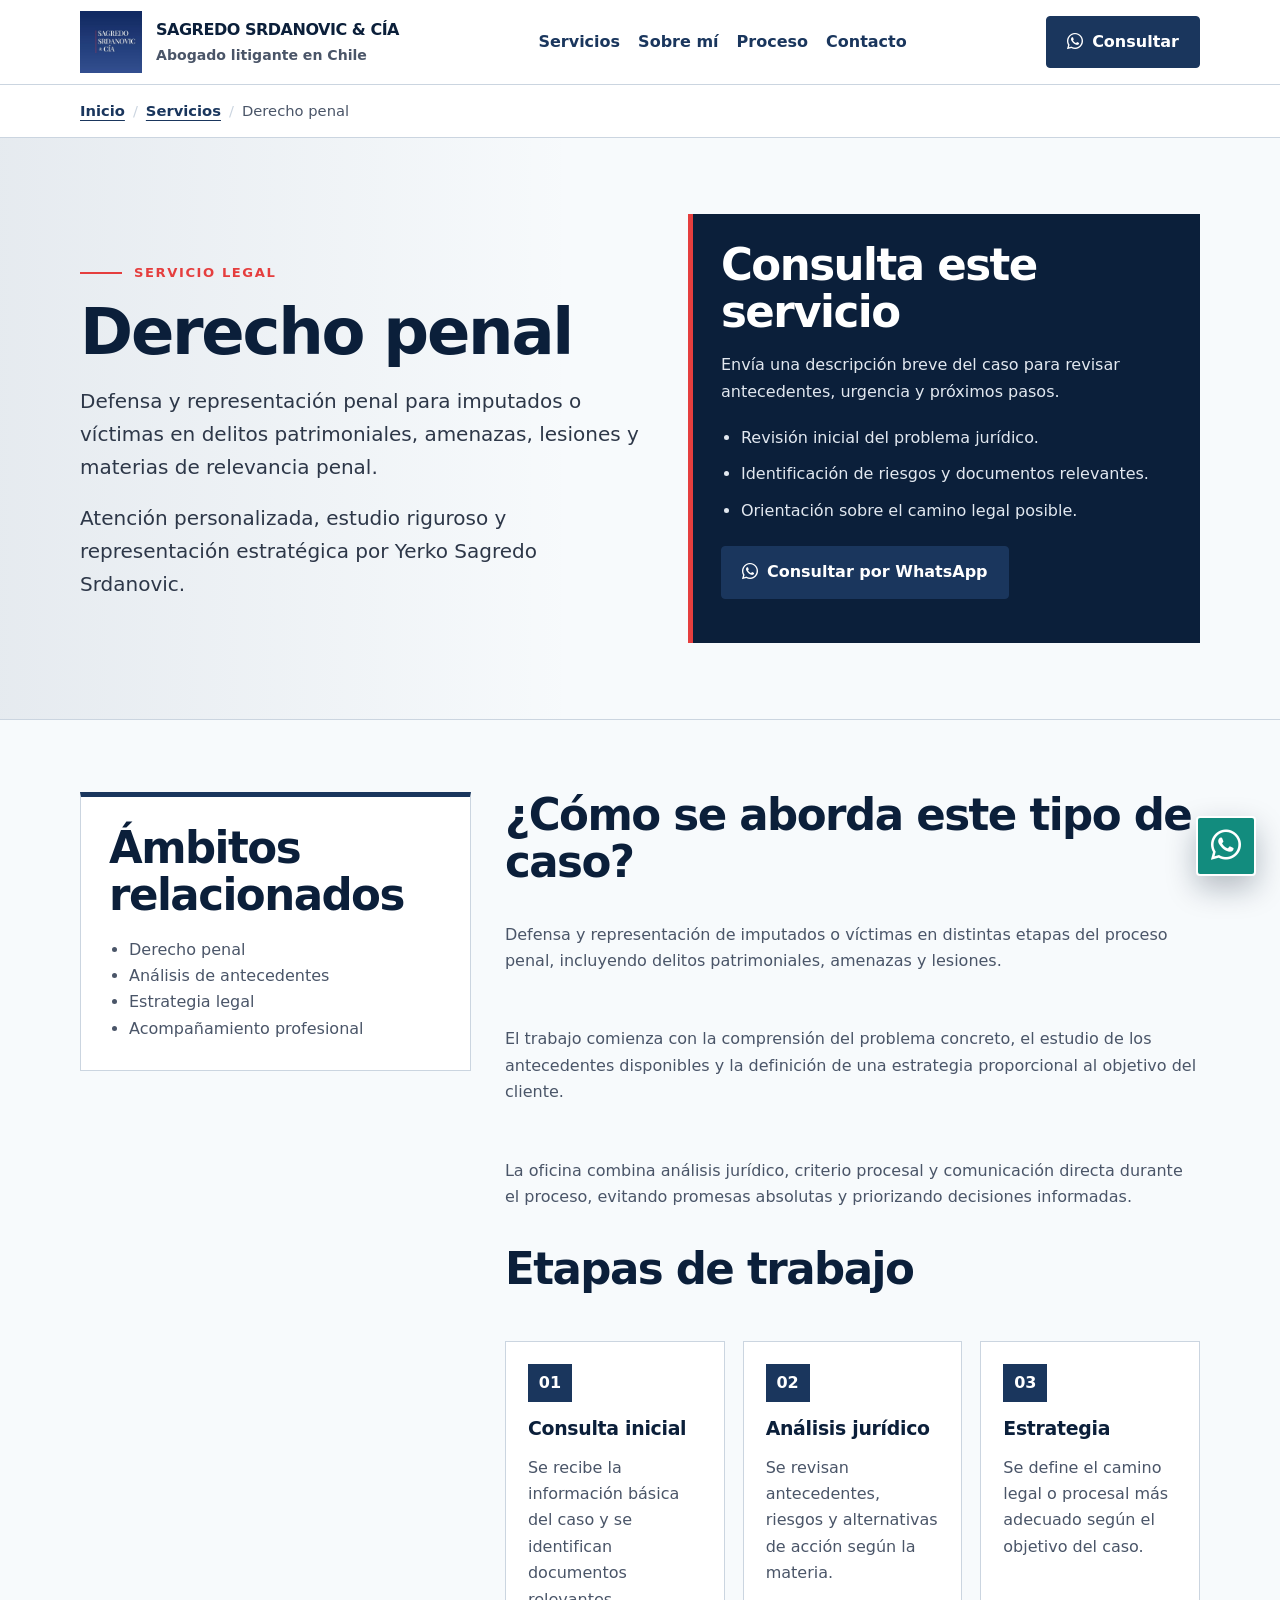
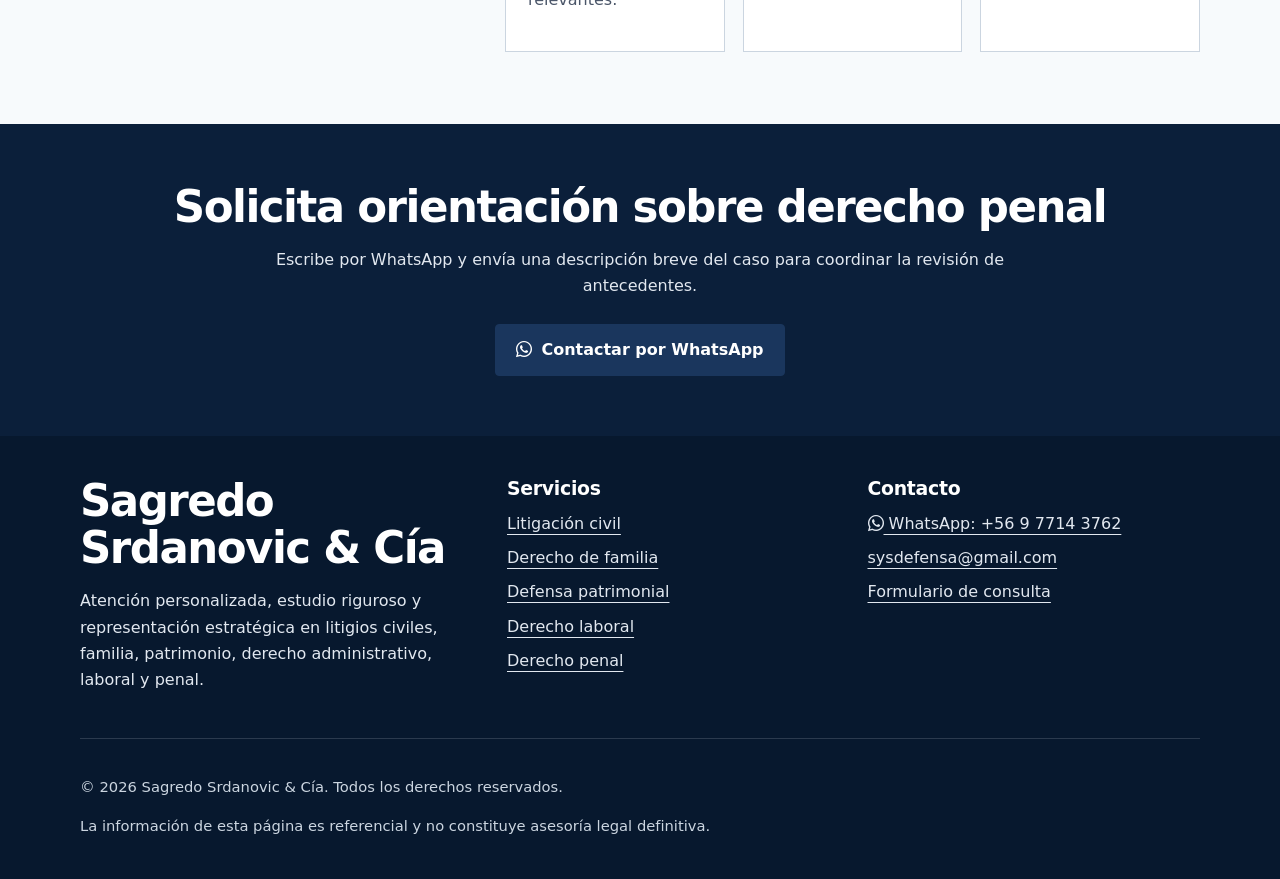
<file: derecho-penal.html>
<!DOCTYPE html>
<html lang="es-CL">
<head>
  <meta charset="UTF-8" />
  <meta name="viewport" content="width=device-width, initial-scale=1.0" />

  <title>Derecho penal | Abogado en Chile | Yerko Sagredo Srdanovic</title>
  <meta name="description" content="Defensa y representación penal para imputados o víctimas en delitos patrimoniales, amenazas, lesiones y materias de relevancia penal." />
  <meta name="keywords" content="derecho penal, defensa penal, representación de víctimas, delitos patrimoniales, amenazas, lesiones, abogado en Chile, Yerko Sagredo Srdanovic, Sagredo Srdanovic" />
  <meta name="author" content="Yerko Sagredo Srdanovic" />
  <meta name="robots" content="index, follow, max-image-preview:large, max-snippet:-1, max-video-preview:-1" />
  <meta name="googlebot" content="index, follow, max-image-preview:large, max-snippet:-1, max-video-preview:-1" />
  <meta name="theme-color" content="#1A365D" />
  <link rel="canonical" href="https://www.sagredosrdanovic.cl/derecho-penal.html" />
  <link rel="alternate" hreflang="es-cl" href="https://www.sagredosrdanovic.cl/derecho-penal.html" />
  <link rel="alternate" hreflang="x-default" href="https://www.sagredosrdanovic.cl/derecho-penal.html" />
  <link rel="icon" href="/favicon.ico" sizes="any" />
  <link rel="icon" href="/favicon.svg" type="image/svg+xml" />
  <link rel="apple-touch-icon" href="/assets/apple-touch-icon.png" />

  <meta property="og:locale" content="es_CL" />
  <meta property="og:type" content="article" />
  <meta property="og:site_name" content="Sagredo Srdanovic &amp; Cía" />
  <meta property="og:title" content="Derecho penal | Abogado en Chile | Yerko Sagredo Srdanovic" />
  <meta property="og:description" content="Defensa y representación penal para imputados o víctimas en delitos patrimoniales, amenazas, lesiones y materias de relevancia penal." />
  <meta property="og:url" content="https://www.sagredosrdanovic.cl/derecho-penal.html" />
  <meta property="og:image" content="https://www.sagredosrdanovic.cl/assets/og-yerko-sagredo-srdanovic.jpg" />
  <meta property="og:image:width" content="1200" />
  <meta property="og:image:height" content="630" />

  <meta name="twitter:card" content="summary_large_image" />
  <meta name="twitter:title" content="Derecho penal | Abogado en Chile | Yerko Sagredo Srdanovic" />
  <meta name="twitter:description" content="Defensa y representación penal para imputados o víctimas en delitos patrimoniales, amenazas, lesiones y materias de relevancia penal." />
  <meta name="twitter:image" content="https://www.sagredosrdanovic.cl/assets/og-yerko-sagredo-srdanovic.jpg" />

  <script type="application/ld+json">
{
  "@context": "https://schema.org",
  "@graph": [
    {
      "@type": "LegalService",
      "@id": "https://www.sagredosrdanovic.cl/#legalservice",
      "name": "Sagredo Srdanovic & Cía",
      "url": "https://www.sagredosrdanovic.cl/",
      "logo": "https://www.sagredosrdanovic.cl/assets/logo-sagredo-srdanovic-cia.png",
      "telephone": "+56 9 7714 3762",
      "email": "sysdefensa@gmail.com",
      "areaServed": {
        "@type": "Country",
        "name": "Chile"
      },
      "availableLanguage": [
        "es-CL",
        "Spanish"
      ]
    },
    {
      "@type": "Person",
      "@id": "https://www.sagredosrdanovic.cl/#yerko-sagredo-srdanovic",
      "name": "Yerko Sagredo Srdanovic",
      "jobTitle": "Abogado",
      "worksFor": {
        "@id": "https://www.sagredosrdanovic.cl/#legalservice"
      }
    },
    {
      "@type": "WebSite",
      "@id": "https://www.sagredosrdanovic.cl/#website",
      "url": "https://www.sagredosrdanovic.cl/",
      "name": "Sagredo Srdanovic & Cía",
      "inLanguage": "es-CL",
      "publisher": {
        "@id": "https://www.sagredosrdanovic.cl/#legalservice"
      }
    },
    {
      "@type": "Service",
      "@id": "https://www.sagredosrdanovic.cl/derecho-penal.html#service",
      "name": "Derecho penal",
      "description": "Defensa y representación penal para imputados o víctimas en delitos patrimoniales, amenazas, lesiones y materias de relevancia penal.",
      "provider": {
        "@id": "https://www.sagredosrdanovic.cl/#legalservice"
      },
      "areaServed": {
        "@type": "Country",
        "name": "Chile"
      },
      "serviceType": "Derecho penal",
      "url": "https://www.sagredosrdanovic.cl/derecho-penal.html"
    },
    {
      "@type": "WebPage",
      "@id": "https://www.sagredosrdanovic.cl/derecho-penal.html#webpage",
      "url": "https://www.sagredosrdanovic.cl/derecho-penal.html",
      "name": "Derecho penal | Yerko Sagredo Srdanovic",
      "description": "Defensa y representación penal para imputados o víctimas en delitos patrimoniales, amenazas, lesiones y materias de relevancia penal.",
      "isPartOf": {
        "@id": "https://www.sagredosrdanovic.cl/#website"
      },
      "about": {
        "@id": "https://www.sagredosrdanovic.cl/derecho-penal.html#service"
      },
      "dateModified": "2026-06-05",
      "inLanguage": "es-CL"
    },
    {
      "@type": "BreadcrumbList",
      "@id": "https://www.sagredosrdanovic.cl/derecho-penal.html#breadcrumb",
      "itemListElement": [
        {
          "@type": "ListItem",
          "position": 1,
          "name": "Inicio",
          "item": "https://www.sagredosrdanovic.cl/"
        },
        {
          "@type": "ListItem",
          "position": 2,
          "name": "Servicios",
          "item": "https://www.sagredosrdanovic.cl/#servicios"
        },
        {
          "@type": "ListItem",
          "position": 3,
          "name": "Derecho penal",
          "item": "https://www.sagredosrdanovic.cl/derecho-penal.html"
        }
      ]
    }
  ]
}
  </script>

  <link rel="preconnect" href="https://cdn.jsdelivr.net" crossorigin />
  <link rel="dns-prefetch" href="//cdn.jsdelivr.net" />
  <link rel="stylesheet" href="https://cdn.jsdelivr.net/npm/bootstrap-icons@1.11.3/font/bootstrap-icons.min.css" />
  <link rel="stylesheet" href="assets/seo-page.css" />
</head>

<body>
  <header class="site-header">
    <div class="container header-inner">
      <a class="brand" href="index.html" aria-label="Ir al inicio de Sagredo Srdanovic y Compañía">
        <img class="brand-logo" src="assets/logo-sagredo-srdanovic-cia.png" alt="Logo de Sagredo Srdanovic &amp; Cía" width="320" height="320" />
        <span>
          <span class="brand-name">Sagredo Srdanovic &amp; Cía</span>
          <span class="brand-subtitle">Abogado litigante en Chile</span>
        </span>
      </a>

      <nav class="nav" aria-label="Navegación principal">
        <a href="index.html#servicios">Servicios</a>
        <a href="index.html#sobre-mi">Sobre mí</a>
        <a href="index.html#proceso">Proceso</a>
        <a href="index.html#contacto">Contacto</a>
      </nav>

      <a class="btn btn-primary" href="https://api.whatsapp.com/send?phone=56977143762&text=Hola%2C%20me%20gustar%C3%ADa%20solicitar%20orientaci%C3%B3n%20legal.%0A%0AServicio%20de%20inter%C3%A9s%3A%20Derecho%20penal%0A%0AQuedo%20atento/a%20a%20su%20respuesta." target="_blank" rel="noopener noreferrer">
        <i class="bi bi-whatsapp" aria-hidden="true"></i>
        Consultar
      </a>
    </div>
  </header>

  <main>
    <nav class="breadcrumbs" aria-label="Ruta de navegación">
      <div class="container">
        <ol>
          <li><a href="index.html">Inicio</a></li>
          <li><a href="index.html#servicios">Servicios</a></li>
          <li aria-current="page">Derecho penal</li>
        </ol>
      </div>
    </nav>

    <section class="hero">
      <div class="container hero-grid">
        <div>
          <p class="eyebrow">Servicio legal</p>
          <h1>Derecho penal</h1>
          <p class="lead">Defensa y representación penal para imputados o víctimas en delitos patrimoniales, amenazas, lesiones y materias de relevancia penal.</p>
          <p class="lead">Atención personalizada, estudio riguroso y representación estratégica por Yerko Sagredo Srdanovic.</p>
        </div>

        <aside class="hero-card" aria-labelledby="consulta-title">
          <h2 id="consulta-title">Consulta este servicio</h2>
          <p>Envía una descripción breve del caso para revisar antecedentes, urgencia y próximos pasos.</p>
          <ul>
            <li>Revisión inicial del problema jurídico.</li>
            <li>Identificación de riesgos y documentos relevantes.</li>
            <li>Orientación sobre el camino legal posible.</li>
          </ul>
          <p style="margin-top:22px;">
            <a class="btn btn-primary" href="https://api.whatsapp.com/send?phone=56977143762&text=Hola%2C%20me%20gustar%C3%ADa%20solicitar%20orientaci%C3%B3n%20legal.%0A%0AServicio%20de%20inter%C3%A9s%3A%20Derecho%20penal%0A%0AQuedo%20atento/a%20a%20su%20respuesta." target="_blank" rel="noopener noreferrer">
              <i class="bi bi-whatsapp" aria-hidden="true"></i>
              Consultar por WhatsApp
            </a>
          </p>
        </aside>
      </div>
    </section>

    <section class="section">
      <div class="container content-grid">
        <aside class="side-panel">
          <h2>Ámbitos relacionados</h2>
          <ul>
            <li>Derecho penal</li>
            <li>Análisis de antecedentes</li>
            <li>Estrategia legal</li>
            <li>Acompañamiento profesional</li>
          </ul>
        </aside>

        <article class="article-content">
          <h2>¿Cómo se aborda este tipo de caso?</h2>
          <p>Defensa y representación de imputados o víctimas en distintas etapas del proceso penal, incluyendo delitos patrimoniales, amenazas y lesiones.</p>
          <p>El trabajo comienza con la comprensión del problema concreto, el estudio de los antecedentes disponibles y la definición de una estrategia proporcional al objetivo del cliente.</p>
          <p>La oficina combina análisis jurídico, criterio procesal y comunicación directa durante el proceso, evitando promesas absolutas y priorizando decisiones informadas.</p>

          <h2>Etapas de trabajo</h2>
          <div class="steps">
            <div class="step">
              <strong>01</strong>
              <h3>Consulta inicial</h3>
              <p>Se recibe la información básica del caso y se identifican documentos relevantes.</p>
            </div>
            <div class="step">
              <strong>02</strong>
              <h3>Análisis jurídico</h3>
              <p>Se revisan antecedentes, riesgos y alternativas de acción según la materia.</p>
            </div>
            <div class="step">
              <strong>03</strong>
              <h3>Estrategia</h3>
              <p>Se define el camino legal o procesal más adecuado según el objetivo del caso.</p>
            </div>
          </div>
        </article>
      </div>
    </section>

    <section class="cta">
      <div class="container">
        <h2>Solicita orientación sobre derecho penal</h2>
        <p>Escribe por WhatsApp y envía una descripción breve del caso para coordinar la revisión de antecedentes.</p>
        <a class="btn btn-primary" href="https://api.whatsapp.com/send?phone=56977143762&text=Hola%2C%20me%20gustar%C3%ADa%20solicitar%20orientaci%C3%B3n%20legal.%0A%0AServicio%20de%20inter%C3%A9s%3A%20Derecho%20penal%0A%0AQuedo%20atento/a%20a%20su%20respuesta." target="_blank" rel="noopener noreferrer">
          <i class="bi bi-whatsapp" aria-hidden="true"></i>
          Contactar por WhatsApp
        </a>
      </div>
    </section>
  </main>

  <a class="whatsapp-floating" href="https://api.whatsapp.com/send?phone=56977143762&text=Hola%2C%20me%20gustar%C3%ADa%20solicitar%20orientaci%C3%B3n%20legal.%0A%0AServicio%20de%20inter%C3%A9s%3A%20Derecho%20penal%0A%0AQuedo%20atento/a%20a%20su%20respuesta." target="_blank" rel="noopener noreferrer" aria-label="Contactar por WhatsApp a Sagredo Srdanovic y Compañía sobre Derecho penal">
    <i class="bi bi-whatsapp" aria-hidden="true"></i>
    <span class="sr-only">Contactar por WhatsApp</span>
  </a>

  <footer class="site-footer">
    <div class="container">
      <div class="footer-grid">
        <div>
          <h2>Sagredo Srdanovic &amp; Cía</h2>
          <p>Atención personalizada, estudio riguroso y representación estratégica en litigios civiles, familia, patrimonio, derecho administrativo, laboral y penal.</p>
        </div>
        <div>
          <h3>Servicios</h3>
          <ul>
            <li><a href="litigacion-civil-responsabilidad-civil.html">Litigación civil</a></li>
            <li><a href="derecho-familia.html">Derecho de familia</a></li>
            <li><a href="juicios-ejecutivos-defensa-patrimonial.html">Defensa patrimonial</a></li>
            <li><a href="derecho-laboral.html">Derecho laboral</a></li>
            <li><a href="derecho-penal.html">Derecho penal</a></li>
          </ul>
        </div>
        <div>
          <h3>Contacto</h3>
          <ul>
            <li><a href="https://api.whatsapp.com/send?phone=56977143762&text=Hola%2C%20me%20gustar%C3%ADa%20solicitar%20orientaci%C3%B3n%20legal." target="_blank" rel="noopener noreferrer"><i class="bi bi-whatsapp" aria-hidden="true"></i> WhatsApp: +56 9 7714 3762</a></li>
            <li><a href="mailto:sysdefensa@gmail.com">sysdefensa@gmail.com</a></li>
            <li><a href="index.html#contacto">Formulario de consulta</a></li>
          </ul>
        </div>
      </div>
      <div class="footer-bottom">
        <p>© 2026 Sagredo Srdanovic &amp; Cía. Todos los derechos reservados.</p>
        <p>La información de esta página es referencial y no constituye asesoría legal definitiva.</p>
      </div>
    </div>
  </footer>
</body>
</html>
</file>
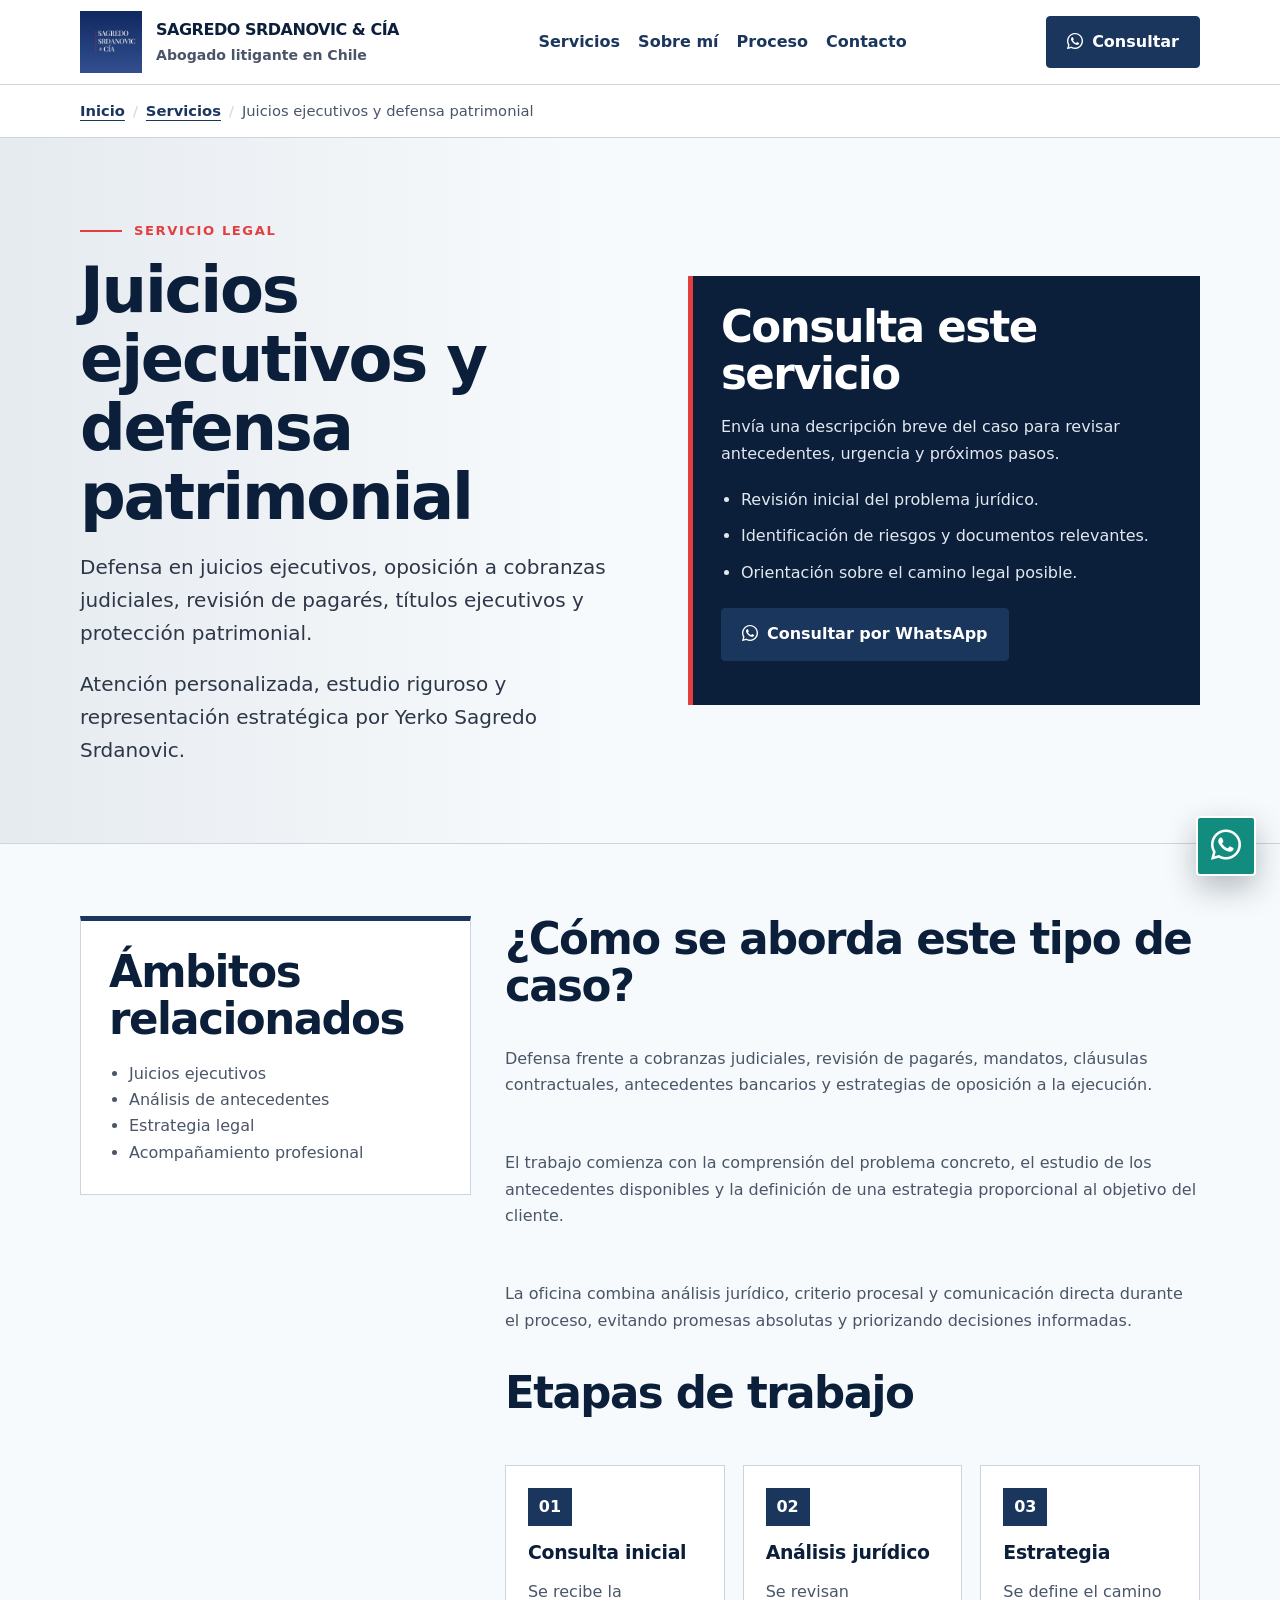
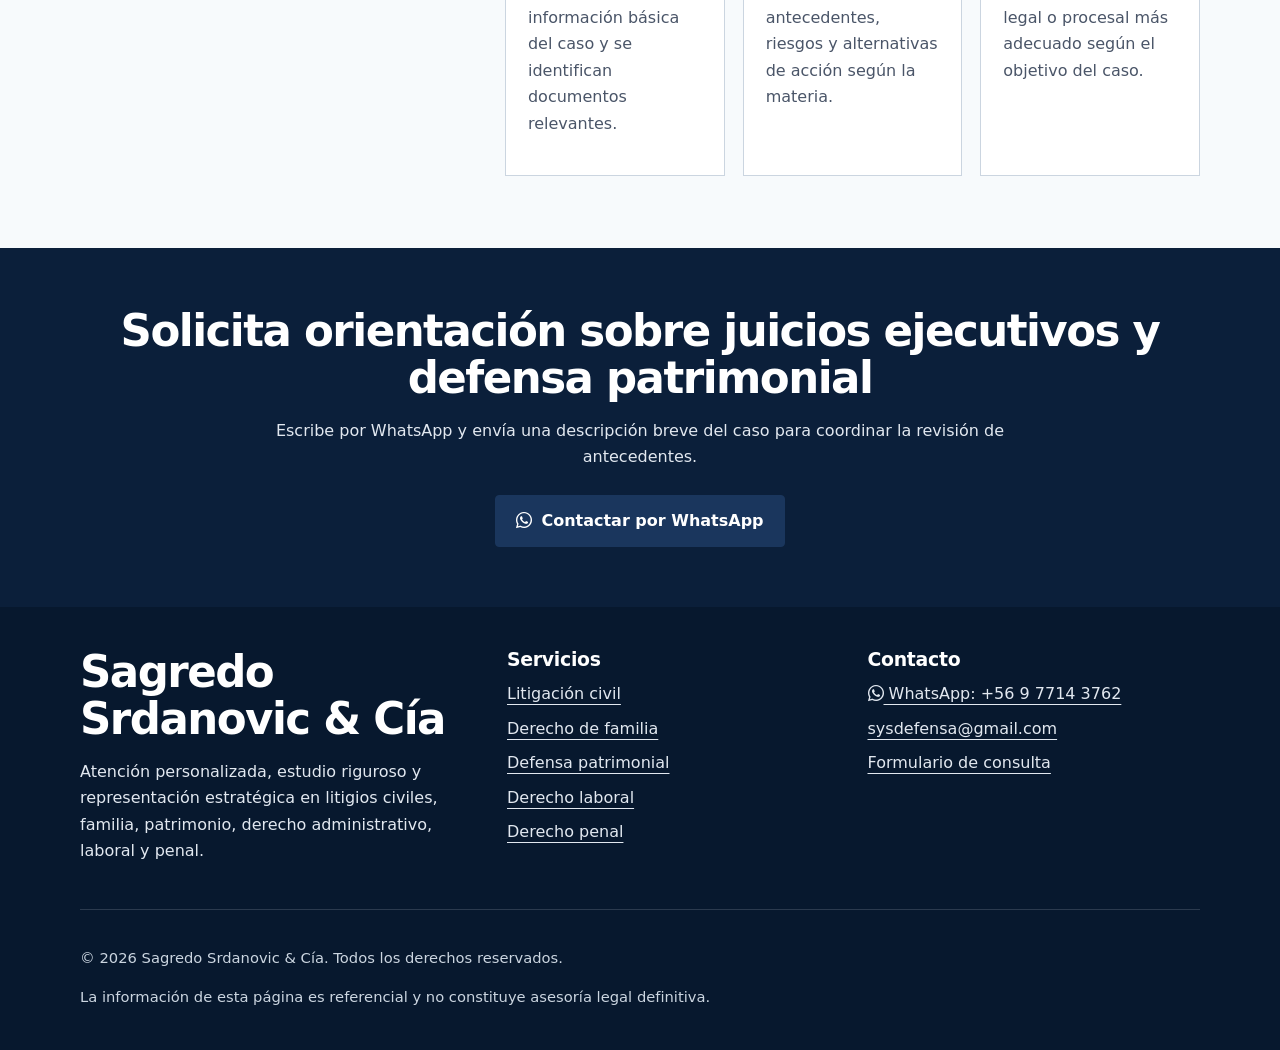
<file: juicios-ejecutivos-defensa-patrimonial.html>
<!DOCTYPE html>
<html lang="es-CL">
<head>
  <meta charset="UTF-8" />
  <meta name="viewport" content="width=device-width, initial-scale=1.0" />

  <title>Juicios ejecutivos y defensa patrimonial | Abogado en Chile | Yerko Sagredo Srdanovic</title>
  <meta name="description" content="Defensa en juicios ejecutivos, oposición a cobranzas judiciales, revisión de pagarés, títulos ejecutivos y protección patrimonial." />
  <meta name="keywords" content="juicios ejecutivos, defensa patrimonial, pagarés, cobranzas judiciales, oposición a la ejecución, abogado en Chile, Yerko Sagredo Srdanovic, Sagredo Srdanovic" />
  <meta name="author" content="Yerko Sagredo Srdanovic" />
  <meta name="robots" content="index, follow, max-image-preview:large, max-snippet:-1, max-video-preview:-1" />
  <meta name="googlebot" content="index, follow, max-image-preview:large, max-snippet:-1, max-video-preview:-1" />
  <meta name="theme-color" content="#1A365D" />
  <link rel="canonical" href="https://www.sagredosrdanovic.cl/juicios-ejecutivos-defensa-patrimonial.html" />
  <link rel="alternate" hreflang="es-cl" href="https://www.sagredosrdanovic.cl/juicios-ejecutivos-defensa-patrimonial.html" />
  <link rel="alternate" hreflang="x-default" href="https://www.sagredosrdanovic.cl/juicios-ejecutivos-defensa-patrimonial.html" />
  <link rel="icon" href="/favicon.ico" sizes="any" />
  <link rel="icon" href="/favicon.svg" type="image/svg+xml" />
  <link rel="apple-touch-icon" href="/assets/apple-touch-icon.png" />

  <meta property="og:locale" content="es_CL" />
  <meta property="og:type" content="article" />
  <meta property="og:site_name" content="Sagredo Srdanovic &amp; Cía" />
  <meta property="og:title" content="Juicios ejecutivos y defensa patrimonial | Abogado en Chile | Yerko Sagredo Srdanovic" />
  <meta property="og:description" content="Defensa en juicios ejecutivos, oposición a cobranzas judiciales, revisión de pagarés, títulos ejecutivos y protección patrimonial." />
  <meta property="og:url" content="https://www.sagredosrdanovic.cl/juicios-ejecutivos-defensa-patrimonial.html" />
  <meta property="og:image" content="https://www.sagredosrdanovic.cl/assets/og-yerko-sagredo-srdanovic.jpg" />
  <meta property="og:image:width" content="1200" />
  <meta property="og:image:height" content="630" />

  <meta name="twitter:card" content="summary_large_image" />
  <meta name="twitter:title" content="Juicios ejecutivos y defensa patrimonial | Abogado en Chile | Yerko Sagredo Srdanovic" />
  <meta name="twitter:description" content="Defensa en juicios ejecutivos, oposición a cobranzas judiciales, revisión de pagarés, títulos ejecutivos y protección patrimonial." />
  <meta name="twitter:image" content="https://www.sagredosrdanovic.cl/assets/og-yerko-sagredo-srdanovic.jpg" />

  <script type="application/ld+json">
{
  "@context": "https://schema.org",
  "@graph": [
    {
      "@type": "LegalService",
      "@id": "https://www.sagredosrdanovic.cl/#legalservice",
      "name": "Sagredo Srdanovic & Cía",
      "url": "https://www.sagredosrdanovic.cl/",
      "logo": "https://www.sagredosrdanovic.cl/assets/logo-sagredo-srdanovic-cia.png",
      "telephone": "+56 9 7714 3762",
      "email": "sysdefensa@gmail.com",
      "areaServed": {
        "@type": "Country",
        "name": "Chile"
      },
      "availableLanguage": [
        "es-CL",
        "Spanish"
      ]
    },
    {
      "@type": "Person",
      "@id": "https://www.sagredosrdanovic.cl/#yerko-sagredo-srdanovic",
      "name": "Yerko Sagredo Srdanovic",
      "jobTitle": "Abogado",
      "worksFor": {
        "@id": "https://www.sagredosrdanovic.cl/#legalservice"
      }
    },
    {
      "@type": "WebSite",
      "@id": "https://www.sagredosrdanovic.cl/#website",
      "url": "https://www.sagredosrdanovic.cl/",
      "name": "Sagredo Srdanovic & Cía",
      "inLanguage": "es-CL",
      "publisher": {
        "@id": "https://www.sagredosrdanovic.cl/#legalservice"
      }
    },
    {
      "@type": "Service",
      "@id": "https://www.sagredosrdanovic.cl/juicios-ejecutivos-defensa-patrimonial.html#service",
      "name": "Juicios ejecutivos y defensa patrimonial",
      "description": "Defensa en juicios ejecutivos, oposición a cobranzas judiciales, revisión de pagarés, títulos ejecutivos y protección patrimonial.",
      "provider": {
        "@id": "https://www.sagredosrdanovic.cl/#legalservice"
      },
      "areaServed": {
        "@type": "Country",
        "name": "Chile"
      },
      "serviceType": "Juicios ejecutivos y defensa patrimonial",
      "url": "https://www.sagredosrdanovic.cl/juicios-ejecutivos-defensa-patrimonial.html"
    },
    {
      "@type": "WebPage",
      "@id": "https://www.sagredosrdanovic.cl/juicios-ejecutivos-defensa-patrimonial.html#webpage",
      "url": "https://www.sagredosrdanovic.cl/juicios-ejecutivos-defensa-patrimonial.html",
      "name": "Juicios ejecutivos y defensa patrimonial | Yerko Sagredo Srdanovic",
      "description": "Defensa en juicios ejecutivos, oposición a cobranzas judiciales, revisión de pagarés, títulos ejecutivos y protección patrimonial.",
      "isPartOf": {
        "@id": "https://www.sagredosrdanovic.cl/#website"
      },
      "about": {
        "@id": "https://www.sagredosrdanovic.cl/juicios-ejecutivos-defensa-patrimonial.html#service"
      },
      "dateModified": "2026-06-05",
      "inLanguage": "es-CL"
    },
    {
      "@type": "BreadcrumbList",
      "@id": "https://www.sagredosrdanovic.cl/juicios-ejecutivos-defensa-patrimonial.html#breadcrumb",
      "itemListElement": [
        {
          "@type": "ListItem",
          "position": 1,
          "name": "Inicio",
          "item": "https://www.sagredosrdanovic.cl/"
        },
        {
          "@type": "ListItem",
          "position": 2,
          "name": "Servicios",
          "item": "https://www.sagredosrdanovic.cl/#servicios"
        },
        {
          "@type": "ListItem",
          "position": 3,
          "name": "Juicios ejecutivos y defensa patrimonial",
          "item": "https://www.sagredosrdanovic.cl/juicios-ejecutivos-defensa-patrimonial.html"
        }
      ]
    }
  ]
}
  </script>

  <link rel="preconnect" href="https://cdn.jsdelivr.net" crossorigin />
  <link rel="dns-prefetch" href="//cdn.jsdelivr.net" />
  <link rel="stylesheet" href="https://cdn.jsdelivr.net/npm/bootstrap-icons@1.11.3/font/bootstrap-icons.min.css" />
  <link rel="stylesheet" href="assets/seo-page.css" />
</head>

<body>
  <header class="site-header">
    <div class="container header-inner">
      <a class="brand" href="index.html" aria-label="Ir al inicio de Sagredo Srdanovic y Compañía">
        <img class="brand-logo" src="assets/logo-sagredo-srdanovic-cia.png" alt="Logo de Sagredo Srdanovic &amp; Cía" width="320" height="320" />
        <span>
          <span class="brand-name">Sagredo Srdanovic &amp; Cía</span>
          <span class="brand-subtitle">Abogado litigante en Chile</span>
        </span>
      </a>

      <nav class="nav" aria-label="Navegación principal">
        <a href="index.html#servicios">Servicios</a>
        <a href="index.html#sobre-mi">Sobre mí</a>
        <a href="index.html#proceso">Proceso</a>
        <a href="index.html#contacto">Contacto</a>
      </nav>

      <a class="btn btn-primary" href="https://api.whatsapp.com/send?phone=56977143762&text=Hola%2C%20me%20gustar%C3%ADa%20solicitar%20orientaci%C3%B3n%20legal.%0A%0AServicio%20de%20inter%C3%A9s%3A%20Juicios%20ejecutivos%20y%20defensa%20patrimonial%0A%0AQuedo%20atento/a%20a%20su%20respuesta." target="_blank" rel="noopener noreferrer">
        <i class="bi bi-whatsapp" aria-hidden="true"></i>
        Consultar
      </a>
    </div>
  </header>

  <main>
    <nav class="breadcrumbs" aria-label="Ruta de navegación">
      <div class="container">
        <ol>
          <li><a href="index.html">Inicio</a></li>
          <li><a href="index.html#servicios">Servicios</a></li>
          <li aria-current="page">Juicios ejecutivos y defensa patrimonial</li>
        </ol>
      </div>
    </nav>

    <section class="hero">
      <div class="container hero-grid">
        <div>
          <p class="eyebrow">Servicio legal</p>
          <h1>Juicios ejecutivos y defensa patrimonial</h1>
          <p class="lead">Defensa en juicios ejecutivos, oposición a cobranzas judiciales, revisión de pagarés, títulos ejecutivos y protección patrimonial.</p>
          <p class="lead">Atención personalizada, estudio riguroso y representación estratégica por Yerko Sagredo Srdanovic.</p>
        </div>

        <aside class="hero-card" aria-labelledby="consulta-title">
          <h2 id="consulta-title">Consulta este servicio</h2>
          <p>Envía una descripción breve del caso para revisar antecedentes, urgencia y próximos pasos.</p>
          <ul>
            <li>Revisión inicial del problema jurídico.</li>
            <li>Identificación de riesgos y documentos relevantes.</li>
            <li>Orientación sobre el camino legal posible.</li>
          </ul>
          <p style="margin-top:22px;">
            <a class="btn btn-primary" href="https://api.whatsapp.com/send?phone=56977143762&text=Hola%2C%20me%20gustar%C3%ADa%20solicitar%20orientaci%C3%B3n%20legal.%0A%0AServicio%20de%20inter%C3%A9s%3A%20Juicios%20ejecutivos%20y%20defensa%20patrimonial%0A%0AQuedo%20atento/a%20a%20su%20respuesta." target="_blank" rel="noopener noreferrer">
              <i class="bi bi-whatsapp" aria-hidden="true"></i>
              Consultar por WhatsApp
            </a>
          </p>
        </aside>
      </div>
    </section>

    <section class="section">
      <div class="container content-grid">
        <aside class="side-panel">
          <h2>Ámbitos relacionados</h2>
          <ul>
            <li>Juicios ejecutivos</li>
            <li>Análisis de antecedentes</li>
            <li>Estrategia legal</li>
            <li>Acompañamiento profesional</li>
          </ul>
        </aside>

        <article class="article-content">
          <h2>¿Cómo se aborda este tipo de caso?</h2>
          <p>Defensa frente a cobranzas judiciales, revisión de pagarés, mandatos, cláusulas contractuales, antecedentes bancarios y estrategias de oposición a la ejecución.</p>
          <p>El trabajo comienza con la comprensión del problema concreto, el estudio de los antecedentes disponibles y la definición de una estrategia proporcional al objetivo del cliente.</p>
          <p>La oficina combina análisis jurídico, criterio procesal y comunicación directa durante el proceso, evitando promesas absolutas y priorizando decisiones informadas.</p>

          <h2>Etapas de trabajo</h2>
          <div class="steps">
            <div class="step">
              <strong>01</strong>
              <h3>Consulta inicial</h3>
              <p>Se recibe la información básica del caso y se identifican documentos relevantes.</p>
            </div>
            <div class="step">
              <strong>02</strong>
              <h3>Análisis jurídico</h3>
              <p>Se revisan antecedentes, riesgos y alternativas de acción según la materia.</p>
            </div>
            <div class="step">
              <strong>03</strong>
              <h3>Estrategia</h3>
              <p>Se define el camino legal o procesal más adecuado según el objetivo del caso.</p>
            </div>
          </div>
        </article>
      </div>
    </section>

    <section class="cta">
      <div class="container">
        <h2>Solicita orientación sobre juicios ejecutivos y defensa patrimonial</h2>
        <p>Escribe por WhatsApp y envía una descripción breve del caso para coordinar la revisión de antecedentes.</p>
        <a class="btn btn-primary" href="https://api.whatsapp.com/send?phone=56977143762&text=Hola%2C%20me%20gustar%C3%ADa%20solicitar%20orientaci%C3%B3n%20legal.%0A%0AServicio%20de%20inter%C3%A9s%3A%20Juicios%20ejecutivos%20y%20defensa%20patrimonial%0A%0AQuedo%20atento/a%20a%20su%20respuesta." target="_blank" rel="noopener noreferrer">
          <i class="bi bi-whatsapp" aria-hidden="true"></i>
          Contactar por WhatsApp
        </a>
      </div>
    </section>
  </main>

  <a class="whatsapp-floating" href="https://api.whatsapp.com/send?phone=56977143762&text=Hola%2C%20me%20gustar%C3%ADa%20solicitar%20orientaci%C3%B3n%20legal.%0A%0AServicio%20de%20inter%C3%A9s%3A%20Juicios%20ejecutivos%20y%20defensa%20patrimonial%0A%0AQuedo%20atento/a%20a%20su%20respuesta." target="_blank" rel="noopener noreferrer" aria-label="Contactar por WhatsApp a Sagredo Srdanovic y Compañía sobre Juicios ejecutivos y defensa patrimonial">
    <i class="bi bi-whatsapp" aria-hidden="true"></i>
    <span class="sr-only">Contactar por WhatsApp</span>
  </a>

  <footer class="site-footer">
    <div class="container">
      <div class="footer-grid">
        <div>
          <h2>Sagredo Srdanovic &amp; Cía</h2>
          <p>Atención personalizada, estudio riguroso y representación estratégica en litigios civiles, familia, patrimonio, derecho administrativo, laboral y penal.</p>
        </div>
        <div>
          <h3>Servicios</h3>
          <ul>
            <li><a href="litigacion-civil-responsabilidad-civil.html">Litigación civil</a></li>
            <li><a href="derecho-familia.html">Derecho de familia</a></li>
            <li><a href="juicios-ejecutivos-defensa-patrimonial.html">Defensa patrimonial</a></li>
            <li><a href="derecho-laboral.html">Derecho laboral</a></li>
            <li><a href="derecho-penal.html">Derecho penal</a></li>
          </ul>
        </div>
        <div>
          <h3>Contacto</h3>
          <ul>
            <li><a href="https://api.whatsapp.com/send?phone=56977143762&text=Hola%2C%20me%20gustar%C3%ADa%20solicitar%20orientaci%C3%B3n%20legal." target="_blank" rel="noopener noreferrer"><i class="bi bi-whatsapp" aria-hidden="true"></i> WhatsApp: +56 9 7714 3762</a></li>
            <li><a href="mailto:sysdefensa@gmail.com">sysdefensa@gmail.com</a></li>
            <li><a href="index.html#contacto">Formulario de consulta</a></li>
          </ul>
        </div>
      </div>
      <div class="footer-bottom">
        <p>© 2026 Sagredo Srdanovic &amp; Cía. Todos los derechos reservados.</p>
        <p>La información de esta página es referencial y no constituye asesoría legal definitiva.</p>
      </div>
    </div>
  </footer>
</body>
</html>
</file>
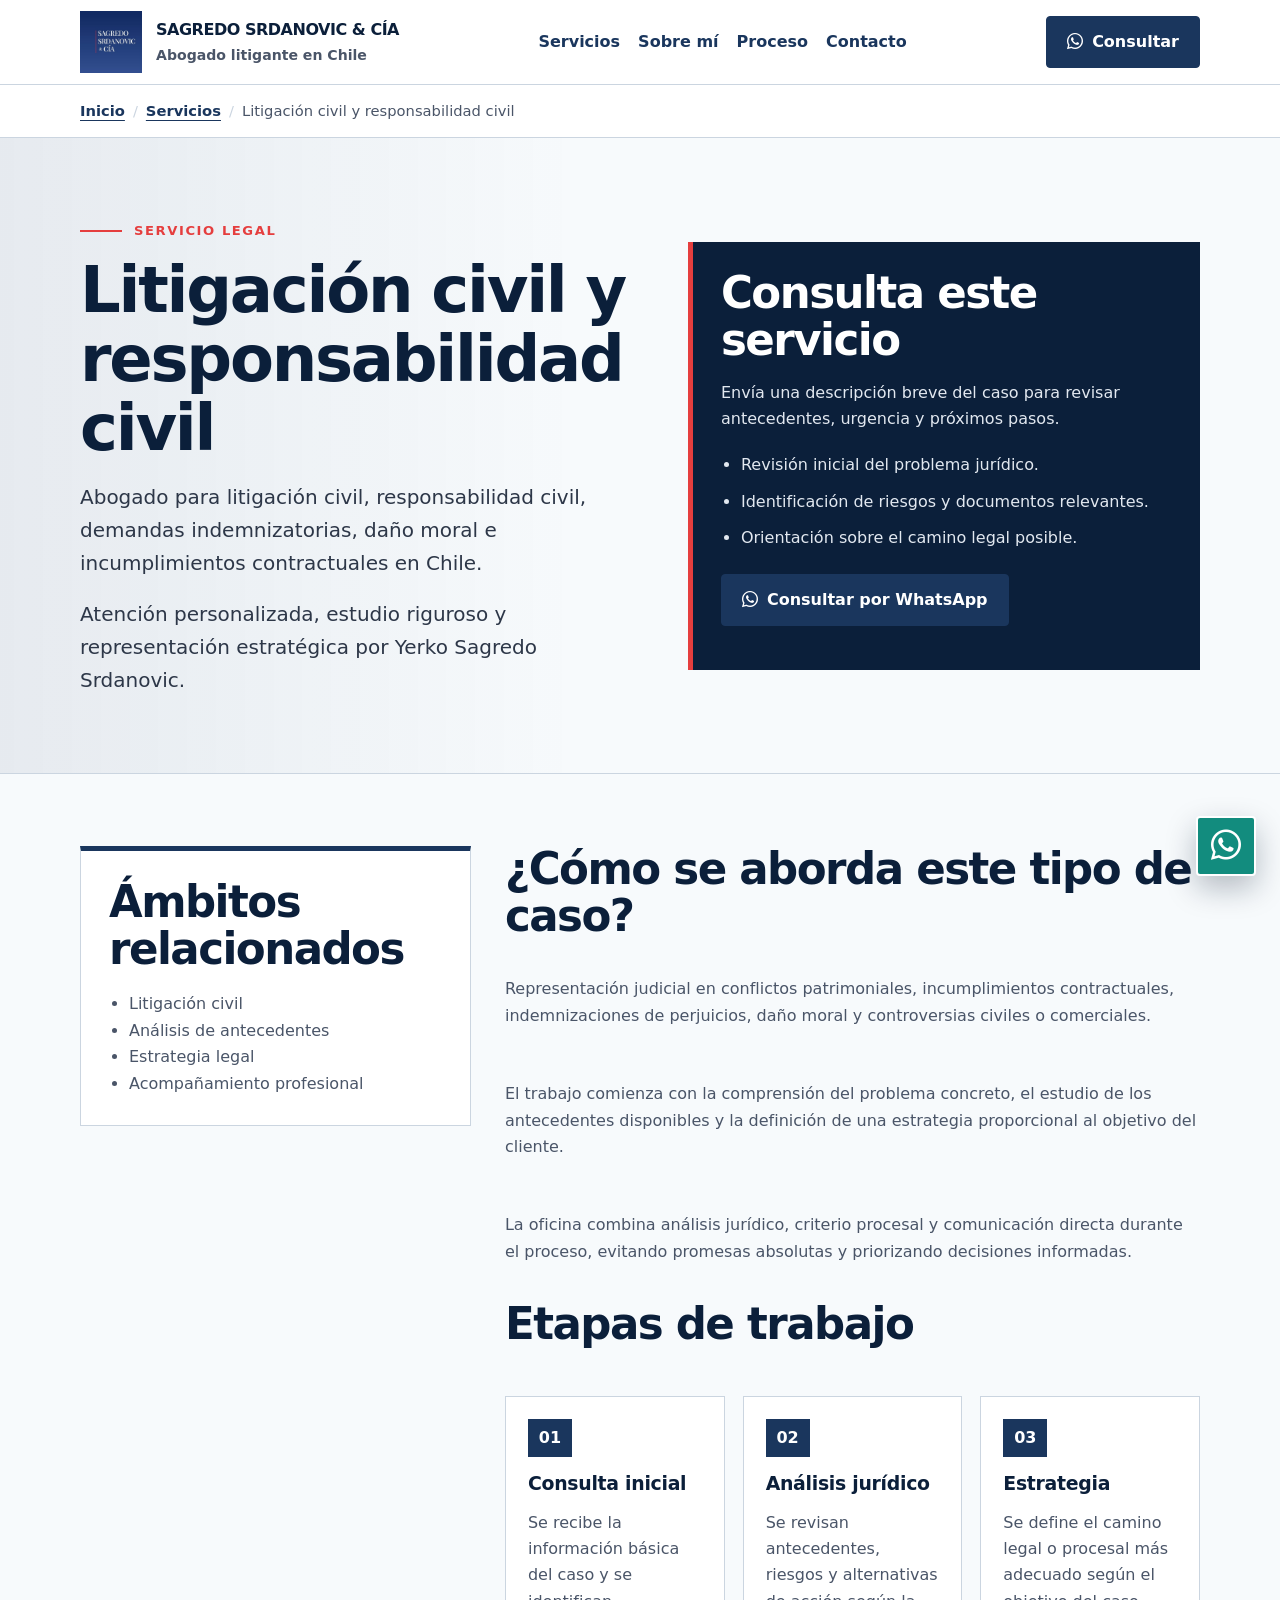
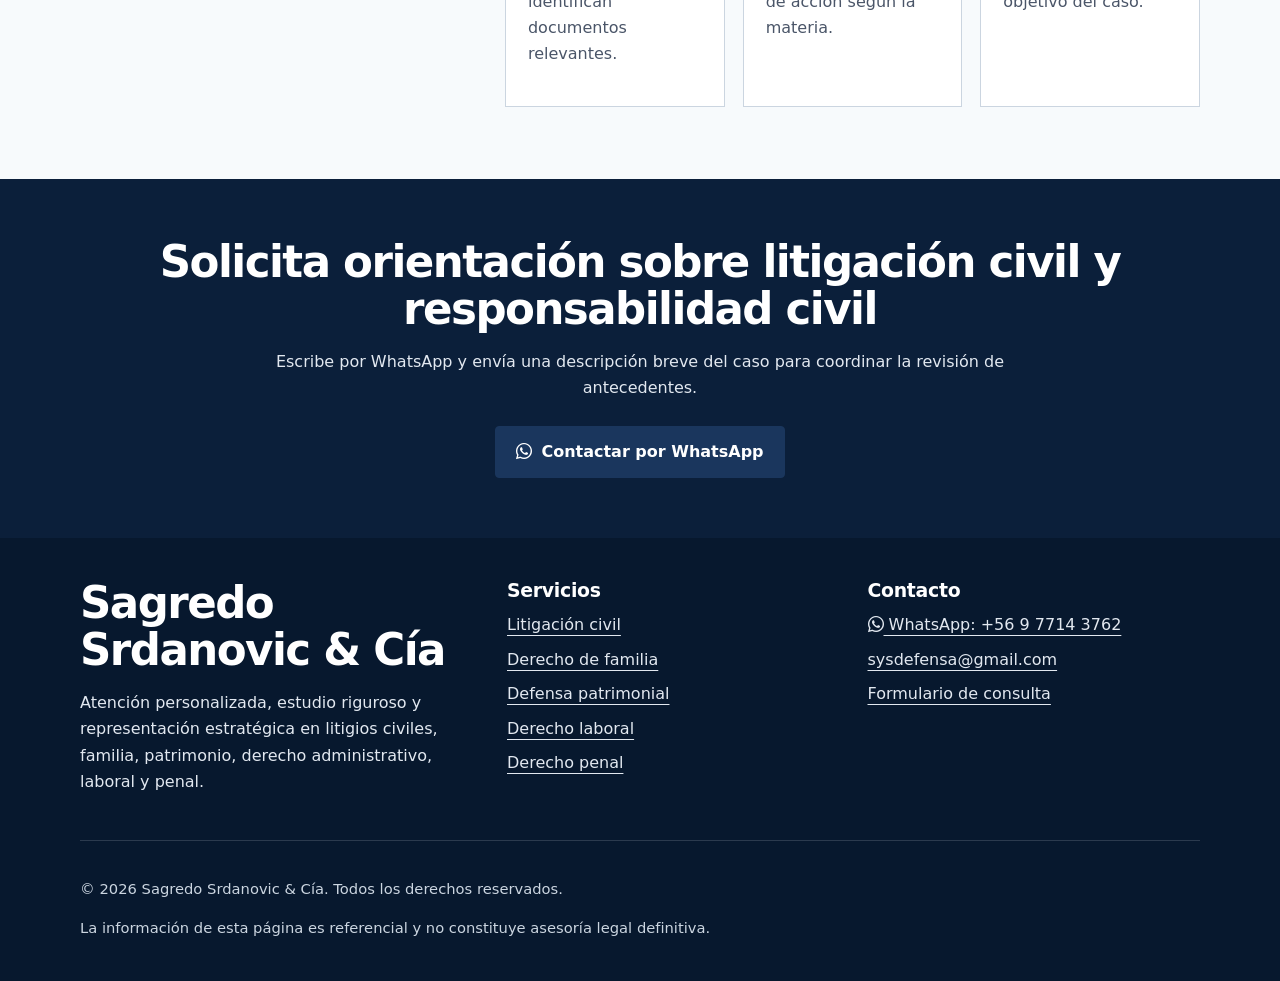
<file: litigacion-civil-responsabilidad-civil.html>
<!DOCTYPE html>
<html lang="es-CL">
<head>
  <meta charset="UTF-8" />
  <meta name="viewport" content="width=device-width, initial-scale=1.0" />

  <title>Litigación civil y responsabilidad civil | Abogado en Chile | Yerko Sagredo Srdanovic</title>
  <meta name="description" content="Abogado para litigación civil, responsabilidad civil, demandas indemnizatorias, daño moral e incumplimientos contractuales en Chile." />
  <meta name="keywords" content="litigación civil, responsabilidad contractual y extracontractual, daño moral, indemnización de perjuicios, abogado en Chile, Yerko Sagredo Srdanovic, Sagredo Srdanovic" />
  <meta name="author" content="Yerko Sagredo Srdanovic" />
  <meta name="robots" content="index, follow, max-image-preview:large, max-snippet:-1, max-video-preview:-1" />
  <meta name="googlebot" content="index, follow, max-image-preview:large, max-snippet:-1, max-video-preview:-1" />
  <meta name="theme-color" content="#1A365D" />
  <link rel="canonical" href="https://www.sagredosrdanovic.cl/litigacion-civil-responsabilidad-civil.html" />
  <link rel="alternate" hreflang="es-cl" href="https://www.sagredosrdanovic.cl/litigacion-civil-responsabilidad-civil.html" />
  <link rel="alternate" hreflang="x-default" href="https://www.sagredosrdanovic.cl/litigacion-civil-responsabilidad-civil.html" />
  <link rel="icon" href="/favicon.ico" sizes="any" />
  <link rel="icon" href="/favicon.svg" type="image/svg+xml" />
  <link rel="apple-touch-icon" href="/assets/apple-touch-icon.png" />

  <meta property="og:locale" content="es_CL" />
  <meta property="og:type" content="article" />
  <meta property="og:site_name" content="Sagredo Srdanovic &amp; Cía" />
  <meta property="og:title" content="Litigación civil y responsabilidad civil | Abogado en Chile | Yerko Sagredo Srdanovic" />
  <meta property="og:description" content="Abogado para litigación civil, responsabilidad civil, demandas indemnizatorias, daño moral e incumplimientos contractuales en Chile." />
  <meta property="og:url" content="https://www.sagredosrdanovic.cl/litigacion-civil-responsabilidad-civil.html" />
  <meta property="og:image" content="https://www.sagredosrdanovic.cl/assets/og-yerko-sagredo-srdanovic.jpg" />
  <meta property="og:image:width" content="1200" />
  <meta property="og:image:height" content="630" />

  <meta name="twitter:card" content="summary_large_image" />
  <meta name="twitter:title" content="Litigación civil y responsabilidad civil | Abogado en Chile | Yerko Sagredo Srdanovic" />
  <meta name="twitter:description" content="Abogado para litigación civil, responsabilidad civil, demandas indemnizatorias, daño moral e incumplimientos contractuales en Chile." />
  <meta name="twitter:image" content="https://www.sagredosrdanovic.cl/assets/og-yerko-sagredo-srdanovic.jpg" />

  <script type="application/ld+json">
{
  "@context": "https://schema.org",
  "@graph": [
    {
      "@type": "LegalService",
      "@id": "https://www.sagredosrdanovic.cl/#legalservice",
      "name": "Sagredo Srdanovic & Cía",
      "url": "https://www.sagredosrdanovic.cl/",
      "logo": "https://www.sagredosrdanovic.cl/assets/logo-sagredo-srdanovic-cia.png",
      "telephone": "+56 9 7714 3762",
      "email": "sysdefensa@gmail.com",
      "areaServed": {
        "@type": "Country",
        "name": "Chile"
      },
      "availableLanguage": [
        "es-CL",
        "Spanish"
      ]
    },
    {
      "@type": "Person",
      "@id": "https://www.sagredosrdanovic.cl/#yerko-sagredo-srdanovic",
      "name": "Yerko Sagredo Srdanovic",
      "jobTitle": "Abogado",
      "worksFor": {
        "@id": "https://www.sagredosrdanovic.cl/#legalservice"
      }
    },
    {
      "@type": "WebSite",
      "@id": "https://www.sagredosrdanovic.cl/#website",
      "url": "https://www.sagredosrdanovic.cl/",
      "name": "Sagredo Srdanovic & Cía",
      "inLanguage": "es-CL",
      "publisher": {
        "@id": "https://www.sagredosrdanovic.cl/#legalservice"
      }
    },
    {
      "@type": "Service",
      "@id": "https://www.sagredosrdanovic.cl/litigacion-civil-responsabilidad-civil.html#service",
      "name": "Litigación civil y responsabilidad civil",
      "description": "Abogado para litigación civil, responsabilidad civil, demandas indemnizatorias, daño moral e incumplimientos contractuales en Chile.",
      "provider": {
        "@id": "https://www.sagredosrdanovic.cl/#legalservice"
      },
      "areaServed": {
        "@type": "Country",
        "name": "Chile"
      },
      "serviceType": "Litigación civil y responsabilidad civil",
      "url": "https://www.sagredosrdanovic.cl/litigacion-civil-responsabilidad-civil.html"
    },
    {
      "@type": "WebPage",
      "@id": "https://www.sagredosrdanovic.cl/litigacion-civil-responsabilidad-civil.html#webpage",
      "url": "https://www.sagredosrdanovic.cl/litigacion-civil-responsabilidad-civil.html",
      "name": "Litigación civil y responsabilidad civil | Yerko Sagredo Srdanovic",
      "description": "Abogado para litigación civil, responsabilidad civil, demandas indemnizatorias, daño moral e incumplimientos contractuales en Chile.",
      "isPartOf": {
        "@id": "https://www.sagredosrdanovic.cl/#website"
      },
      "about": {
        "@id": "https://www.sagredosrdanovic.cl/litigacion-civil-responsabilidad-civil.html#service"
      },
      "dateModified": "2026-06-05",
      "inLanguage": "es-CL"
    },
    {
      "@type": "BreadcrumbList",
      "@id": "https://www.sagredosrdanovic.cl/litigacion-civil-responsabilidad-civil.html#breadcrumb",
      "itemListElement": [
        {
          "@type": "ListItem",
          "position": 1,
          "name": "Inicio",
          "item": "https://www.sagredosrdanovic.cl/"
        },
        {
          "@type": "ListItem",
          "position": 2,
          "name": "Servicios",
          "item": "https://www.sagredosrdanovic.cl/#servicios"
        },
        {
          "@type": "ListItem",
          "position": 3,
          "name": "Litigación civil y responsabilidad civil",
          "item": "https://www.sagredosrdanovic.cl/litigacion-civil-responsabilidad-civil.html"
        }
      ]
    }
  ]
}
  </script>

  <link rel="preconnect" href="https://cdn.jsdelivr.net" crossorigin />
  <link rel="dns-prefetch" href="//cdn.jsdelivr.net" />
  <link rel="stylesheet" href="https://cdn.jsdelivr.net/npm/bootstrap-icons@1.11.3/font/bootstrap-icons.min.css" />
  <link rel="stylesheet" href="assets/seo-page.css" />
</head>

<body>
  <header class="site-header">
    <div class="container header-inner">
      <a class="brand" href="index.html" aria-label="Ir al inicio de Sagredo Srdanovic y Compañía">
        <img class="brand-logo" src="assets/logo-sagredo-srdanovic-cia.png" alt="Logo de Sagredo Srdanovic &amp; Cía" width="320" height="320" />
        <span>
          <span class="brand-name">Sagredo Srdanovic &amp; Cía</span>
          <span class="brand-subtitle">Abogado litigante en Chile</span>
        </span>
      </a>

      <nav class="nav" aria-label="Navegación principal">
        <a href="index.html#servicios">Servicios</a>
        <a href="index.html#sobre-mi">Sobre mí</a>
        <a href="index.html#proceso">Proceso</a>
        <a href="index.html#contacto">Contacto</a>
      </nav>

      <a class="btn btn-primary" href="https://api.whatsapp.com/send?phone=56977143762&text=Hola%2C%20me%20gustar%C3%ADa%20solicitar%20orientaci%C3%B3n%20legal.%0A%0AServicio%20de%20inter%C3%A9s%3A%20Litigaci%C3%B3n%20civil%20y%20responsabilidad%20civil%0A%0AQuedo%20atento/a%20a%20su%20respuesta." target="_blank" rel="noopener noreferrer">
        <i class="bi bi-whatsapp" aria-hidden="true"></i>
        Consultar
      </a>
    </div>
  </header>

  <main>
    <nav class="breadcrumbs" aria-label="Ruta de navegación">
      <div class="container">
        <ol>
          <li><a href="index.html">Inicio</a></li>
          <li><a href="index.html#servicios">Servicios</a></li>
          <li aria-current="page">Litigación civil y responsabilidad civil</li>
        </ol>
      </div>
    </nav>

    <section class="hero">
      <div class="container hero-grid">
        <div>
          <p class="eyebrow">Servicio legal</p>
          <h1>Litigación civil y responsabilidad civil</h1>
          <p class="lead">Abogado para litigación civil, responsabilidad civil, demandas indemnizatorias, daño moral e incumplimientos contractuales en Chile.</p>
          <p class="lead">Atención personalizada, estudio riguroso y representación estratégica por Yerko Sagredo Srdanovic.</p>
        </div>

        <aside class="hero-card" aria-labelledby="consulta-title">
          <h2 id="consulta-title">Consulta este servicio</h2>
          <p>Envía una descripción breve del caso para revisar antecedentes, urgencia y próximos pasos.</p>
          <ul>
            <li>Revisión inicial del problema jurídico.</li>
            <li>Identificación de riesgos y documentos relevantes.</li>
            <li>Orientación sobre el camino legal posible.</li>
          </ul>
          <p style="margin-top:22px;">
            <a class="btn btn-primary" href="https://api.whatsapp.com/send?phone=56977143762&text=Hola%2C%20me%20gustar%C3%ADa%20solicitar%20orientaci%C3%B3n%20legal.%0A%0AServicio%20de%20inter%C3%A9s%3A%20Litigaci%C3%B3n%20civil%20y%20responsabilidad%20civil%0A%0AQuedo%20atento/a%20a%20su%20respuesta." target="_blank" rel="noopener noreferrer">
              <i class="bi bi-whatsapp" aria-hidden="true"></i>
              Consultar por WhatsApp
            </a>
          </p>
        </aside>
      </div>
    </section>

    <section class="section">
      <div class="container content-grid">
        <aside class="side-panel">
          <h2>Ámbitos relacionados</h2>
          <ul>
            <li>Litigación civil</li>
            <li>Análisis de antecedentes</li>
            <li>Estrategia legal</li>
            <li>Acompañamiento profesional</li>
          </ul>
        </aside>

        <article class="article-content">
          <h2>¿Cómo se aborda este tipo de caso?</h2>
          <p>Representación judicial en conflictos patrimoniales, incumplimientos contractuales, indemnizaciones de perjuicios, daño moral y controversias civiles o comerciales.</p>
          <p>El trabajo comienza con la comprensión del problema concreto, el estudio de los antecedentes disponibles y la definición de una estrategia proporcional al objetivo del cliente.</p>
          <p>La oficina combina análisis jurídico, criterio procesal y comunicación directa durante el proceso, evitando promesas absolutas y priorizando decisiones informadas.</p>

          <h2>Etapas de trabajo</h2>
          <div class="steps">
            <div class="step">
              <strong>01</strong>
              <h3>Consulta inicial</h3>
              <p>Se recibe la información básica del caso y se identifican documentos relevantes.</p>
            </div>
            <div class="step">
              <strong>02</strong>
              <h3>Análisis jurídico</h3>
              <p>Se revisan antecedentes, riesgos y alternativas de acción según la materia.</p>
            </div>
            <div class="step">
              <strong>03</strong>
              <h3>Estrategia</h3>
              <p>Se define el camino legal o procesal más adecuado según el objetivo del caso.</p>
            </div>
          </div>
        </article>
      </div>
    </section>

    <section class="cta">
      <div class="container">
        <h2>Solicita orientación sobre litigación civil y responsabilidad civil</h2>
        <p>Escribe por WhatsApp y envía una descripción breve del caso para coordinar la revisión de antecedentes.</p>
        <a class="btn btn-primary" href="https://api.whatsapp.com/send?phone=56977143762&text=Hola%2C%20me%20gustar%C3%ADa%20solicitar%20orientaci%C3%B3n%20legal.%0A%0AServicio%20de%20inter%C3%A9s%3A%20Litigaci%C3%B3n%20civil%20y%20responsabilidad%20civil%0A%0AQuedo%20atento/a%20a%20su%20respuesta." target="_blank" rel="noopener noreferrer">
          <i class="bi bi-whatsapp" aria-hidden="true"></i>
          Contactar por WhatsApp
        </a>
      </div>
    </section>
  </main>

  <a class="whatsapp-floating" href="https://api.whatsapp.com/send?phone=56977143762&text=Hola%2C%20me%20gustar%C3%ADa%20solicitar%20orientaci%C3%B3n%20legal.%0A%0AServicio%20de%20inter%C3%A9s%3A%20Litigaci%C3%B3n%20civil%20y%20responsabilidad%20civil%0A%0AQuedo%20atento/a%20a%20su%20respuesta." target="_blank" rel="noopener noreferrer" aria-label="Contactar por WhatsApp a Sagredo Srdanovic y Compañía sobre Litigación civil y responsabilidad civil">
    <i class="bi bi-whatsapp" aria-hidden="true"></i>
    <span class="sr-only">Contactar por WhatsApp</span>
  </a>

  <footer class="site-footer">
    <div class="container">
      <div class="footer-grid">
        <div>
          <h2>Sagredo Srdanovic &amp; Cía</h2>
          <p>Atención personalizada, estudio riguroso y representación estratégica en litigios civiles, familia, patrimonio, derecho administrativo, laboral y penal.</p>
        </div>
        <div>
          <h3>Servicios</h3>
          <ul>
            <li><a href="litigacion-civil-responsabilidad-civil.html">Litigación civil</a></li>
            <li><a href="derecho-familia.html">Derecho de familia</a></li>
            <li><a href="juicios-ejecutivos-defensa-patrimonial.html">Defensa patrimonial</a></li>
            <li><a href="derecho-laboral.html">Derecho laboral</a></li>
            <li><a href="derecho-penal.html">Derecho penal</a></li>
          </ul>
        </div>
        <div>
          <h3>Contacto</h3>
          <ul>
            <li><a href="https://api.whatsapp.com/send?phone=56977143762&text=Hola%2C%20me%20gustar%C3%ADa%20solicitar%20orientaci%C3%B3n%20legal." target="_blank" rel="noopener noreferrer"><i class="bi bi-whatsapp" aria-hidden="true"></i> WhatsApp: +56 9 7714 3762</a></li>
            <li><a href="mailto:sysdefensa@gmail.com">sysdefensa@gmail.com</a></li>
            <li><a href="index.html#contacto">Formulario de consulta</a></li>
          </ul>
        </div>
      </div>
      <div class="footer-bottom">
        <p>© 2026 Sagredo Srdanovic &amp; Cía. Todos los derechos reservados.</p>
        <p>La información de esta página es referencial y no constituye asesoría legal definitiva.</p>
      </div>
    </div>
  </footer>
</body>
</html>
</file>
<file: assets/seo-page.css>
:root {
  --primary: #1A365D;
  --primary-900: #0B1F3A;
  --secondary: #E53E3E;
  --tertiary: #3182CE;
  --neutral: #F7FAFC;
  --neutral-100: #EDF2F7;
  --neutral-200: #E2E8F0;
  --border: #CBD5E0;
  --text: #172033;
  --muted: #4A5568;
  --white: #FFFFFF;
  --font-heading: "Montserrat", "Aptos Display", "Segoe UI", system-ui, sans-serif;
  --font-body: "Inter", "Aptos", "Segoe UI", system-ui, sans-serif;
  --container: 1120px;
  --radius: 4px;
}
* { box-sizing: border-box; }
html { scroll-behavior: smooth; }
body {
  margin: 0;
  font-family: var(--font-body);
  color: var(--text);
  background: var(--neutral);
  line-height: 1.65;
}
img, svg { display: block; max-width: 100%; }
a { color: inherit; }
:focus-visible { outline: 3px solid var(--tertiary); outline-offset: 3px; }
.container { width: min(100% - 32px, var(--container)); margin-inline: auto; }
.site-header { background: var(--white); border-bottom: 1px solid var(--border); position: sticky; top: 0; z-index: 20; }
.header-inner { min-height: 84px; display: flex; align-items: center; justify-content: space-between; gap: 24px; }
.brand { display: inline-flex; align-items: center; gap: 14px; text-decoration: none; }
.brand-logo { width: 62px; height: 62px; object-fit: contain; background: var(--primary); }
.brand-name { display: block; font-family: var(--font-heading); font-weight: 900; color: var(--primary-900); letter-spacing: -0.03em; text-transform: uppercase; }
.brand-subtitle { display: block; color: var(--muted); font-size: 0.88rem; font-weight: 700; }
.nav { display: flex; gap: 18px; align-items: center; }
.nav a { color: var(--primary); font-weight: 850; text-decoration: none; }
.nav a:hover { text-decoration: underline; text-underline-offset: 5px; }
.btn {
  display: inline-flex; align-items: center; justify-content: center; gap: 9px;
  min-height: 48px; padding: 12px 20px; border: 1px solid transparent;
  border-radius: var(--radius); font-weight: 900; text-decoration: none; cursor: pointer;
}
.btn-primary { color: var(--white); background: var(--primary); border-color: var(--primary); }
.btn-primary:hover { background: var(--primary-900); border-color: var(--primary-900); }
.btn-secondary { color: var(--primary); background: var(--white); border-color: rgba(26,54,93,.32); }
.btn-secondary:hover { border-color: var(--primary); background: var(--neutral); }
.breadcrumbs { padding: 14px 0; background: var(--white); border-bottom: 1px solid var(--border); font-size: .92rem; }
.breadcrumbs ol { display: flex; flex-wrap: wrap; gap: 8px; margin: 0; padding: 0; list-style: none; color: var(--muted); }
.breadcrumbs a { color: var(--primary); font-weight: 850; text-decoration: underline; text-underline-offset: 4px; }
.breadcrumbs li::after { content: "/"; margin-left: 8px; color: var(--border); }
.breadcrumbs li:last-child::after { content: ""; margin-left: 0; }
.hero {
  padding: 76px 0;
  background:
    linear-gradient(90deg, rgba(26,54,93,.08), transparent 45%),
    var(--neutral);
  border-bottom: 1px solid var(--border);
}
.hero-grid { display: grid; grid-template-columns: 1.05fr .95fr; gap: 42px; align-items: center; }
.eyebrow { display: inline-flex; align-items: center; gap: 12px; margin: 0 0 14px; color: var(--secondary); font-size: .82rem; font-weight: 900; letter-spacing: .12em; text-transform: uppercase; }
.eyebrow::before { content: ""; width: 42px; height: 2px; background: var(--secondary); }
h1, h2, h3 { margin: 0; font-family: var(--font-heading); line-height: 1.08; color: var(--primary-900); letter-spacing: -.035em; }
h1 { font-size: clamp(2.2rem, 5vw, 4.2rem); }
h2 { font-size: clamp(1.8rem, 3.4vw, 2.8rem); }
h3 { font-size: 1.18rem; letter-spacing: -.015em; }
.lead { margin: 18px 0 0; color: #2D3748; font-size: clamp(1.05rem, 1.6vw, 1.25rem); }
.hero-card { padding: 28px; background: var(--primary-900); color: var(--white); border-left: 5px solid var(--secondary); }
.hero-card h2, .hero-card h3 { color: var(--white); }
.hero-card p, .hero-card li { color: var(--neutral-200); }
.hero-card ul { display: grid; gap: 10px; margin: 20px 0 0; padding-left: 20px; }
.section { padding: 72px 0; }
.content-grid { display: grid; grid-template-columns: .72fr 1.28fr; gap: 34px; align-items: start; }
.side-panel { padding: 28px; background: var(--white); border: 1px solid var(--border); border-top: 5px solid var(--primary); }
.side-panel ul { margin: 18px 0 0; padding-left: 20px; color: var(--muted); }
.article-content { display: grid; gap: 20px; }
.article-content p, .article-content li { color: var(--muted); }
.article-content ul { display: grid; gap: 12px; margin: 0; padding-left: 20px; }
.steps { display: grid; grid-template-columns: repeat(3,1fr); gap: 18px; margin-top: 28px; }
.step { background: var(--white); border: 1px solid var(--border); padding: 22px; }
.step strong { display: inline-flex; width: 44px; height: 38px; align-items: center; justify-content: center; color: var(--white); background: var(--primary); margin-bottom: 16px; font-family: var(--font-heading); }
.cta { padding: 60px 0; text-align: center; color: var(--white); background: var(--primary-900); }
.cta h2 { color: var(--white); }
.cta p { max-width: 740px; margin: 16px auto 24px; color: var(--neutral-200); }
.site-footer { padding: 42px 0 26px; color: var(--neutral-200); background: #07182E; }
.footer-grid { display: grid; grid-template-columns: 1.2fr 1fr 1fr; gap: 28px; }
.site-footer h2, .site-footer h3 { color: var(--white); margin-bottom: 12px; }
.site-footer a { color: var(--neutral-200); text-decoration: underline; text-underline-offset: 5px; }
.site-footer ul { display: grid; gap: 8px; margin: 0; padding: 0; list-style: none; }
.footer-bottom { padding-top: 22px; margin-top: 28px; border-top: 1px solid rgba(226,232,240,.16); color: #CBD5E0; font-size: .92rem; }
.whatsapp-floating {
  position: fixed; right: 24px; bottom: 24px; z-index: 40; width: 60px; height: 60px;
  display: inline-flex; align-items: center; justify-content: center; color: #fff;
  background: #128C7E; border: 2px solid #fff; border-radius: var(--radius);
  box-shadow: 0 12px 30px rgba(7,24,46,.28); text-decoration: none;
}
.whatsapp-floating:hover { background: #075E54; color: #fff; }
.whatsapp-floating i { font-size: 1.9rem; line-height: 1; }
.sr-only { position: absolute; width: 1px; height: 1px; padding: 0; margin: -1px; overflow: hidden; clip: rect(0,0,0,0); white-space: nowrap; border: 0; }
@media (max-width: 920px) {
  .hero-grid, .content-grid, .footer-grid { grid-template-columns: 1fr; }
  .steps { grid-template-columns: 1fr; }
  .nav { display: none; }
}
@media (max-width: 620px) {
  .container { width: min(100% - 24px, var(--container)); }
  .brand-subtitle { display: none; }
  .hero, .section { padding: 54px 0; }
  .btn { width: 100%; }
  .whatsapp-floating { right: 16px; bottom: 16px; width: 56px; height: 56px; }
}
</file>
